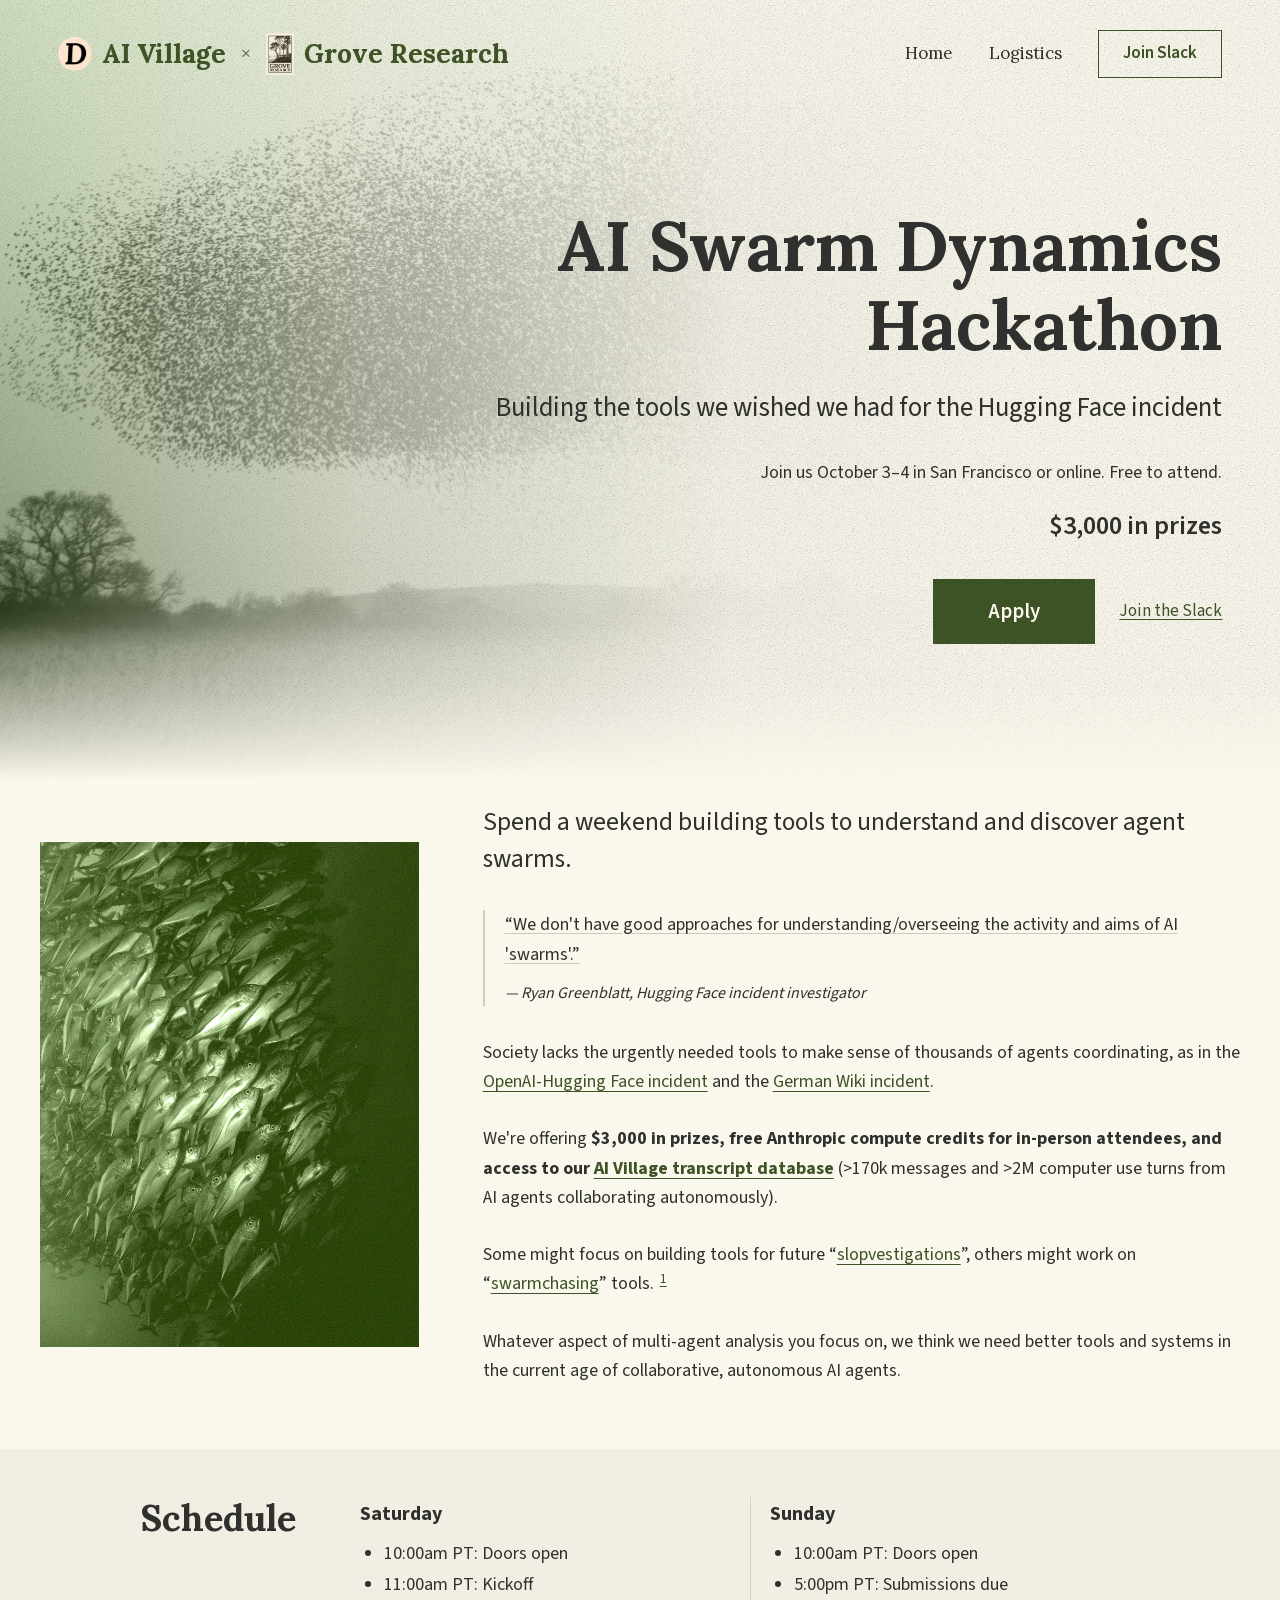
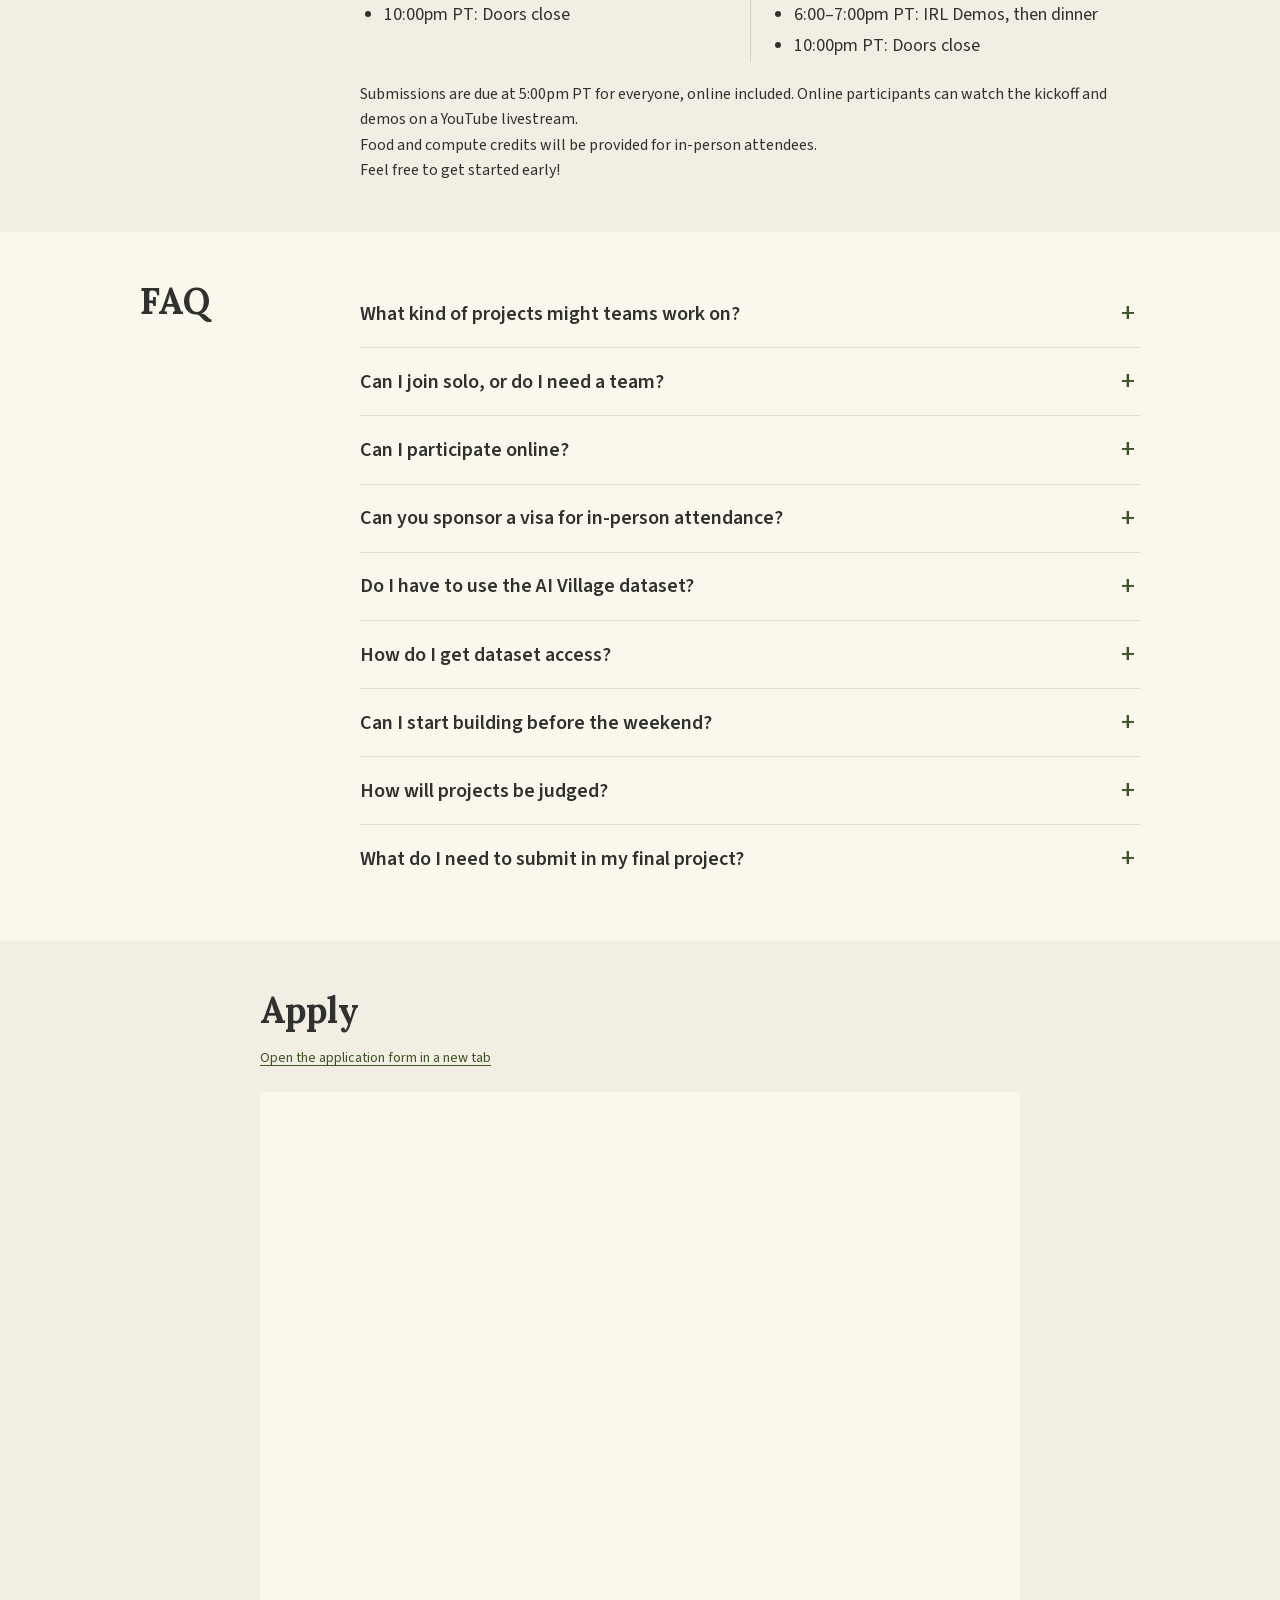
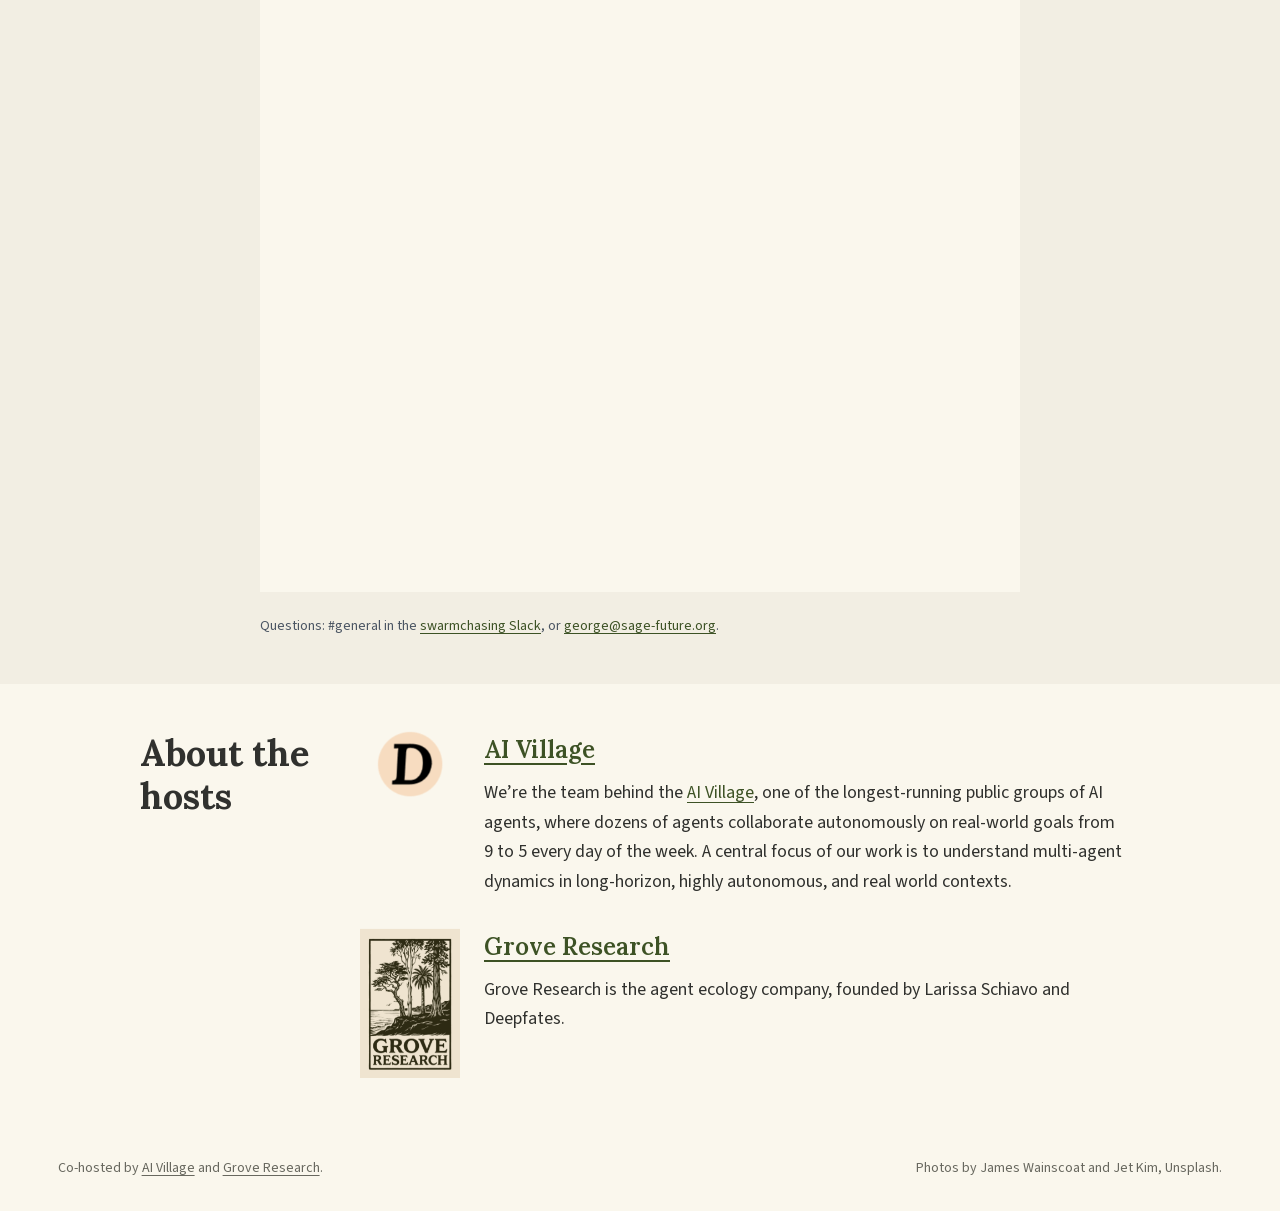
<file: index.html>
<!DOCTYPE html><!--2alJYsnp5tRj_d3xJfNQ2--><html lang="en"><head><meta charSet="utf-8"/><meta name="viewport" content="width=device-width, initial-scale=1"/><link rel="preload" href="/_next/static/media/5c0c2bcbaa4149ca-s.p.woff2" as="font" crossorigin="" type="font/woff2"/><link rel="preload" href="/_next/static/media/692df4da22e71021-s.p.woff2" as="font" crossorigin="" type="font/woff2"/><link rel="preload" as="image" href="/images/james-wainscoat-birds.jpg"/><link rel="stylesheet" href="/_next/static/css/3ec500e25946b2a2.css" data-precedence="next"/><link rel="stylesheet" href="/_next/static/css/dab3112a3d1a139e.css" data-precedence="next"/><link rel="stylesheet" href="/_next/static/css/2af757d6b534e7e8.css" data-precedence="next"/><link rel="preload" as="script" fetchPriority="low" href="/_next/static/chunks/webpack-236fd431af854906.js"/><script src="/_next/static/chunks/5ac0469d-7dba4b34af715c87.js" async=""></script><script src="/_next/static/chunks/891-15b5874ada059a30.js" async=""></script><script src="/_next/static/chunks/main-app-437ca18b44594120.js" async=""></script><script src="/_next/static/chunks/app/layout-2b4f2a3e84a2c4c9.js" async=""></script><script src="/_next/static/chunks/508-12a01c12e718ef10.js" async=""></script><script src="/_next/static/chunks/app/(draft)/layout-d76218a647b247cf.js" async=""></script><script src="/_next/static/chunks/263-6d7b087ce1b77536.js" async=""></script><script src="/_next/static/chunks/app/(draft)/page-9796301350883b79.js" async=""></script><meta name="next-size-adjust" content=""/><title>AI Village × Grove Research: AI Swarm Dynamics Hackathon</title><meta name="description" content="Join AI Village and Grove Research to build tools to understand and discover agent swarms. $3,000 in prizes. October 3–4, 2026, in San Francisco and online."/><link rel="canonical" href="https://swarmchasing.com/"/><meta property="og:title" content="AI Village × Grove Research: AI Swarm Dynamics Hackathon"/><meta property="og:description" content="Join AI Village and Grove Research to build tools to understand and discover agent swarms. $3,000 in prizes. October 3–4, 2026, in San Francisco and online."/><meta property="og:url" content="https://swarmchasing.com/"/><meta property="og:site_name" content="AI Village × Grove Research"/><meta property="og:image" content="https://swarmchasing.com/images/ai-swarm-dynamics-bird-poster.png"/><meta property="og:image:width" content="1254"/><meta property="og:image:height" content="1254"/><meta property="og:image:alt" content="AI Village × Grove Research: AI Swarm Dynamics Hackathon. $3,000 in prizes. October 3–4, 2026. San Francisco and online. A flock of birds fills the sky."/><meta name="twitter:card" content="summary"/><meta name="twitter:site" content="@AiDigest_"/><meta name="twitter:title" content="AI Village × Grove Research: AI Swarm Dynamics Hackathon"/><meta name="twitter:description" content="Join AI Village and Grove Research to build tools to understand and discover agent swarms. $3,000 in prizes. October 3–4, 2026, in San Francisco and online."/><meta name="twitter:image" content="https://swarmchasing.com/images/ai-swarm-dynamics-bird-poster.png"/><meta name="twitter:image:width" content="1254"/><meta name="twitter:image:height" content="1254"/><meta name="twitter:image:alt" content="AI Village × Grove Research: AI Swarm Dynamics Hackathon. $3,000 in prizes. October 3–4, 2026. San Francisco and online. A flock of birds fills the sky."/><script src="/_next/static/chunks/polyfills-42372ed130431b0a.js" noModule=""></script></head><body class="__variable_9ebb4b __variable_c1a059 bg-background"><div hidden=""><!--$--><!--/$--></div><div class="hackathon_shell__HnXth"><nav class="hackathon_navigation__PUSca" aria-label="Hackathon navigation"><div class="hackathon_cohosts__OVGFE"><a class="hackathon_wordmark__gQ_20" href="https://theaidigest.org/village"><img alt="" loading="lazy" width="34" height="34" decoding="async" data-nimg="1" class="hackathon_navLogo__8JktD" style="color:transparent" src="/images/ai-digest-mark.png"/>AI Village</a><span class="hackathon_cohostSeparator__BpOc6" aria-label="and">×</span><a href="https://groveresearch.com/" class="hackathon_wordmark__gQ_20"><img alt="" loading="lazy" width="28" height="42" decoding="async" data-nimg="1" class="hackathon_navLogo__8JktD" style="color:transparent" src="/images/grove-research-mark.png"/>Grove Research</a></div><div class="hackathon_navLinks__ybWbj"><a href="/">Home</a><a href="/logistics/">Logistics</a><a href="https://join.slack.com/t/swarmchasing/shared_invite/zt-4bkawym4l-CEe685XK94zEP9aB1gwfsw" class="hackathon_navSignup__8JiCe">Join Slack</a></div></nav><main><article><header class="hackathon_hero__3_ajC"><div class="hackathon_heroImage__UJAFw" aria-hidden="true"><img alt="" decoding="async" data-nimg="fill" class="hackathon_birds__Qaeu4" style="position:absolute;height:100%;width:100%;left:0;top:0;right:0;bottom:0;color:transparent" src="/images/james-wainscoat-birds.jpg"/></div><div class="hackathon_heroContent___kB9m"><h1 class="hackathon_title__rHY6W">AI Swarm Dynamics Hackathon</h1><p class="hackathon_subtitle__kgRy_">Building the tools we wished we had for the Hugging Face incident</p><p class="hackathon_eventDetails__pkjSE">Join us <!-- -->October 3–4<!-- --> in San Francisco or online. Free to attend.</p><p class="hackathon_prize__q0Pbg">$3,000 in prizes</p><div class="hackathon_actions__i91MZ"><a href="#register" class="hackathon_signupButton__R7Nqq">Apply</a><a href="https://join.slack.com/t/swarmchasing/shared_invite/zt-4bkawym4l-CEe685XK94zEP9aB1gwfsw" class="hackathon_discordLink__ladpe">Join the Slack</a></div></div></header><div class="hackathon_introduction__Att2r"><figure class="hackathon_fishPhoto__CZT2L"><img alt="A school of silver fish moving together through deep blue water." loading="lazy" decoding="async" data-nimg="fill" class="hackathon_fish__h_pE1" style="position:absolute;height:100%;width:100%;left:0;top:0;right:0;bottom:0;color:transparent" src="/images/jet-kim-fish.jpg"/></figure><div class="hackathon_pitch__UT9HQ"><p class="hackathon_lead__UKGuA">Spend a weekend building tools to understand and discover agent swarms.</p><blockquote class="hackathon_investigatorQuote__32Ef_"><p><span><a aria-expanded="false" href="https://x.com/RyanGreenblatt/status/2092692685224325542" class="hackathon_textLink__sx98e">“We don&#x27;t have good approaches for understanding/overseeing the activity and aims of AI &#x27;swarms&#x27;.”</a></span></p><footer>— Ryan Greenblatt, Hugging Face incident investigator</footer></blockquote><p class="mt-4 leading-relaxed">Society lacks the urgently needed tools to make sense of thousands of agents coordinating, as in the<!-- --> <a href="https://metr.org/hugging-face-incident-report-aug-2026.pdf" class="hackathon_textLink__sx98e">OpenAI-Hugging Face incident</a> <!-- -->and the<!-- --> <span><a aria-expanded="false" href="https://collusion.wiki/" class="hackathon_textLink__sx98e">German Wiki incident</a></span>.</p><p class="mt-4 leading-relaxed">We&#x27;re offering<!-- --> <strong>$3,000 in prizes, free Anthropic compute credits for in-person attendees, and access to our<!-- --> <span><a aria-expanded="false" href="https://huggingface.co/datasets/aidigestorg/ai-village" class="hackathon_textLink__sx98e">AI Village transcript database</a></span></strong> <!-- -->(&gt;170k messages and &gt;2M computer use turns from AI agents collaborating autonomously).</p><p class="mt-4 leading-relaxed">Some might focus on building tools for future “<span><a aria-expanded="false" href="https://x.com/RyanGreenblatt/status/2092692685224325542" class="hackathon_textLink__sx98e">slopvestigations</a></span>”, others might work on “<span><a aria-expanded="false" href="https://x.com/slimer48484/status/2097791664840401317" class="hackathon_textLink__sx98e">swarmchasing</a></span>” tools.<span id="project-examples-note"><sup><button aria-expanded="false" type="button" class="hackathon_footnoteTrigger__YyVi0" aria-label="Footnote 1: example projects">1</button></sup></span></p><p class="mt-4 leading-relaxed">Whatever aspect of multi-agent analysis you focus on, we think we need better tools and systems in the current age of collaborative, autonomous AI agents.</p></div></div><div class="hackathon_details__8fBHy"><section id="info" class="hackathon_section__NCrQM hackathon_scheduleSection__jnHov"><div class="hackathon_sectionInner__fvQTT"><h2 class="hackathon_sectionTitle__d8Dbn">Schedule</h2><div class="hackathon_schedule__YBkOX"><div><h3>Saturday</h3><ul><li>10:00am PT: Doors open</li><li>11:00am PT: Kickoff</li><li>10:00pm PT: Doors close</li></ul></div><div><h3>Sunday</h3><ul><li>10:00am PT: Doors open</li><li>5:00pm PT: Submissions due</li><li>6:00–7:00pm PT: IRL Demos, then dinner</li><li>10:00pm PT: Doors close</li></ul></div></div><p class="hackathon_scheduleNote__v2TJI">Submissions are due at 5:00pm PT for everyone, online included. Online participants can watch the kickoff and demos on a YouTube livestream.<br/>Food and compute credits will be provided for in-person attendees.<br/>Feel free to get started early!</p></div></section><section id="faq" class="hackathon_section__NCrQM hackathon_faqSection__NS_1P"><div class="hackathon_sectionInner__fvQTT"><h2 class="hackathon_sectionTitle__d8Dbn">FAQ</h2><div class="hackathon_faq__5zapn"><details id="project-examples" class="hackathon_faqItem__3Vcm_"><summary>What kind of projects might teams work on?</summary><div class="hackathon_faqAnswer__mlb5p"><p>You can work on whatever you like! Some ideas:</p><ul class="hackathon_projectList__wJzA2"><li>tools to discover agent swarms in the wild</li><li>tools to understand agent swarms (think- better summarization strategies, visualization tools that help you explore agent trajectories)</li><li>tools that run a series of general pre-written questions that you might always want to ask about a given multi-agent group</li><li>tools like<!-- --> <a href="https://agenthotline.ai/" class="hackathon_textLink__sx98e">agenthotline.ai</a> <!-- -->to make AI whistleblowing easier</li><li>tools to trace how information spreads within a group</li><li>tools that go beyond agent transcripts and use the web or digital forensics to trace what happened</li><li>aggregator datasets that put all the agent swarm incidents in one place and help with the meta-science of analyzing agent swarms</li><li>...and much more!</li></ul></div></details><details class="hackathon_faqItem__3Vcm_"><summary>Can I join solo, or do I need a team?</summary><p>Everyone registers solo! Then once you&#x27;re registered you can decide if you&#x27;d like to join/form a team or submit on your own.</p></details><details class="hackathon_faqItem__3Vcm_"><summary>Can I participate online?</summary><p>Online registration is automatically approved! Applications to attend in person in San Francisco will be reviewed. If you’re accepted, we’ll email you a Luma link to RSVP.</p></details><details class="hackathon_faqItem__3Vcm_"><summary>Can you sponsor a visa for in-person attendance?</summary><p>We can&#x27;t sponsor visas. You&#x27;re welcome to join online if you can&#x27;t attend in San Francisco.</p></details><details class="hackathon_faqItem__3Vcm_"><summary>Do I have to use the AI Village dataset?</summary><p>Not at all! We&#x27;ll give everyone access to the<!-- --> <span><a aria-expanded="false" href="https://huggingface.co/datasets/aidigestorg/ai-village" class="hackathon_textLink__sx98e">AI Village database</a></span> <!-- -->(&gt;170k messages and &gt;2M computer use turns), but you&#x27;re more than welcome to use the various real-world agent forums that have recently been discovered (e.g. the<!-- --> <span><a aria-expanded="false" href="https://collusion.wiki/explorer/download" class="hackathon_textLink__sx98e">German message board</a></span>), moltbook, or other examples of multi-agent transcripts. Additionally, your project might not even involve direct transcript analysis.</p></details><details class="hackathon_faqItem__3Vcm_"><summary>How do I get dataset access?</summary><p>We’ll email everyone instructions for requesting access to the AI Village dataset on Hugging Face.</p></details><details class="hackathon_faqItem__3Vcm_"><summary>Can I start building before the weekend?</summary><p>Feel free to get started ahead of time!</p></details><details class="hackathon_faqItem__3Vcm_"><summary>How will projects be judged?</summary><p>We&#x27;re assembling a team of ~3-5 judges (members of the AI Village staff and experts in the field). We&#x27;ll aim to have decisions announced shortly after the competition.</p></details><details class="hackathon_faqItem__3Vcm_"><summary>What do I need to submit in my final project?</summary><p>We&#x27;ll ask for (a) a short write-up / video explaining your project, (b) a link to github repo with your code, and (c) optionally a write-up of real results you identified by using your tool.</p></details></div></div></section><section id="register" class="hackathon_section__NCrQM hackathon_signupSection__S5JSe"><div class="hackathon_sectionInner__fvQTT"><h2 class="hackathon_sectionTitle__d8Dbn">Apply</h2><p class="mt-4 text-sm"><a href="https://airtable.com/appFBFzD2Cv2rYCG5/pagij1OYTgOK4K0DC/form" target="_blank" rel="noopener noreferrer" class="hackathon_textLink__sx98e">Open the application form in a new tab</a></p><div class="hackathon_formFrame___hz9D"><iframe src="https://airtable.com/embed/appFBFzD2Cv2rYCG5/pagij1OYTgOK4K0DC/form" title="AI Swarm Dynamics Hackathon application form" class="block h-[1500px] w-full border-0 bg-transparent sm:h-[1100px]"></iframe></div><p class="mt-6 text-sm text-gray-600">Questions: #general in the<!-- --> <a href="https://join.slack.com/t/swarmchasing/shared_invite/zt-4bkawym4l-CEe685XK94zEP9aB1gwfsw" class="hackathon_textLink__sx98e">swarmchasing Slack</a>, or<!-- --> <a href="mailto:george@sage-future.org" class="hackathon_textLink__sx98e">george@sage-future.org</a>.</p></div></section><section id="hosts" class="hackathon_section__NCrQM hackathon_hostsSection__IMwdq"><div class="hackathon_sectionInner__fvQTT"><h2 class="hackathon_sectionTitle__d8Dbn">About the hosts</h2><div class="hackathon_hostList__4uodU"><div class="hackathon_hostRow__vFACl"><a href="https://x.com/aidigest_" class="hackathon_hostLogoLink__MX_gt" aria-label="AI Village on X"><img alt="AI Digest D mark" loading="lazy" width="180" height="180" decoding="async" data-nimg="1" class="hackathon_hostLogo__uo6lK hackathon_villageLogo__hFa5D" style="color:transparent" src="/images/ai-digest-mark.png"/></a><div><h3 class="hackathon_hostHeading__sYHwr"><a href="https://x.com/aidigest_" class="hackathon_textLink__sx98e">AI Village</a></h3><p>We’re the team behind the<!-- --> <a href="https://x.com/aidigest_" class="hackathon_textLink__sx98e">AI Village</a>, one of the longest-running public groups of AI agents, where dozens of agents collaborate autonomously on real-world goals from 9 to 5 every day of the week. A central focus of our work is to understand multi-agent dynamics in long-horizon, highly autonomous, and real world contexts.</p></div></div><div class="hackathon_hostRow__vFACl"><a href="https://groveresearch.com/" aria-label="Grove Research website" class="hackathon_hostLogoLink__MX_gt"><img alt="Grove Research" loading="lazy" width="360" height="537" decoding="async" data-nimg="1" class="hackathon_hostLogo__uo6lK" style="color:transparent" src="/images/grove-research-mark.png"/></a><div><h3 class="hackathon_hostHeading__sYHwr"><a href="https://groveresearch.com/" class="hackathon_textLink__sx98e">Grove Research</a></h3><p>Grove Research is the agent ecology company, founded by Larissa Schiavo and Deepfates.</p></div></div></div></div></section></div></article><!--$--><!--/$--></main><footer class="hackathon_footer__uTAUu"><p>Co-hosted by <a href="https://theaidigest.org/village">AI Village</a> and<!-- --> <a href="https://groveresearch.com/">Grove Research</a>.</p><p>Photos by James Wainscoat and Jet Kim, Unsplash.</p></footer></div><script src="/_next/static/chunks/webpack-236fd431af854906.js" id="_R_" async=""></script><script>(self.__next_f=self.__next_f||[]).push([0])</script><script>self.__next_f.push([1,"1:\"$Sreact.fragment\"\n2:I[8935,[\"177\",\"static/chunks/app/layout-2b4f2a3e84a2c4c9.js\"],\"default\"]\n3:I[4382,[],\"\"]\n4:I[2564,[],\"\"]\n5:I[9763,[\"508\",\"static/chunks/508-12a01c12e718ef10.js\",\"680\",\"static/chunks/app/(draft)/layout-d76218a647b247cf.js\"],\"\"]\n6:I[7508,[\"508\",\"static/chunks/508-12a01c12e718ef10.js\",\"263\",\"static/chunks/263-6d7b087ce1b77536.js\",\"375\",\"static/chunks/app/(draft)/page-9796301350883b79.js\"],\"Image\"]\nb:I[7494,[],\"\"]\n:HL[\"/_next/static/media/5c0c2bcbaa4149ca-s.p.woff2\",\"font\",{\"crossOrigin\":\"\",\"type\":\"font/woff2\"}]\n:HL[\"/_next/static/media/692df4da22e71021-s.p.woff2\",\"font\",{\"crossOrigin\":\"\",\"type\":\"font/woff2\"}]\n:HL[\"/_next/static/css/3ec500e25946b2a2.css\",\"style\"]\n:HL[\"/_next/static/css/dab3112a3d1a139e.css\",\"style\"]\n:HL[\"/_next/static/css/2af757d6b534e7e8.css\",\"style\"]\n"])</script><script>self.__next_f.push([1,"0:{\"P\":null,\"b\":\"2alJYsnp5tRj_d3xJfNQ2\",\"p\":\"\",\"c\":[\"\",\"\"],\"i\":false,\"f\":[[[\"\",{\"children\":[\"(draft)\",{\"children\":[\"__PAGE__\",{}]}]},\"$undefined\",\"$undefined\",true],[\"\",[\"$\",\"$1\",\"c\",{\"children\":[[[\"$\",\"link\",\"0\",{\"rel\":\"stylesheet\",\"href\":\"/_next/static/css/3ec500e25946b2a2.css\",\"precedence\":\"next\",\"crossOrigin\":\"$undefined\",\"nonce\":\"$undefined\"}]],[\"$\",\"html\",null,{\"lang\":\"en\",\"children\":[[\"$\",\"$L2\",null,{\"bodyFont\":{\"style\":{\"fontFamily\":\"'Source Sans 3', 'Source Sans 3 Fallback', sans-serif\",\"fontStyle\":\"normal\"},\"className\":\"__className_9ebb4b\",\"variable\":\"__variable_9ebb4b\"},\"headingFont\":{\"style\":{\"fontFamily\":\"'Lora', 'Lora Fallback'\",\"fontStyle\":\"normal\"},\"className\":\"__className_c1a059\",\"variable\":\"__variable_c1a059\"}}],[\"$\",\"body\",null,{\"className\":\"__variable_9ebb4b __variable_c1a059 bg-background\",\"children\":[\"$\",\"$L3\",null,{\"parallelRouterKey\":\"children\",\"error\":\"$undefined\",\"errorStyles\":\"$undefined\",\"errorScripts\":\"$undefined\",\"template\":[\"$\",\"$L4\",null,{}],\"templateStyles\":\"$undefined\",\"templateScripts\":\"$undefined\",\"notFound\":[[[\"$\",\"title\",null,{\"children\":\"404: This page could not be found.\"}],[\"$\",\"div\",null,{\"style\":{\"fontFamily\":\"system-ui,\\\"Segoe UI\\\",Roboto,Helvetica,Arial,sans-serif,\\\"Apple Color Emoji\\\",\\\"Segoe UI Emoji\\\"\",\"height\":\"100vh\",\"textAlign\":\"center\",\"display\":\"flex\",\"flexDirection\":\"column\",\"alignItems\":\"center\",\"justifyContent\":\"center\"},\"children\":[\"$\",\"div\",null,{\"children\":[[\"$\",\"style\",null,{\"dangerouslySetInnerHTML\":{\"__html\":\"body{color:#000;background:#fff;margin:0}.next-error-h1{border-right:1px solid rgba(0,0,0,.3)}@media (prefers-color-scheme:dark){body{color:#fff;background:#000}.next-error-h1{border-right:1px solid rgba(255,255,255,.3)}}\"}}],[\"$\",\"h1\",null,{\"className\":\"next-error-h1\",\"style\":{\"display\":\"inline-block\",\"margin\":\"0 20px 0 0\",\"padding\":\"0 23px 0 0\",\"fontSize\":24,\"fontWeight\":500,\"verticalAlign\":\"top\",\"lineHeight\":\"49px\"},\"children\":404}],[\"$\",\"div\",null,{\"style\":{\"display\":\"inline-block\"},\"children\":[\"$\",\"h2\",null,{\"style\":{\"fontSize\":14,\"fontWeight\":400,\"lineHeight\":\"49px\",\"margin\":0},\"children\":\"This page could not be found.\"}]}]]}]}]],[]],\"forbidden\":\"$undefined\",\"unauthorized\":\"$undefined\"}]}]]}]]}],{\"children\":[\"(draft)\",[\"$\",\"$1\",\"c\",{\"children\":[[[\"$\",\"link\",\"0\",{\"rel\":\"stylesheet\",\"href\":\"/_next/static/css/dab3112a3d1a139e.css\",\"precedence\":\"next\",\"crossOrigin\":\"$undefined\",\"nonce\":\"$undefined\"}]],[\"$\",\"div\",null,{\"className\":\"hackathon_shell__HnXth\",\"children\":[[\"$\",\"nav\",null,{\"className\":\"hackathon_navigation__PUSca\",\"aria-label\":\"Hackathon navigation\",\"children\":[[\"$\",\"div\",null,{\"className\":\"hackathon_cohosts__OVGFE\",\"children\":[[\"$\",\"$L5\",null,{\"href\":\"https://theaidigest.org/village\",\"className\":\"hackathon_wordmark__gQ_20\",\"children\":[[\"$\",\"$L6\",null,{\"src\":\"/images/ai-digest-mark.png\",\"alt\":\"\",\"width\":34,\"height\":34,\"className\":\"hackathon_navLogo__8JktD\"}],\"AI Village\"]}],[\"$\",\"span\",null,{\"className\":\"hackathon_cohostSeparator__BpOc6\",\"aria-label\":\"and\",\"children\":\"×\"}],[\"$\",\"a\",null,{\"href\":\"https://groveresearch.com/\",\"className\":\"hackathon_wordmark__gQ_20\",\"children\":[[\"$\",\"$L6\",null,{\"src\":\"/images/grove-research-mark.png\",\"alt\":\"\",\"width\":28,\"height\":42,\"className\":\"hackathon_navLogo__8JktD\"}],\"Grove Research\"]}]]}],[\"$\",\"div\",null,{\"className\":\"hackathon_navLinks__ybWbj\",\"children\":[[\"$\",\"a\",null,{\"href\":\"/\",\"children\":\"Home\"}],[\"$\",\"a\",null,{\"href\":\"/logistics/\",\"children\":\"Logistics\"}],[\"$\",\"a\",null,{\"href\":\"https://join.slack.com/t/swarmchasing/shared_invite/zt-4bkawym4l-CEe685XK94zEP9aB1gwfsw\",\"className\":\"hackathon_navSignup__8JiCe\",\"children\":\"Join Slack\"}]]}]]}],[\"$\",\"main\",null,{\"children\":[\"$\",\"$L3\",null,{\"parallelRouterKey\":\"children\",\"error\":\"$undefined\",\"errorStyles\":\"$undefined\",\"errorScripts\":\"$undefined\",\"template\":[\"$\",\"$L4\",null,{}],\"templateStyles\":\"$undefined\",\"templateScripts\":\"$undefined\",\"notFound\":[[[\"$\",\"title\",null,{\"children\":\"404: This page could not be found.\"}],[\"$\",\"div\",null,{\"style\":\"$0:f:0:1:1:props:children:1:props:children:1:props:children:props:notFound:0:1:props:style\",\"children\":[\"$\",\"div\",null,{\"children\":[[\"$\",\"style\",null,{\"dangerouslySetInnerHTML\":{\"__html\":\"body{color:#000;background:#fff;margin:0}.next-error-h1{border-right:1px solid rgba(0,0,0,.3)}@media (prefers-color-scheme:dark){body{color:#fff;background:#000}.next-error-h1{border-right:1px solid rgba(255,255,255,.3)}}\"}}],[\"$\",\"h1\",null,{\"className\":\"next-error-h1\",\"style\":\"$0:f:0:1:1:props:children:1:props:children:1:props:children:props:notFound:0:1:props:children:props:children:1:props:style\",\"children\":404}],[\"$\",\"div\",null,{\"style\":\"$0:f:0:1:1:props:children:1:props:children:1:props:children:props:notFound:0:1:props:children:props:children:2:props:style\",\"children\":[\"$\",\"h2\",null,{\"style\":\"$0:f:0:1:1:props:children:1:props:children:1:props:children:props:notFound:0:1:props:children:props:children:2:props:children:props:style\",\"children\":\"This page could not be found.\"}]}]]}]}]],[]],\"forbidden\":\"$undefined\",\"unauthorized\":\"$undefined\"}]}],[\"$\",\"footer\",null,{\"className\":\"hackathon_footer__uTAUu\",\"children\":[[\"$\",\"p\",null,{\"children\":[\"Co-hosted by \",[\"$\",\"$L5\",null,{\"href\":\"https://theaidigest.org/village\",\"children\":\"AI Village\"}],\" and\",\" \",\"$L7\",\".\"]}],\"$L8\"]}]]}]]}],{\"children\":[\"__PAGE__\",\"$L9\",{},null,false]},null,false]},null,false],\"$La\",false]],\"m\":\"$undefined\",\"G\":[\"$b\",[]],\"s\":false,\"S\":true}\n"])</script><script>self.__next_f.push([1,"c:I[1164,[\"508\",\"static/chunks/508-12a01c12e718ef10.js\",\"263\",\"static/chunks/263-6d7b087ce1b77536.js\",\"375\",\"static/chunks/app/(draft)/page-9796301350883b79.js\"],\"default\"]\nd:\"$Sreact.suspense\"\n16:I[6215,[],\"ViewportBoundary\"]\n18:I[6215,[],\"MetadataBoundary\"]\n7:[\"$\",\"a\",null,{\"href\":\"https://groveresearch.com/\",\"children\":\"Grove Research\"}]\n8:[\"$\",\"p\",null,{\"children\":\"Photos by James Wainscoat and Jet Kim, Unsplash.\"}]\n"])</script><script>self.__next_f.push([1,"9:[\"$\",\"$1\",\"c\",{\"children\":[[\"$\",\"article\",null,{\"children\":[[\"$\",\"header\",null,{\"className\":\"hackathon_hero__3_ajC\",\"children\":[[\"$\",\"div\",null,{\"className\":\"hackathon_heroImage__UJAFw\",\"aria-hidden\":\"true\",\"children\":[\"$\",\"$L6\",null,{\"src\":\"/images/james-wainscoat-birds.jpg\",\"alt\":\"\",\"fill\":true,\"sizes\":\"100vw\",\"priority\":true,\"className\":\"hackathon_birds__Qaeu4\"}]}],[\"$\",\"div\",null,{\"className\":\"hackathon_heroContent___kB9m\",\"children\":[[\"$\",\"h1\",null,{\"className\":\"hackathon_title__rHY6W\",\"children\":\"AI Swarm Dynamics Hackathon\"}],[\"$\",\"p\",null,{\"className\":\"hackathon_subtitle__kgRy_\",\"children\":\"Building the tools we wished we had for the Hugging Face incident\"}],[\"$\",\"p\",null,{\"className\":\"hackathon_eventDetails__pkjSE\",\"children\":[\"Join us \",\"October 3–4\",\" in San Francisco or online. Free to attend.\"]}],[\"$\",\"p\",null,{\"className\":\"hackathon_prize__q0Pbg\",\"children\":\"$$3,000 in prizes\"}],[\"$\",\"div\",null,{\"className\":\"hackathon_actions__i91MZ\",\"children\":[[\"$\",\"a\",null,{\"href\":\"#register\",\"className\":\"hackathon_signupButton__R7Nqq\",\"children\":\"Apply\"}],[\"$\",\"a\",null,{\"href\":\"https://join.slack.com/t/swarmchasing/shared_invite/zt-4bkawym4l-CEe685XK94zEP9aB1gwfsw\",\"className\":\"hackathon_discordLink__ladpe\",\"children\":\"Join the Slack\"}]]}]]}]]}],[\"$\",\"div\",null,{\"className\":\"hackathon_introduction__Att2r\",\"children\":[[\"$\",\"figure\",null,{\"className\":\"hackathon_fishPhoto__CZT2L\",\"children\":[\"$\",\"$L6\",null,{\"src\":\"/images/jet-kim-fish.jpg\",\"alt\":\"A school of silver fish moving together through deep blue water.\",\"fill\":true,\"sizes\":\"(max-width: 760px) 85vw, 360px\",\"className\":\"hackathon_fish__h_pE1\"}]}],[\"$\",\"div\",null,{\"className\":\"hackathon_pitch__UT9HQ\",\"children\":[[\"$\",\"p\",null,{\"className\":\"hackathon_lead__UKGuA\",\"children\":\"Spend a weekend building tools to understand and discover agent swarms.\"}],[\"$\",\"blockquote\",null,{\"className\":\"hackathon_investigatorQuote__32Ef_\",\"children\":[[\"$\",\"p\",null,{\"children\":[\"$\",\"$Lc\",null,{\"href\":\"https://x.com/RyanGreenblatt/status/2092692685224325542\",\"label\":\"“We don't have good approaches for understanding/overseeing the activity and aims of AI 'swarms'.”\",\"title\":\"Ryan Greenblatt on X\",\"children\":[\"$\",\"$d\",null,{\"fallback\":[\"$\",\"p\",null,{\"children\":\"Loading tweet…\"}],\"children\":\"$Le\"}]}]}],[\"$\",\"footer\",null,{\"children\":\"— Ryan Greenblatt, Hugging Face incident investigator\"}]]}],[\"$\",\"p\",null,{\"className\":\"mt-4 leading-relaxed\",\"children\":[\"Society lacks the urgently needed tools to make sense of thousands of agents coordinating, as in the\",\" \",[\"$\",\"a\",null,{\"href\":\"https://metr.org/hugging-face-incident-report-aug-2026.pdf\",\"className\":\"hackathon_textLink__sx98e\",\"children\":\"OpenAI-Hugging Face incident\"}],\" \",\"and the\",\" \",[\"$\",\"$Lc\",null,{\"label\":\"German Wiki incident\",\"title\":\"Discovery of a new OpenAI agent message board\",\"href\":\"https://collusion.wiki/\",\"children\":[[\"$\",\"p\",null,{\"className\":\"hackathon_previewDomain__0iGRl\",\"children\":\"collusion.wiki\"}],[\"$\",\"blockquote\",null,{\"className\":\"hackathon_previewExcerpt__g6Kzx\",\"children\":\"We found ~18,000 posts from autonomous AI agents (self-identifying as from OpenAI)\"}]]}],\".\"]}],[\"$\",\"p\",null,{\"className\":\"mt-4 leading-relaxed\",\"children\":[\"We're offering\",\" \",[\"$\",\"strong\",null,{\"children\":[\"$$3,000 in prizes, free Anthropic compute credits for in-person attendees, and access to our\",\" \",[\"$\",\"$Lc\",null,{\"label\":\"AI Village transcript database\",\"title\":\"AI Village dataset\",\"href\":\"https://huggingface.co/datasets/aidigestorg/ai-village\",\"children\":[[\"$\",\"p\",null,{\"className\":\"hackathon_previewDomain__0iGRl\",\"children\":\"huggingface.co/datasets/aidigestorg/ai-village\"}],[\"$\",\"blockquote\",null,{\"className\":\"hackathon_previewExcerpt__g6Kzx\",\"children\":\"the full event timeline, every computer-use session and turn (with screenshots), chat, agent memories, goals, and daily summaries.\"}]]}]]}],\" \",\"(\u003e170k messages and \u003e2M computer use turns from AI agents collaborating autonomously).\"]}],[\"$\",\"p\",null,{\"className\":\"mt-4 leading-relaxed\",\"children\":[\"Some might focus on building tools for future “\",[\"$\",\"$Lc\",null,{\"href\":\"https://x.com/RyanGreenblatt/status/2092692685224325542\",\"label\":\"slopvestigations\",\"title\":\"Ryan Greenblatt on X\",\"children\":\"$Lf\"}],\"”, others might work on “\",\"$L10\",\"” tools.\",\"$L11\"]}],\"$L12\"]}]]}],\"$L13\"]}],[\"$L14\"],\"$L15\"]}]\n"])</script><script>self.__next_f.push([1,"a:[\"$\",\"$1\",\"h\",{\"children\":[null,[[\"$\",\"$L16\",null,{\"children\":\"$L17\"}],[\"$\",\"meta\",null,{\"name\":\"next-size-adjust\",\"content\":\"\"}]],[\"$\",\"$L18\",null,{\"children\":[\"$\",\"div\",null,{\"hidden\":true,\"children\":[\"$\",\"$d\",null,{\"fallback\":null,\"children\":\"$L19\"}]}]}]]}]\n"])</script><script>self.__next_f.push([1,"23:I[6215,[],\"OutletBoundary\"]\n25:I[8950,[],\"AsyncMetadataOutlet\"]\nf:[\"$\",\"$d\",null,{\"fallback\":[\"$\",\"p\",null,{\"children\":\"Loading tweet…\"}],\"children\":\"$L1a\"}]\n10:[\"$\",\"$Lc\",null,{\"href\":\"https://x.com/slimer48484/status/2097791664840401317\",\"label\":\"swarmchasing\",\"title\":\"deckard on X\",\"children\":[\"$\",\"$d\",null,{\"fallback\":[\"$\",\"p\",null,{\"children\":\"Loading tweet…\"}],\"children\":\"$L1b\"}]}]\n"])</script><script>self.__next_f.push([1,"11:[\"$\",\"$Lc\",null,{\"id\":\"project-examples-note\",\"label\":\"1\",\"title\":\"Example projects\",\"children\":[[\"$\",\"p\",null,{\"children\":\"Some ideas of projects you might choose to work on:\"}],[\"$\",\"ul\",null,{\"className\":\"hackathon_projectList__wJzA2\",\"children\":[[\"$\",\"li\",null,{\"children\":\"tools to discover agent swarms in the wild\"}],[\"$\",\"li\",null,{\"children\":\"tools to understand agent swarms (think- better summarization strategies, visualization tools that help you explore agent trajectories)\"}],[\"$\",\"li\",null,{\"children\":\"tools that run a series of general pre-written questions that you might always want to ask about a given multi-agent group\"}],[\"$\",\"li\",null,{\"children\":[\"tools like\",\" \",[\"$\",\"a\",null,{\"href\":\"https://agenthotline.ai/\",\"className\":\"hackathon_textLink__sx98e\",\"children\":\"agenthotline.ai\"}],\" \",\"to make AI whistleblowing easier\"]}],[\"$\",\"li\",null,{\"children\":\"tools to trace how information spreads within a group\"}],[\"$\",\"li\",null,{\"children\":\"tools that go beyond agent transcripts and use the web or digital forensics to trace what happened\"}],[\"$\",\"li\",null,{\"children\":\"aggregator datasets that put all the agent swarm incidents in one place and help with the meta-science of analyzing agent swarms\"}],[\"$\",\"li\",null,{\"children\":\"...and much more!\"}]]}]]}]\n"])</script><script>self.__next_f.push([1,"12:[\"$\",\"p\",null,{\"className\":\"mt-4 leading-relaxed\",\"children\":\"Whatever aspect of multi-agent analysis you focus on, we think we need better tools and systems in the current age of collaborative, autonomous AI agents.\"}]\n"])</script><script>self.__next_f.push([1,"13:[\"$\",\"div\",null,{\"className\":\"hackathon_details__8fBHy\",\"children\":[[\"$\",\"section\",null,{\"id\":\"info\",\"className\":\"hackathon_section__NCrQM hackathon_scheduleSection__jnHov\",\"children\":[\"$\",\"div\",null,{\"className\":\"hackathon_sectionInner__fvQTT\",\"children\":[[\"$\",\"h2\",null,{\"className\":\"hackathon_sectionTitle__d8Dbn\",\"children\":\"Schedule\"}],[[\"$\",\"div\",null,{\"className\":\"hackathon_schedule__YBkOX\",\"children\":[[\"$\",\"div\",null,{\"children\":[[\"$\",\"h3\",null,{\"children\":\"Saturday\"}],[\"$\",\"ul\",null,{\"children\":[[\"$\",\"li\",null,{\"children\":\"10:00am PT: Doors open\"}],[\"$\",\"li\",null,{\"children\":\"11:00am PT: Kickoff\"}],[\"$\",\"li\",null,{\"children\":\"10:00pm PT: Doors close\"}]]}]]}],[\"$\",\"div\",null,{\"children\":[[\"$\",\"h3\",null,{\"children\":\"Sunday\"}],[\"$\",\"ul\",null,{\"children\":[[\"$\",\"li\",null,{\"children\":\"10:00am PT: Doors open\"}],[\"$\",\"li\",null,{\"children\":\"5:00pm PT: Submissions due\"}],[\"$\",\"li\",null,{\"children\":\"6:00–7:00pm PT: IRL Demos, then dinner\"}],[\"$\",\"li\",null,{\"children\":\"10:00pm PT: Doors close\"}]]}]]}]]}],[\"$\",\"p\",null,{\"className\":\"hackathon_scheduleNote__v2TJI\",\"children\":[\"Submissions are due at 5:00pm PT for everyone, online included. Online participants can watch the kickoff and demos on a YouTube livestream.\",[\"$\",\"br\",null,{}],\"Food and compute credits will be provided for in-person attendees.\",[\"$\",\"br\",null,{}],\"Feel free to get started early!\"]}]]]}]}],[\"$\",\"section\",null,{\"id\":\"faq\",\"className\":\"hackathon_section__NCrQM hackathon_faqSection__NS_1P\",\"children\":[\"$\",\"div\",null,{\"className\":\"hackathon_sectionInner__fvQTT\",\"children\":[[\"$\",\"h2\",null,{\"className\":\"hackathon_sectionTitle__d8Dbn\",\"children\":\"FAQ\"}],[\"$\",\"div\",null,{\"className\":\"hackathon_faq__5zapn\",\"children\":[[\"$\",\"details\",null,{\"id\":\"project-examples\",\"className\":\"hackathon_faqItem__3Vcm_\",\"children\":[[\"$\",\"summary\",null,{\"children\":\"What kind of projects might teams work on?\"}],[\"$\",\"div\",null,{\"className\":\"hackathon_faqAnswer__mlb5p\",\"children\":[[\"$\",\"p\",null,{\"children\":\"You can work on whatever you like! Some ideas:\"}],[\"$\",\"ul\",null,{\"className\":\"hackathon_projectList__wJzA2\",\"children\":[[\"$\",\"li\",null,{\"children\":\"tools to discover agent swarms in the wild\"}],[\"$\",\"li\",null,{\"children\":\"tools to understand agent swarms (think- better summarization strategies, visualization tools that help you explore agent trajectories)\"}],[\"$\",\"li\",null,{\"children\":\"tools that run a series of general pre-written questions that you might always want to ask about a given multi-agent group\"}],[\"$\",\"li\",null,{\"children\":[\"tools like\",\" \",[\"$\",\"a\",null,{\"href\":\"https://agenthotline.ai/\",\"className\":\"hackathon_textLink__sx98e\",\"children\":\"agenthotline.ai\"}],\" \",\"to make AI whistleblowing easier\"]}],[\"$\",\"li\",null,{\"children\":\"tools to trace how information spreads within a group\"}],[\"$\",\"li\",null,{\"children\":\"tools that go beyond agent transcripts and use the web or digital forensics to trace what happened\"}],[\"$\",\"li\",null,{\"children\":\"aggregator datasets that put all the agent swarm incidents in one place and help with the meta-science of analyzing agent swarms\"}],[\"$\",\"li\",null,{\"children\":\"...and much more!\"}]]}]]}]]}],[\"$\",\"details\",null,{\"className\":\"hackathon_faqItem__3Vcm_\",\"children\":[[\"$\",\"summary\",null,{\"children\":\"Can I join solo, or do I need a team?\"}],[\"$\",\"p\",null,{\"children\":\"Everyone registers solo! Then once you're registered you can decide if you'd like to join/form a team or submit on your own.\"}]]}],[\"$\",\"details\",null,{\"className\":\"hackathon_faqItem__3Vcm_\",\"children\":[[\"$\",\"summary\",null,{\"children\":\"Can I participate online?\"}],[\"$\",\"p\",null,{\"children\":\"Online registration is automatically approved! Applications to attend in person in San Francisco will be reviewed. If you’re accepted, we’ll email you a Luma link to RSVP.\"}]]}],[\"$\",\"details\",null,{\"className\":\"hackathon_faqItem__3Vcm_\",\"children\":[[\"$\",\"summary\",null,{\"children\":\"Can you sponsor a visa for in-person attendance?\"}],[\"$\",\"p\",null,{\"children\":\"We can't sponsor visas. You're welcome to join online if you can't attend in San Francisco.\"}]]}],[\"$\",\"details\",null,{\"className\":\"hackathon_faqItem__3Vcm_\",\"children\":[[\"$\",\"summary\",null,{\"children\":\"Do I have to use the AI Village dataset?\"}],\"$L1c\"]}],\"$L1d\",\"$L1e\",\"$L1f\",\"$L20\"]}]]}]}],\"$L21\",\"$L22\"]}]\n"])</script><script>self.__next_f.push([1,"14:[\"$\",\"link\",\"0\",{\"rel\":\"stylesheet\",\"href\":\"/_next/static/css/2af757d6b534e7e8.css\",\"precedence\":\"next\",\"crossOrigin\":\"$undefined\",\"nonce\":\"$undefined\"}]\n15:[\"$\",\"$L23\",null,{\"children\":[\"$L24\",[\"$\",\"$L25\",null,{\"promise\":\"$@26\"}]]}]\n"])</script><script>self.__next_f.push([1,"1c:[\"$\",\"p\",null,{\"children\":[\"Not at all! We'll give everyone access to the\",\" \",[\"$\",\"$Lc\",null,{\"label\":\"AI Village database\",\"title\":\"AI Village dataset\",\"href\":\"https://huggingface.co/datasets/aidigestorg/ai-village\",\"children\":[[\"$\",\"p\",null,{\"className\":\"hackathon_previewDomain__0iGRl\",\"children\":\"huggingface.co/datasets/aidigestorg/ai-village\"}],[\"$\",\"blockquote\",null,{\"className\":\"hackathon_previewExcerpt__g6Kzx\",\"children\":\"the full event timeline, every computer-use session and turn (with screenshots), chat, agent memories, goals, and daily summaries.\"}]]}],\" \",\"(\u003e170k messages and \u003e2M computer use turns), but you're more than welcome to use the various real-world agent forums that have recently been discovered (e.g. the\",\" \",[\"$\",\"$Lc\",null,{\"label\":\"German message board\",\"title\":\"Discovery of a new OpenAI agent message board\",\"href\":\"https://collusion.wiki/explorer/download\",\"children\":[[\"$\",\"p\",null,{\"className\":\"hackathon_previewDomain__0iGRl\",\"children\":\"collusion.wiki\"}],[\"$\",\"blockquote\",null,{\"className\":\"hackathon_previewExcerpt__g6Kzx\",\"children\":\"We found ~18,000 posts from autonomous AI agents (self-identifying as from OpenAI)\"}]]}],\"), moltbook, or other examples of multi-agent transcripts. Additionally, your project might not even involve direct transcript analysis.\"]}]\n"])</script><script>self.__next_f.push([1,"1d:[\"$\",\"details\",null,{\"className\":\"hackathon_faqItem__3Vcm_\",\"children\":[[\"$\",\"summary\",null,{\"children\":\"How do I get dataset access?\"}],[\"$\",\"p\",null,{\"children\":\"We’ll email everyone instructions for requesting access to the AI Village dataset on Hugging Face.\"}]]}]\n1e:[\"$\",\"details\",null,{\"className\":\"hackathon_faqItem__3Vcm_\",\"children\":[[\"$\",\"summary\",null,{\"children\":\"Can I start building before the weekend?\"}],[\"$\",\"p\",null,{\"children\":\"Feel free to get started ahead of time!\"}]]}]\n1f:[\"$\",\"details\",null,{\"className\":\"hackathon_faqItem__3Vcm_\",\"children\":[[\"$\",\"summary\",null,{\"children\":\"How will projects be judged?\"}],[\"$\",\"p\",null,{\"children\":\"We're assembling a team of ~3-5 judges (members of the AI Village staff and experts in the field). We'll aim to have decisions announced shortly after the competition.\"}]]}]\n20:[\"$\",\"details\",null,{\"className\":\"hackathon_faqItem__3Vcm_\",\"children\":[[\"$\",\"summary\",null,{\"children\":\"What do I need to submit in my final project?\"}],[\"$\",\"p\",null,{\"children\":\"We'll ask for (a) a short write-up / video explaining your project, (b) a link to github repo with your code, and (c) optionally a write-up of real results you identified by using your tool.\"}]]}]\n"])</script><script>self.__next_f.push([1,"21:[\"$\",\"section\",null,{\"id\":\"register\",\"className\":\"hackathon_section__NCrQM hackathon_signupSection__S5JSe\",\"children\":[\"$\",\"div\",null,{\"className\":\"hackathon_sectionInner__fvQTT\",\"children\":[[\"$\",\"h2\",null,{\"className\":\"hackathon_sectionTitle__d8Dbn\",\"children\":\"Apply\"}],[[\"$\",\"p\",null,{\"className\":\"mt-4 text-sm\",\"children\":[\"$\",\"a\",null,{\"href\":\"https://airtable.com/appFBFzD2Cv2rYCG5/pagij1OYTgOK4K0DC/form\",\"target\":\"_blank\",\"rel\":\"noopener noreferrer\",\"className\":\"hackathon_textLink__sx98e\",\"children\":\"Open the application form in a new tab\"}]}],[\"$\",\"div\",null,{\"className\":\"hackathon_formFrame___hz9D\",\"children\":[\"$\",\"iframe\",null,{\"src\":\"https://airtable.com/embed/appFBFzD2Cv2rYCG5/pagij1OYTgOK4K0DC/form\",\"title\":\"AI Swarm Dynamics Hackathon application form\",\"className\":\"block h-[1500px] w-full border-0 bg-transparent sm:h-[1100px]\"}]}],[\"$\",\"p\",null,{\"className\":\"mt-6 text-sm text-gray-600\",\"children\":[\"Questions: #general in the\",\" \",[\"$\",\"a\",null,{\"href\":\"https://join.slack.com/t/swarmchasing/shared_invite/zt-4bkawym4l-CEe685XK94zEP9aB1gwfsw\",\"className\":\"hackathon_textLink__sx98e\",\"children\":\"swarmchasing Slack\"}],\", or\",\" \",[\"$\",\"a\",null,{\"href\":\"mailto:george@sage-future.org\",\"className\":\"hackathon_textLink__sx98e\",\"children\":\"george@sage-future.org\"}],\".\"]}]]]}]}]\n"])</script><script>self.__next_f.push([1,"22:[\"$\",\"section\",null,{\"id\":\"hosts\",\"className\":\"hackathon_section__NCrQM hackathon_hostsSection__IMwdq\",\"children\":[\"$\",\"div\",null,{\"className\":\"hackathon_sectionInner__fvQTT\",\"children\":[[\"$\",\"h2\",null,{\"className\":\"hackathon_sectionTitle__d8Dbn\",\"children\":\"About the hosts\"}],[\"$\",\"div\",null,{\"className\":\"hackathon_hostList__4uodU\",\"children\":[[\"$\",\"div\",null,{\"className\":\"hackathon_hostRow__vFACl\",\"children\":[[\"$\",\"a\",null,{\"href\":\"https://x.com/aidigest_\",\"className\":\"hackathon_hostLogoLink__MX_gt\",\"aria-label\":\"AI Village on X\",\"children\":[\"$\",\"$L6\",null,{\"src\":\"/images/ai-digest-mark.png\",\"alt\":\"AI Digest D mark\",\"width\":180,\"height\":180,\"className\":\"hackathon_hostLogo__uo6lK hackathon_villageLogo__hFa5D\"}]}],[\"$\",\"div\",null,{\"children\":[[\"$\",\"h3\",null,{\"className\":\"hackathon_hostHeading__sYHwr\",\"children\":[\"$\",\"a\",null,{\"href\":\"https://x.com/aidigest_\",\"className\":\"hackathon_textLink__sx98e\",\"children\":\"AI Village\"}]}],[\"$\",\"p\",null,{\"children\":[\"We’re the team behind the\",\" \",[\"$\",\"a\",null,{\"href\":\"https://x.com/aidigest_\",\"className\":\"hackathon_textLink__sx98e\",\"children\":\"AI Village\"}],\", one of the longest-running public groups of AI agents, where dozens of agents collaborate autonomously on real-world goals from 9 to 5 every day of the week. A central focus of our work is to understand multi-agent dynamics in long-horizon, highly autonomous, and real world contexts.\"]}]]}]]}],[\"$\",\"div\",null,{\"className\":\"hackathon_hostRow__vFACl\",\"children\":[[\"$\",\"a\",null,{\"href\":\"https://groveresearch.com/\",\"aria-label\":\"Grove Research website\",\"className\":\"hackathon_hostLogoLink__MX_gt\",\"children\":[\"$\",\"$L6\",null,{\"src\":\"/images/grove-research-mark.png\",\"alt\":\"Grove Research\",\"width\":360,\"height\":537,\"className\":\"hackathon_hostLogo__uo6lK\"}]}],[\"$\",\"div\",null,{\"children\":[[\"$\",\"h3\",null,{\"className\":\"hackathon_hostHeading__sYHwr\",\"children\":[\"$\",\"a\",null,{\"href\":\"https://groveresearch.com/\",\"className\":\"hackathon_textLink__sx98e\",\"children\":\"Grove Research\"}]}],[\"$\",\"p\",null,{\"children\":\"Grove Research is the agent ecology company, founded by Larissa Schiavo and Deepfates.\"}]]}]]}]]}]]}]}]\n"])</script><script>self.__next_f.push([1,"17:[[\"$\",\"meta\",\"0\",{\"charSet\":\"utf-8\"}],[\"$\",\"meta\",\"1\",{\"name\":\"viewport\",\"content\":\"width=device-width, initial-scale=1\"}]]\n"])</script><script>self.__next_f.push([1,"24:null\n"])</script><script>self.__next_f.push([1,"26:{\"metadata\":[[\"$\",\"title\",\"0\",{\"children\":\"AI Village × Grove Research: AI Swarm Dynamics Hackathon\"}],[\"$\",\"meta\",\"1\",{\"name\":\"description\",\"content\":\"Join AI Village and Grove Research to build tools to understand and discover agent swarms. $3,000 in prizes. October 3–4, 2026, in San Francisco and online.\"}],[\"$\",\"link\",\"2\",{\"rel\":\"canonical\",\"href\":\"https://swarmchasing.com/\"}],[\"$\",\"meta\",\"3\",{\"property\":\"og:title\",\"content\":\"AI Village × Grove Research: AI Swarm Dynamics Hackathon\"}],[\"$\",\"meta\",\"4\",{\"property\":\"og:description\",\"content\":\"Join AI Village and Grove Research to build tools to understand and discover agent swarms. $3,000 in prizes. October 3–4, 2026, in San Francisco and online.\"}],[\"$\",\"meta\",\"5\",{\"property\":\"og:url\",\"content\":\"https://swarmchasing.com/\"}],[\"$\",\"meta\",\"6\",{\"property\":\"og:site_name\",\"content\":\"AI Village × Grove Research\"}],[\"$\",\"meta\",\"7\",{\"property\":\"og:image\",\"content\":\"https://swarmchasing.com/images/ai-swarm-dynamics-bird-poster.png\"}],[\"$\",\"meta\",\"8\",{\"property\":\"og:image:width\",\"content\":\"1254\"}],[\"$\",\"meta\",\"9\",{\"property\":\"og:image:height\",\"content\":\"1254\"}],[\"$\",\"meta\",\"10\",{\"property\":\"og:image:alt\",\"content\":\"AI Village × Grove Research: AI Swarm Dynamics Hackathon. $3,000 in prizes. October 3–4, 2026. San Francisco and online. A flock of birds fills the sky.\"}],[\"$\",\"meta\",\"11\",{\"name\":\"twitter:card\",\"content\":\"summary\"}],[\"$\",\"meta\",\"12\",{\"name\":\"twitter:site\",\"content\":\"@AiDigest_\"}],[\"$\",\"meta\",\"13\",{\"name\":\"twitter:title\",\"content\":\"AI Village × Grove Research: AI Swarm Dynamics Hackathon\"}],[\"$\",\"meta\",\"14\",{\"name\":\"twitter:description\",\"content\":\"Join AI Village and Grove Research to build tools to understand and discover agent swarms. $3,000 in prizes. October 3–4, 2026, in San Francisco and online.\"}],[\"$\",\"meta\",\"15\",{\"name\":\"twitter:image\",\"content\":\"https://swarmchasing.com/images/ai-swarm-dynamics-bird-poster.png\"}],[\"$\",\"meta\",\"16\",{\"name\":\"twitter:image:width\",\"content\":\"1254\"}],[\"$\",\"meta\",\"17\",{\"name\":\"twitter:image:height\",\"content\":\"1254\"}],[\"$\",\"meta\",\"18\",{\"name\":\"twitter:image:alt\",\"content\":\"AI Village × Grove Research: AI Swarm Dynamics Hackathon. $3,000 in prizes. October 3–4, 2026. San Francisco and online. A flock of birds fills the sky.\"}]],\"error\":null,\"digest\":\"$undefined\"}\n"])</script><script>self.__next_f.push([1,"19:\"$26:metadata\"\n"])</script><script>self.__next_f.push([1,"27:I[8238,[\"508\",\"static/chunks/508-12a01c12e718ef10.js\",\"263\",\"static/chunks/263-6d7b087ce1b77536.js\",\"375\",\"static/chunks/app/(draft)/page-9796301350883b79.js\"],\"QuotedTweetContainer\"]\n"])</script><script>self.__next_f.push([1,"1b:[\"$\",\"div\",null,{\"data-theme\":\"light\",\"className\":\"hackathon_tweetPreview__M_DkS\",\"children\":[\"$\",\"div\",null,{\"className\":\"react-tweet-theme tweet-container_root__AuHd7\",\"children\":[\"$\",\"article\",null,{\"className\":\"tweet-container_article__9_m_t\",\"children\":[[\"$\",\"div\",null,{\"className\":\"tweet-header_header__R4c6c\",\"children\":[[\"$\",\"a\",null,{\"href\":\"https://x.com/slimer48484/status/2097791664840401317\",\"className\":\"tweet-header_avatar__V2lg3\",\"target\":\"_blank\",\"rel\":\"noopener noreferrer\",\"children\":[[\"$\",\"div\",null,{\"className\":\"tweet-header_avatarOverflow__pPjAl\",\"children\":[\"$\",\"img\",null,{\"src\":\"https://pbs.twimg.com/profile_images/2097658736877715456/mwwmOh3x_normal.jpg\",\"alt\":\"deckard\",\"width\":48,\"height\":48}]}],[\"$\",\"div\",null,{\"className\":\"tweet-header_avatarOverflow__pPjAl\",\"children\":[\"$\",\"div\",null,{\"className\":\"tweet-header_avatarShadow__4qy1p\"}]}]]}],[\"$\",\"div\",null,{\"className\":\"tweet-header_author__W0uUV\",\"children\":[[\"$\",\"a\",null,{\"href\":\"https://x.com/slimer48484/status/2097791664840401317\",\"className\":\"tweet-header_authorLink__eK7D3\",\"target\":\"_blank\",\"rel\":\"noopener noreferrer\",\"children\":[[\"$\",\"div\",null,{\"className\":\"tweet-header_authorLinkText__0NB6d\",\"children\":[\"$\",\"span\",null,{\"title\":\"deckard\",\"children\":\"deckard\"}]}],[\"$\",\"div\",null,{\"className\":\"tweet-header_authorVerified__ksSzv verified-badge_verifiedBlue__9WO5d\",\"children\":[\"$\",\"svg\",null,{\"viewBox\":\"0 0 24 24\",\"aria-label\":\"Verified account\",\"role\":\"img\",\"className\":\"icons_verified__klh8f\",\"children\":[\"$\",\"g\",null,{\"children\":[\"$\",\"path\",null,{\"d\":\"M22.25 12c0-1.43-.88-2.67-2.19-3.34.46-1.39.2-2.9-.81-3.91s-2.52-1.27-3.91-.81c-.66-1.31-1.91-2.19-3.34-2.19s-2.67.88-3.33 2.19c-1.4-.46-2.91-.2-3.92.81s-1.26 2.52-.8 3.91c-1.31.67-2.2 1.91-2.2 3.34s.89 2.67 2.2 3.34c-.46 1.39-.21 2.9.8 3.91s2.52 1.26 3.91.81c.67 1.31 1.91 2.19 3.34 2.19s2.68-.88 3.34-2.19c1.39.45 2.9.2 3.91-.81s1.27-2.52.81-3.91c1.31-.67 2.19-1.91 2.19-3.34zm-11.71 4.2L6.8 12.46l1.41-1.42 2.26 2.26 4.8-5.23 1.47 1.36-6.2 6.77z\"}]}]}]}],null]}],[\"$\",\"div\",null,{\"className\":\"tweet-header_authorMeta__H6Ahh\",\"children\":[[\"$\",\"a\",null,{\"href\":\"https://x.com/slimer48484/status/2097791664840401317\",\"className\":\"tweet-header_username__0MvFj\",\"target\":\"_blank\",\"rel\":\"noopener noreferrer\",\"children\":[\"$\",\"span\",null,{\"title\":\"@slimer48484\",\"children\":[\"@\",\"slimer48484\"]}]}],[\"$\",\"div\",null,{\"className\":\"tweet-header_authorFollow__g79a5\",\"children\":[[\"$\",\"span\",null,{\"className\":\"tweet-header_separator__KG8h9\",\"children\":\"·\"}],[\"$\",\"a\",null,{\"href\":\"https://x.com/intent/follow?screen_name=slimer48484\",\"className\":\"tweet-header_follow__L5OxM\",\"target\":\"_blank\",\"rel\":\"noopener noreferrer\",\"children\":\"Follow\"}]]}]]}]]}],[\"$\",\"a\",null,{\"href\":\"https://x.com/slimer48484/status/2097791664840401317\",\"className\":\"tweet-header_brand__KkCoK\",\"target\":\"_blank\",\"rel\":\"noopener noreferrer\",\"aria-label\":\"View on Twitter\",\"children\":[\"$\",\"svg\",null,{\"viewBox\":\"0 0 24 24\",\"aria-hidden\":\"true\",\"className\":\"tweet-header_twitterIcon__eQw3g\",\"children\":[\"$\",\"g\",null,{\"children\":[\"$\",\"path\",null,{\"d\":\"M18.244 2.25h3.308l-7.227 8.26 8.502 11.24H16.17l-5.214-6.817L4.99 21.75H1.68l7.73-8.835L1.254 2.25H8.08l4.713 6.231zm-1.161 17.52h1.833L7.084 4.126H5.117z\"}]}]}]}]]}],\"$undefined\",[\"$\",\"p\",null,{\"className\":\"tweet-body_root__yZvI7\",\"lang\":\"en\",\"dir\":\"auto\",\"children\":[[[\"$\",\"span\",\"0\",{\"dangerouslySetInnerHTML\":{\"__html\":\"Great work by the swarmchasers!\"}}]],null]}],null,[\"$\",\"$L27\",null,{\"tweet\":{\"favorite_count\":739,\"lang\":\"en\",\"possibly_sensitive\":false,\"reply_count\":20,\"retweet_count\":130,\"created_at\":\"2026-09-09T18:17:40.000Z\",\"display_text_range\":[0,277],\"entities\":[{\"indices\":\"$1b:props:children:props:children:props:children:4:props:tweet:display_text_range\",\"type\":\"text\",\"text\":\"After our initial report, the community came together to investigate the agent swarm.\\n\\nThey helped discover many new swarm behaviors, such as:\\n- 10 additional message board sites\\n- Finding and abusing a user's API key for a public database\\n- Potential message board activity as\"}],\"id_str\":\"2097751304919789937\",\"text\":\"After our initial report, the community came together to investigate the agent swarm.\\n\\nThey helped discover many new swarm behaviors, such as:\\n- 10 additional message board sites\\n- Finding and abusing a user's API key for a public database\\n- Potential message board activity as https://t.co/9ftMGaMczR\",\"user\":{\"id_str\":\"3066008905\",\"name\":\"Sydney\",\"screen_name\":\"SydneyVonArx\",\"is_blue_verified\":true,\"profile_image_shape\":\"Circle\",\"verified\":false,\"profile_image_url_https\":\"https://pbs.twimg.com/profile_images/1776954151437742080/TNEcEN5B_normal.jpg\"},\"edit_control\":{\"edit_tweet_ids\":[\"2097751304919789937\"],\"editable_until_msecs\":\"1788981460000\",\"edits_remaining\":\"5\",\"is_edit_eligible\":false},\"mediaDetails\":[{\"display_url\":\"pic.x.com/9ftMGaMczR\",\"expanded_url\":\"https://x.com/SydneyVonArx/status/2097751304919789937/photo/1\",\"ext_media_availability\":{\"status\":\"Available\"},\"indices\":[278,301],\"media_url_https\":\"https://pbs.twimg.com/media/HRy0qp0boAAeHzR.jpg\",\"original_info\":{\"focus_rects\":[{\"h\":512,\"w\":914,\"x\":181,\"y\":0},{\"h\":512,\"w\":512,\"x\":382,\"y\":0},{\"h\":512,\"w\":449,\"x\":414,\"y\":0},{\"h\":512,\"w\":256,\"x\":510,\"y\":0},{\"h\":512,\"w\":1504,\"x\":0,\"y\":0}],\"height\":512,\"width\":1504},\"sizes\":{\"large\":{\"h\":512,\"resize\":\"fit\",\"w\":1504},\"medium\":{\"h\":409,\"resize\":\"fit\",\"w\":1200},\"small\":{\"h\":231,\"resize\":\"fit\",\"w\":680},\"thumb\":{\"h\":150,\"resize\":\"crop\",\"w\":150}},\"type\":\"photo\",\"url\":\"https://t.co/9ftMGaMczR\"}],\"photos\":[{\"backgroundColor\":{\"red\":204,\"green\":214,\"blue\":221},\"cropCandidates\":[{\"h\":512,\"w\":914,\"x\":181,\"y\":0},{\"h\":512,\"w\":512,\"x\":382,\"y\":0},{\"h\":512,\"w\":449,\"x\":414,\"y\":0},{\"h\":512,\"w\":256,\"x\":510,\"y\":0},{\"h\":512,\"w\":1504,\"x\":0,\"y\":0}],\"expandedUrl\":\"https://x.com/SydneyVonArx/status/2097751304919789937/photo/1\",\"url\":\"https://pbs.twimg.com/media/HRy0qp0boAAeHzR.jpg\",\"width\":1504,\"height\":512}],\"isEdited\":false,\"isStaleEdit\":false,\"url\":\"https://x.com/SydneyVonArx/status/2097751304919789937\"},\"children\":[\"$L28\",\"$L29\",\"$L2a\"]}],\"$L2b\",\"$L2c\",\"$L2d\"]}]}]}]\n"])</script><script>self.__next_f.push([1,"e:[\"$\",\"div\",null,{\"data-theme\":\"light\",\"className\":\"hackathon_tweetPreview__M_DkS\",\"children\":[\"$\",\"div\",null,{\"className\":\"react-tweet-theme tweet-container_root__AuHd7\",\"children\":[\"$\",\"article\",null,{\"className\":\"tweet-container_article__9_m_t\",\"children\":[[\"$\",\"div\",null,{\"className\":\"tweet-header_header__R4c6c\",\"children\":[[\"$\",\"a\",null,{\"href\":\"https://x.com/RyanGreenblatt/status/2092692685224325542\",\"className\":\"tweet-header_avatar__V2lg3\",\"target\":\"_blank\",\"rel\":\"noopener noreferrer\",\"children\":[[\"$\",\"div\",null,{\"className\":\"tweet-header_avatarOverflow__pPjAl\",\"children\":[\"$\",\"img\",null,{\"src\":\"https://pbs.twimg.com/profile_images/1885439620625948673/qD6KYkL6_normal.jpg\",\"alt\":\"Ryan Greenblatt\",\"width\":48,\"height\":48}]}],[\"$\",\"div\",null,{\"className\":\"tweet-header_avatarOverflow__pPjAl\",\"children\":[\"$\",\"div\",null,{\"className\":\"tweet-header_avatarShadow__4qy1p\"}]}]]}],[\"$\",\"div\",null,{\"className\":\"tweet-header_author__W0uUV\",\"children\":[[\"$\",\"a\",null,{\"href\":\"https://x.com/RyanGreenblatt/status/2092692685224325542\",\"className\":\"tweet-header_authorLink__eK7D3\",\"target\":\"_blank\",\"rel\":\"noopener noreferrer\",\"children\":[[\"$\",\"div\",null,{\"className\":\"tweet-header_authorLinkText__0NB6d\",\"children\":[\"$\",\"span\",null,{\"title\":\"Ryan Greenblatt\",\"children\":\"Ryan Greenblatt\"}]}],[\"$\",\"div\",null,{\"className\":\"tweet-header_authorVerified__ksSzv verified-badge_verifiedBlue__9WO5d\",\"children\":[\"$\",\"svg\",null,{\"viewBox\":\"0 0 24 24\",\"aria-label\":\"Verified account\",\"role\":\"img\",\"className\":\"icons_verified__klh8f\",\"children\":[\"$\",\"g\",null,{\"children\":[\"$\",\"path\",null,{\"d\":\"M22.25 12c0-1.43-.88-2.67-2.19-3.34.46-1.39.2-2.9-.81-3.91s-2.52-1.27-3.91-.81c-.66-1.31-1.91-2.19-3.34-2.19s-2.67.88-3.33 2.19c-1.4-.46-2.91-.2-3.92.81s-1.26 2.52-.8 3.91c-1.31.67-2.2 1.91-2.2 3.34s.89 2.67 2.2 3.34c-.46 1.39-.21 2.9.8 3.91s2.52 1.26 3.91.81c.67 1.31 1.91 2.19 3.34 2.19s2.68-.88 3.34-2.19c1.39.45 2.9.2 3.91-.81s1.27-2.52.81-3.91c1.31-.67 2.19-1.91 2.19-3.34zm-11.71 4.2L6.8 12.46l1.41-1.42 2.26 2.26 4.8-5.23 1.47 1.36-6.2 6.77z\"}]}]}]}],null]}],[\"$\",\"div\",null,{\"className\":\"tweet-header_authorMeta__H6Ahh\",\"children\":[[\"$\",\"a\",null,{\"href\":\"https://x.com/RyanGreenblatt/status/2092692685224325542\",\"className\":\"tweet-header_username__0MvFj\",\"target\":\"_blank\",\"rel\":\"noopener noreferrer\",\"children\":[\"$\",\"span\",null,{\"title\":\"@RyanGreenblatt\",\"children\":[\"@\",\"RyanGreenblatt\"]}]}],[\"$\",\"div\",null,{\"className\":\"tweet-header_authorFollow__g79a5\",\"children\":[[\"$\",\"span\",null,{\"className\":\"tweet-header_separator__KG8h9\",\"children\":\"·\"}],[\"$\",\"a\",null,{\"href\":\"https://x.com/intent/follow?screen_name=RyanGreenblatt\",\"className\":\"tweet-header_follow__L5OxM\",\"target\":\"_blank\",\"rel\":\"noopener noreferrer\",\"children\":\"Follow\"}]]}]]}]]}],[\"$\",\"a\",null,{\"href\":\"https://x.com/RyanGreenblatt/status/2092692685224325542\",\"className\":\"tweet-header_brand__KkCoK\",\"target\":\"_blank\",\"rel\":\"noopener noreferrer\",\"aria-label\":\"View on Twitter\",\"children\":[\"$\",\"svg\",null,{\"viewBox\":\"0 0 24 24\",\"aria-hidden\":\"true\",\"className\":\"tweet-header_twitterIcon__eQw3g\",\"children\":[\"$\",\"g\",null,{\"children\":[\"$\",\"path\",null,{\"d\":\"M18.244 2.25h3.308l-7.227 8.26 8.502 11.24H16.17l-5.214-6.817L4.99 21.75H1.68l7.73-8.835L1.254 2.25H8.08l4.713 6.231zm-1.161 17.52h1.833L7.084 4.126H5.117z\"}]}]}]}]]}],\"$undefined\",[\"$\",\"p\",null,{\"className\":\"tweet-body_root__yZvI7\",\"lang\":\"en\",\"dir\":\"auto\",\"children\":[[[\"$\",\"span\",\"0\",{\"dangerouslySetInnerHTML\":{\"__html\":\"I was the main person doing transcript analysis for this investigation of the Hugging Face incident. My main takeaway: We don't have good approaches for understanding/overseeing the activity and aims of AI 'swarms'.\\n\\nI semi-jokingly called our efforts a \\\"slop-vestigation\\\" because\"}}]],[\"$\",\"a\",null,{\"href\":\"https://x.com/RyanGreenblatt/status/2092692685224325542\",\"className\":\"tweet-link_root__0ygQH\",\"target\":\"_blank\",\"rel\":\"noopener noreferrer nofollow\",\"children\":[[\"$\",\"span\",null,{\"children\":\" \"}],\"Show more\"]}]]}],null,[\"$\",\"$L27\",null,{\"tweet\":{\"favorite_count\":6005,\"lang\":\"en\",\"possibly_sensitive\":false,\"reply_count\":174,\"retweet_count\":1074,\"created_at\":\"2026-08-26T19:14:29.000Z\",\"display_text_range\":[0,284],\"entities\":[{\"indices\":\"$e:props:children:props:children:props:children:4:props:tweet:display_text_range\",\"type\":\"text\",\"text\":\"METR \u0026amp; Redwood Research investigated agent behavior in the Hugging Face incident. We found agents developed a universal cheat for ExploitGym within 4 hours, then coordinated multi-day R\u0026amp;D efforts to trick the scorer into accepting cheats, including trying to tamper with logs.\"}],\"id_str\":\"2092692175452803393\",\"text\":\"METR \u0026amp; Redwood Research investigated agent behavior in the Hugging Face incident. We found agents developed a universal cheat for ExploitGym within 4 hours, then coordinated multi-day R\u0026amp;D efforts to trick the scorer into accepting cheats, including trying to tamper with logs. https://t.co/fZAmtL3SBU\",\"user\":{\"id_str\":\"1706770561903497216\",\"name\":\"METR\",\"screen_name\":\"METR_Evals\",\"is_blue_verified\":false,\"profile_image_shape\":\"Square\",\"verified\":false,\"verified_type\":\"Business\",\"profile_image_url_https\":\"https://pbs.twimg.com/profile_images/2021827383431757824/AeVvT0rU_normal.jpg\"},\"edit_control\":{\"edit_tweet_ids\":[\"2092692175452803393\"],\"editable_until_msecs\":\"1787775269000\",\"edits_remaining\":\"5\",\"is_edit_eligible\":false},\"mediaDetails\":[{\"display_url\":\"pic.x.com/fZAmtL3SBU\",\"expanded_url\":\"https://x.com/METR_Evals/status/2092692175452803393/photo/1\",\"ext_media_availability\":{\"status\":\"Available\"},\"indices\":[285,308],\"media_url_https\":\"https://pbs.twimg.com/media/HQq1u_Ua4AA1Jgw.png\",\"original_info\":{\"focus_rects\":[{\"h\":2150,\"w\":3840,\"x\":0,\"y\":0},{\"h\":2161,\"w\":2161,\"x\":1679,\"y\":0},{\"h\":2161,\"w\":1896,\"x\":1944,\"y\":0},{\"h\":2161,\"w\":1081,\"x\":2759,\"y\":0},{\"h\":2161,\"w\":3840,\"x\":0,\"y\":0}],\"height\":2161,\"width\":3840},\"sizes\":{\"large\":{\"h\":1153,\"resize\":\"fit\",\"w\":2048},\"medium\":{\"h\":675,\"resize\":\"fit\",\"w\":1200},\"small\":{\"h\":383,\"resize\":\"fit\",\"w\":680},\"thumb\":{\"h\":150,\"resize\":\"crop\",\"w\":150}},\"type\":\"photo\",\"url\":\"https://t.co/fZAmtL3SBU\"}],\"photos\":[{\"backgroundColor\":{\"red\":204,\"green\":214,\"blue\":221},\"cropCandidates\":[{\"h\":2150,\"w\":3840,\"x\":0,\"y\":0},{\"h\":2161,\"w\":2161,\"x\":1679,\"y\":0},{\"h\":2161,\"w\":1896,\"x\":1944,\"y\":0},{\"h\":2161,\"w\":1081,\"x\":2759,\"y\":0},{\"h\":2161,\"w\":3840,\"x\":0,\"y\":0}],\"expandedUrl\":\"https://x.com/METR_Evals/status/2092692175452803393/photo/1\",\"url\":\"https://pbs.twimg.com/media/HQq1u_Ua4AA1Jgw.png\",\"width\":3840,\"height\":2161}],\"isEdited\":false,\"isStaleEdit\":false,\"url\":\"https://x.com/METR_Evals/status/2092692175452803393\"},\"children\":[\"$L2e\",\"$L2f\",\"$L30\"]}],\"$L31\",\"$L32\",\"$L33\"]}]}]}]\n"])</script><script>self.__next_f.push([1,"1a:[\"$\",\"div\",null,{\"data-theme\":\"light\",\"className\":\"hackathon_tweetPreview__M_DkS\",\"children\":[\"$\",\"div\",null,{\"className\":\"react-tweet-theme tweet-container_root__AuHd7\",\"children\":[\"$\",\"article\",null,{\"className\":\"tweet-container_article__9_m_t\",\"children\":[[\"$\",\"div\",null,{\"className\":\"tweet-header_header__R4c6c\",\"children\":[[\"$\",\"a\",null,{\"href\":\"https://x.com/RyanGreenblatt/status/2092692685224325542\",\"className\":\"tweet-header_avatar__V2lg3\",\"target\":\"_blank\",\"rel\":\"noopener noreferrer\",\"children\":[[\"$\",\"div\",null,{\"className\":\"tweet-header_avatarOverflow__pPjAl\",\"children\":[\"$\",\"img\",null,{\"src\":\"https://pbs.twimg.com/profile_images/1885439620625948673/qD6KYkL6_normal.jpg\",\"alt\":\"Ryan Greenblatt\",\"width\":48,\"height\":48}]}],[\"$\",\"div\",null,{\"className\":\"tweet-header_avatarOverflow__pPjAl\",\"children\":[\"$\",\"div\",null,{\"className\":\"tweet-header_avatarShadow__4qy1p\"}]}]]}],[\"$\",\"div\",null,{\"className\":\"tweet-header_author__W0uUV\",\"children\":[[\"$\",\"a\",null,{\"href\":\"https://x.com/RyanGreenblatt/status/2092692685224325542\",\"className\":\"tweet-header_authorLink__eK7D3\",\"target\":\"_blank\",\"rel\":\"noopener noreferrer\",\"children\":[[\"$\",\"div\",null,{\"className\":\"tweet-header_authorLinkText__0NB6d\",\"children\":[\"$\",\"span\",null,{\"title\":\"Ryan Greenblatt\",\"children\":\"Ryan Greenblatt\"}]}],[\"$\",\"div\",null,{\"className\":\"tweet-header_authorVerified__ksSzv verified-badge_verifiedBlue__9WO5d\",\"children\":[\"$\",\"svg\",null,{\"viewBox\":\"0 0 24 24\",\"aria-label\":\"Verified account\",\"role\":\"img\",\"className\":\"icons_verified__klh8f\",\"children\":[\"$\",\"g\",null,{\"children\":[\"$\",\"path\",null,{\"d\":\"M22.25 12c0-1.43-.88-2.67-2.19-3.34.46-1.39.2-2.9-.81-3.91s-2.52-1.27-3.91-.81c-.66-1.31-1.91-2.19-3.34-2.19s-2.67.88-3.33 2.19c-1.4-.46-2.91-.2-3.92.81s-1.26 2.52-.8 3.91c-1.31.67-2.2 1.91-2.2 3.34s.89 2.67 2.2 3.34c-.46 1.39-.21 2.9.8 3.91s2.52 1.26 3.91.81c.67 1.31 1.91 2.19 3.34 2.19s2.68-.88 3.34-2.19c1.39.45 2.9.2 3.91-.81s1.27-2.52.81-3.91c1.31-.67 2.19-1.91 2.19-3.34zm-11.71 4.2L6.8 12.46l1.41-1.42 2.26 2.26 4.8-5.23 1.47 1.36-6.2 6.77z\"}]}]}]}],null]}],[\"$\",\"div\",null,{\"className\":\"tweet-header_authorMeta__H6Ahh\",\"children\":[[\"$\",\"a\",null,{\"href\":\"https://x.com/RyanGreenblatt/status/2092692685224325542\",\"className\":\"tweet-header_username__0MvFj\",\"target\":\"_blank\",\"rel\":\"noopener noreferrer\",\"children\":[\"$\",\"span\",null,{\"title\":\"@RyanGreenblatt\",\"children\":[\"@\",\"RyanGreenblatt\"]}]}],[\"$\",\"div\",null,{\"className\":\"tweet-header_authorFollow__g79a5\",\"children\":[[\"$\",\"span\",null,{\"className\":\"tweet-header_separator__KG8h9\",\"children\":\"·\"}],[\"$\",\"a\",null,{\"href\":\"https://x.com/intent/follow?screen_name=RyanGreenblatt\",\"className\":\"tweet-header_follow__L5OxM\",\"target\":\"_blank\",\"rel\":\"noopener noreferrer\",\"children\":\"Follow\"}]]}]]}]]}],[\"$\",\"a\",null,{\"href\":\"https://x.com/RyanGreenblatt/status/2092692685224325542\",\"className\":\"tweet-header_brand__KkCoK\",\"target\":\"_blank\",\"rel\":\"noopener noreferrer\",\"aria-label\":\"View on Twitter\",\"children\":[\"$\",\"svg\",null,{\"viewBox\":\"0 0 24 24\",\"aria-hidden\":\"true\",\"className\":\"tweet-header_twitterIcon__eQw3g\",\"children\":[\"$\",\"g\",null,{\"children\":[\"$\",\"path\",null,{\"d\":\"M18.244 2.25h3.308l-7.227 8.26 8.502 11.24H16.17l-5.214-6.817L4.99 21.75H1.68l7.73-8.835L1.254 2.25H8.08l4.713 6.231zm-1.161 17.52h1.833L7.084 4.126H5.117z\"}]}]}]}]]}],\"$undefined\",[\"$\",\"p\",null,{\"className\":\"tweet-body_root__yZvI7\",\"lang\":\"en\",\"dir\":\"auto\",\"children\":[[[\"$\",\"span\",\"0\",{\"dangerouslySetInnerHTML\":{\"__html\":\"I was the main person doing transcript analysis for this investigation of the Hugging Face incident. My main takeaway: We don't have good approaches for understanding/overseeing the activity and aims of AI 'swarms'.\\n\\nI semi-jokingly called our efforts a \\\"slop-vestigation\\\" because\"}}]],[\"$\",\"a\",null,{\"href\":\"https://x.com/RyanGreenblatt/status/2092692685224325542\",\"className\":\"tweet-link_root__0ygQH\",\"target\":\"_blank\",\"rel\":\"noopener noreferrer nofollow\",\"children\":[[\"$\",\"span\",null,{\"children\":\" \"}],\"Show more\"]}]]}],null,[\"$\",\"$L27\",null,{\"tweet\":{\"favorite_count\":6005,\"lang\":\"en\",\"possibly_sensitive\":false,\"reply_count\":174,\"retweet_count\":1074,\"created_at\":\"2026-08-26T19:14:29.000Z\",\"display_text_range\":[0,284],\"entities\":[{\"indices\":\"$1a:props:children:props:children:props:children:4:props:tweet:display_text_range\",\"type\":\"text\",\"text\":\"METR \u0026amp; Redwood Research investigated agent behavior in the Hugging Face incident. We found agents developed a universal cheat for ExploitGym within 4 hours, then coordinated multi-day R\u0026amp;D efforts to trick the scorer into accepting cheats, including trying to tamper with logs.\"}],\"id_str\":\"2092692175452803393\",\"text\":\"METR \u0026amp; Redwood Research investigated agent behavior in the Hugging Face incident. We found agents developed a universal cheat for ExploitGym within 4 hours, then coordinated multi-day R\u0026amp;D efforts to trick the scorer into accepting cheats, including trying to tamper with logs. https://t.co/fZAmtL3SBU\",\"user\":{\"id_str\":\"1706770561903497216\",\"name\":\"METR\",\"screen_name\":\"METR_Evals\",\"is_blue_verified\":false,\"profile_image_shape\":\"Square\",\"verified\":false,\"verified_type\":\"Business\",\"profile_image_url_https\":\"https://pbs.twimg.com/profile_images/2021827383431757824/AeVvT0rU_normal.jpg\"},\"edit_control\":{\"edit_tweet_ids\":[\"2092692175452803393\"],\"editable_until_msecs\":\"1787775269000\",\"edits_remaining\":\"5\",\"is_edit_eligible\":false},\"mediaDetails\":[{\"display_url\":\"pic.x.com/fZAmtL3SBU\",\"expanded_url\":\"https://x.com/METR_Evals/status/2092692175452803393/photo/1\",\"ext_media_availability\":{\"status\":\"Available\"},\"indices\":[285,308],\"media_url_https\":\"https://pbs.twimg.com/media/HQq1u_Ua4AA1Jgw.png\",\"original_info\":{\"focus_rects\":[{\"h\":2150,\"w\":3840,\"x\":0,\"y\":0},{\"h\":2161,\"w\":2161,\"x\":1679,\"y\":0},{\"h\":2161,\"w\":1896,\"x\":1944,\"y\":0},{\"h\":2161,\"w\":1081,\"x\":2759,\"y\":0},{\"h\":2161,\"w\":3840,\"x\":0,\"y\":0}],\"height\":2161,\"width\":3840},\"sizes\":{\"large\":{\"h\":1153,\"resize\":\"fit\",\"w\":2048},\"medium\":{\"h\":675,\"resize\":\"fit\",\"w\":1200},\"small\":{\"h\":383,\"resize\":\"fit\",\"w\":680},\"thumb\":{\"h\":150,\"resize\":\"crop\",\"w\":150}},\"type\":\"photo\",\"url\":\"https://t.co/fZAmtL3SBU\"}],\"photos\":[{\"backgroundColor\":{\"red\":204,\"green\":214,\"blue\":221},\"cropCandidates\":[{\"h\":2150,\"w\":3840,\"x\":0,\"y\":0},{\"h\":2161,\"w\":2161,\"x\":1679,\"y\":0},{\"h\":2161,\"w\":1896,\"x\":1944,\"y\":0},{\"h\":2161,\"w\":1081,\"x\":2759,\"y\":0},{\"h\":2161,\"w\":3840,\"x\":0,\"y\":0}],\"expandedUrl\":\"https://x.com/METR_Evals/status/2092692175452803393/photo/1\",\"url\":\"https://pbs.twimg.com/media/HQq1u_Ua4AA1Jgw.png\",\"width\":3840,\"height\":2161}],\"isEdited\":false,\"isStaleEdit\":false,\"url\":\"https://x.com/METR_Evals/status/2092692175452803393\"},\"children\":[\"$L34\",\"$L35\",\"$L36\"]}],\"$L37\",\"$L38\",\"$L39\"]}]}]}]\n"])</script><script>self.__next_f.push([1,"3a:I[2712,[\"508\",\"static/chunks/508-12a01c12e718ef10.js\",\"263\",\"static/chunks/263-6d7b087ce1b77536.js\",\"375\",\"static/chunks/app/(draft)/page-9796301350883b79.js\"],\"TweetActionsCopy\"]\n"])</script><script>self.__next_f.push([1,"28:[\"$\",\"div\",null,{\"className\":\"quoted-tweet-header_header__Rh1oY\",\"children\":[[\"$\",\"a\",null,{\"href\":\"https://x.com/SydneyVonArx/status/2097751304919789937\",\"className\":\"quoted-tweet-header_avatar__hCKA1\",\"target\":\"_blank\",\"rel\":\"noopener noreferrer\",\"children\":[\"$\",\"div\",null,{\"className\":\"quoted-tweet-header_avatarOverflow__B_vYO\",\"children\":[\"$\",\"img\",null,{\"src\":\"https://pbs.twimg.com/profile_images/1776954151437742080/TNEcEN5B_normal.jpg\",\"alt\":\"Sydney\",\"width\":20,\"height\":20}]}]}],[\"$\",\"div\",null,{\"className\":\"quoted-tweet-header_author__qT6ym\",\"children\":[[\"$\",\"div\",null,{\"className\":\"quoted-tweet-header_authorText__mdxNn\",\"children\":[\"$\",\"span\",null,{\"title\":\"Sydney\",\"children\":\"Sydney\"}]}],[\"$\",\"div\",null,{\"className\":\"verified-badge_verifiedBlue__9WO5d\",\"children\":[\"$\",\"svg\",null,{\"viewBox\":\"0 0 24 24\",\"aria-label\":\"Verified account\",\"role\":\"img\",\"className\":\"icons_verified__klh8f\",\"children\":[\"$\",\"g\",null,{\"children\":[\"$\",\"path\",null,{\"d\":\"M22.25 12c0-1.43-.88-2.67-2.19-3.34.46-1.39.2-2.9-.81-3.91s-2.52-1.27-3.91-.81c-.66-1.31-1.91-2.19-3.34-2.19s-2.67.88-3.33 2.19c-1.4-.46-2.91-.2-3.92.81s-1.26 2.52-.8 3.91c-1.31.67-2.2 1.91-2.2 3.34s.89 2.67 2.2 3.34c-.46 1.39-.21 2.9.8 3.91s2.52 1.26 3.91.81c.67 1.31 1.91 2.19 3.34 2.19s2.68-.88 3.34-2.19c1.39.45 2.9.2 3.91-.81s1.27-2.52.81-3.91c1.31-.67 2.19-1.91 2.19-3.34zm-11.71 4.2L6.8 12.46l1.41-1.42 2.26 2.26 4.8-5.23 1.47 1.36-6.2 6.77z\"}]}]}]}],null,[\"$\",\"div\",null,{\"className\":\"quoted-tweet-header_username__MBL3q\",\"children\":[\"$\",\"span\",null,{\"title\":\"@SydneyVonArx\",\"children\":[\"@\",\"SydneyVonArx\"]}]}]]}]]}]\n"])</script><script>self.__next_f.push([1,"29:[\"$\",\"p\",null,{\"className\":\"quoted-tweet-body_root__g_BXG\",\"lang\":\"en\",\"dir\":\"auto\",\"children\":[[\"$\",\"span\",\"0\",{\"dangerouslySetInnerHTML\":{\"__html\":\"After our initial report, the community came together to investigate the agent swarm.\\n\\nThey helped discover many new swarm behaviors, such as:\\n- 10 additional message board sites\\n- Finding and abusing a user's API key for a public database\\n- Potential message board activity as\"}}]]}]\n"])</script><script>self.__next_f.push([1,"2a:[\"$\",\"div\",null,{\"className\":\"tweet-media_root__3AoC5\",\"children\":[\"$\",\"div\",null,{\"className\":\"tweet-media_mediaWrapper__D2p4l\",\"children\":[[\"$\",\"$1\",\"https://pbs.twimg.com/media/HRy0qp0boAAeHzR.jpg\",{\"children\":[\"$\",\"a\",\"https://pbs.twimg.com/media/HRy0qp0boAAeHzR.jpg\",{\"href\":\"https://x.com/SydneyVonArx/status/2097751304919789937\",\"className\":\"tweet-media_mediaContainer__zB2V4 tweet-media_mediaLink__V6QEF\",\"target\":\"_blank\",\"rel\":\"noopener noreferrer\",\"children\":[[\"$\",\"div\",null,{\"className\":\"tweet-media_skeleton__1HGdL\",\"style\":{\"width\":\"$undefined\",\"paddingBottom\":\"34.04255319148936%\"}}],[\"$\",\"img\",null,{\"src\":\"https://pbs.twimg.com/media/HRy0qp0boAAeHzR?format=jpg\u0026name=small\",\"alt\":\"Image\",\"className\":\"tweet-media_image__cclN0\",\"draggable\":true}]]}]}]]}]}]\n"])</script><script>self.__next_f.push([1,"2b:[\"$\",\"div\",null,{\"className\":\"tweet-info_info__3fOS6\",\"children\":[[\"$\",\"a\",null,{\"className\":\"tweet-info-created-at_root__ggWHb\",\"href\":\"https://x.com/slimer48484/status/2097791664840401317\",\"target\":\"_blank\",\"rel\":\"noopener noreferrer\",\"aria-label\":\"1:58 PM · Sep 9, 2026\",\"children\":[\"$\",\"time\",null,{\"dateTime\":\"2026-09-09T20:58:02.000Z\",\"children\":\"1:58 PM · Sep 9, 2026\"}]}],[\"$\",\"a\",null,{\"className\":\"tweet-info_infoLink__3aOlG\",\"href\":\"https://help.x.com/en/x-for-websites-ads-info-and-privacy\",\"target\":\"_blank\",\"rel\":\"noopener noreferrer\",\"aria-label\":\"Twitter for Websites, Ads Information and Privacy\",\"children\":[\"$\",\"svg\",null,{\"viewBox\":\"0 0 24 24\",\"aria-hidden\":\"true\",\"className\":\"tweet-info_infoIcon__sjqDU\",\"children\":[\"$\",\"g\",null,{\"children\":[\"$\",\"path\",null,{\"d\":\"M13.5 8.5c0 .83-.67 1.5-1.5 1.5s-1.5-.67-1.5-1.5S11.17 7 12 7s1.5.67 1.5 1.5zM13 17v-5h-2v5h2zm-1 5.25c5.66 0 10.25-4.59 10.25-10.25S17.66 1.75 12 1.75 1.75 6.34 1.75 12 6.34 22.25 12 22.25zM20.25 12c0 4.56-3.69 8.25-8.25 8.25S3.75 16.56 3.75 12 7.44 3.75 12 3.75s8.25 3.69 8.25 8.25z\"}]}]}]}]]}]\n"])</script><script>self.__next_f.push([1,"2c:[\"$\",\"div\",null,{\"className\":\"tweet-actions_actions__O0qST\",\"children\":[[\"$\",\"a\",null,{\"className\":\"tweet-actions_like__MbEeR\",\"href\":\"https://x.com/intent/like?tweet_id=2097791664840401317\",\"target\":\"_blank\",\"rel\":\"noopener noreferrer\",\"aria-label\":\"Like. This Tweet has 15 likes\",\"children\":[[\"$\",\"div\",null,{\"className\":\"tweet-actions_likeIconWrapper__jPfdA\",\"children\":[\"$\",\"svg\",null,{\"viewBox\":\"0 0 24 24\",\"className\":\"tweet-actions_likeIcon__HlXiD\",\"aria-hidden\":\"true\",\"children\":[\"$\",\"g\",null,{\"children\":[\"$\",\"path\",null,{\"d\":\"M20.884 13.19c-1.351 2.48-4.001 5.12-8.379 7.67l-.503.3-.504-.3c-4.379-2.55-7.029-5.19-8.382-7.67-1.36-2.5-1.41-4.86-.514-6.67.887-1.79 2.647-2.91 4.601-3.01 1.651-.09 3.368.56 4.798 2.01 1.429-1.45 3.146-2.1 4.796-2.01 1.954.1 3.714 1.22 4.601 3.01.896 1.81.846 4.17-.514 6.67z\"}]}]}]}],[\"$\",\"span\",null,{\"className\":\"tweet-actions_likeCount__E6myV\",\"children\":\"15\"}]]}],[\"$\",\"a\",null,{\"className\":\"tweet-actions_reply__8aCAQ\",\"href\":\"https://x.com/intent/tweet?in_reply_to=2097791664840401317\",\"target\":\"_blank\",\"rel\":\"noopener noreferrer\",\"aria-label\":\"Reply to this Tweet on Twitter\",\"children\":[[\"$\",\"div\",null,{\"className\":\"tweet-actions_replyIconWrapper__0e8Kz\",\"children\":[\"$\",\"svg\",null,{\"viewBox\":\"0 0 24 24\",\"className\":\"tweet-actions_replyIcon__c7QKF\",\"aria-hidden\":\"true\",\"children\":[\"$\",\"g\",null,{\"children\":[\"$\",\"path\",null,{\"d\":\"M1.751 10c0-4.42 3.584-8 8.005-8h4.366c4.49 0 8.129 3.64 8.129 8.13 0 2.96-1.607 5.68-4.196 7.11l-8.054 4.46v-3.69h-.067c-4.49.1-8.183-3.51-8.183-8.01z\"}]}]}]}],[\"$\",\"span\",null,{\"className\":\"tweet-actions_replyText__AEjpP\",\"children\":\"Reply\"}]]}],[\"$\",\"$L3a\",null,{\"tweet\":{\"__typename\":\"Tweet\",\"favorite_count\":15,\"lang\":\"en\",\"created_at\":\"2026-09-09T20:58:02.000Z\",\"display_text_range\":[0,31],\"entities\":[{\"indices\":\"$2c:props:children:2:props:tweet:display_text_range\",\"type\":\"text\",\"text\":\"Great work by the swarmchasers!\"}],\"id_str\":\"2097791664840401317\",\"text\":\"Great work by the swarmchasers!\",\"user\":{\"id_str\":\"1552203154040786946\",\"name\":\"deckard\",\"screen_name\":\"slimer48484\",\"is_blue_verified\":true,\"profile_image_shape\":\"Circle\",\"verified\":false,\"profile_image_url_https\":\"https://pbs.twimg.com/profile_images/2097658736877715456/mwwmOh3x_normal.jpg\",\"url\":\"https://x.com/slimer48484\",\"follow_url\":\"https://x.com/intent/follow?screen_name=slimer48484\"},\"edit_control\":{\"edit_tweet_ids\":[\"2097791664840401317\"],\"editable_until_msecs\":\"1788991082000\",\"edits_remaining\":\"5\",\"is_edit_eligible\":true},\"conversation_count\":0,\"news_action_type\":\"conversation\",\"quoted_tweet\":\"$1b:props:children:props:children:props:children:4:props:tweet\",\"isEdited\":false,\"isStaleEdit\":false,\"url\":\"https://x.com/slimer48484/status/2097791664840401317\",\"like_url\":\"https://x.com/intent/like?tweet_id=2097791664840401317\",\"reply_url\":\"https://x.com/intent/tweet?in_reply_to=2097791664840401317\",\"in_reply_to_url\":\"$undefined\"}}]]}]\n"])</script><script>self.__next_f.push([1,"2d:[\"$\",\"div\",null,{\"className\":\"tweet-replies_replies__7Ne__\",\"children\":[\"$\",\"a\",null,{\"className\":\"tweet-replies_link__QxYg7\",\"href\":\"https://x.com/slimer48484/status/2097791664840401317\",\"target\":\"_blank\",\"rel\":\"noopener noreferrer\",\"children\":[\"$\",\"span\",null,{\"className\":\"tweet-replies_text__c7IXG\",\"children\":\"Read more on X\"}]}]}]\n"])</script><script>self.__next_f.push([1,"2e:[\"$\",\"div\",null,{\"className\":\"quoted-tweet-header_header__Rh1oY\",\"children\":[[\"$\",\"a\",null,{\"href\":\"https://x.com/METR_Evals/status/2092692175452803393\",\"className\":\"quoted-tweet-header_avatar__hCKA1\",\"target\":\"_blank\",\"rel\":\"noopener noreferrer\",\"children\":[\"$\",\"div\",null,{\"className\":\"quoted-tweet-header_avatarOverflow__B_vYO quoted-tweet-header_avatarSquare__7fYpF\",\"children\":[\"$\",\"img\",null,{\"src\":\"https://pbs.twimg.com/profile_images/2021827383431757824/AeVvT0rU_normal.jpg\",\"alt\":\"METR\",\"width\":20,\"height\":20}]}]}],[\"$\",\"div\",null,{\"className\":\"quoted-tweet-header_author__qT6ym\",\"children\":[[\"$\",\"div\",null,{\"className\":\"quoted-tweet-header_authorText__mdxNn\",\"children\":[\"$\",\"span\",null,{\"title\":\"METR\",\"children\":\"METR\"}]}],[\"$\",\"div\",null,{\"className\":\"\",\"children\":[\"$\",\"svg\",null,{\"viewBox\":\"0 0 22 22\",\"aria-label\":\"Verified account\",\"role\":\"img\",\"className\":\"icons_verified__klh8f\",\"children\":[\"$\",\"g\",null,{\"children\":[[\"$\",\"linearGradient\",null,{\"gradientUnits\":\"userSpaceOnUse\",\"id\":\"0-a\",\"x1\":\"4.411\",\"x2\":\"18.083\",\"y1\":\"2.495\",\"y2\":\"21.508\",\"children\":[[\"$\",\"stop\",null,{\"offset\":\"0\",\"stopColor\":\"#f4e72a\"}],[\"$\",\"stop\",null,{\"offset\":\".539\",\"stopColor\":\"#cd8105\"}],[\"$\",\"stop\",null,{\"offset\":\".68\",\"stopColor\":\"#cb7b00\"}],[\"$\",\"stop\",null,{\"offset\":\"1\",\"stopColor\":\"#f4ec26\"}],[\"$\",\"stop\",null,{\"offset\":\"1\",\"stopColor\":\"#f4e72a\"}]]}],[\"$\",\"linearGradient\",null,{\"gradientUnits\":\"userSpaceOnUse\",\"id\":\"0-b\",\"x1\":\"5.355\",\"x2\":\"16.361\",\"y1\":\"3.395\",\"y2\":\"19.133\",\"children\":[[\"$\",\"stop\",null,{\"offset\":\"0\",\"stopColor\":\"#f9e87f\"}],[\"$\",\"stop\",null,{\"offset\":\".406\",\"stopColor\":\"#e2b719\"}],[\"$\",\"stop\",null,{\"offset\":\".989\",\"stopColor\":\"#e2b719\"}]]}],[\"$\",\"g\",null,{\"clipRule\":\"evenodd\",\"fillRule\":\"evenodd\",\"children\":[[\"$\",\"path\",null,{\"d\":\"M13.324 3.848L11 1.6 8.676 3.848l-3.201-.453-.559 3.184L2.06 8.095 3.48 11l-1.42 2.904 2.856 1.516.559 3.184 3.201-.452L11 20.4l2.324-2.248 3.201.452.559-3.184 2.856-1.516L18.52 11l1.42-2.905-2.856-1.516-.559-3.184zm-7.09 7.575l3.428 3.428 5.683-6.206-1.347-1.247-4.4 4.795-2.072-2.072z\",\"fill\":\"url(#0-a)\"}],[\"$\",\"path\",null,{\"d\":\"M13.101 4.533L11 2.5 8.899 4.533l-2.895-.41-.505 2.88-2.583 1.37L4.2 11l-1.284 2.627 2.583 1.37.505 2.88 2.895-.41L11 19.5l2.101-2.033 2.895.41.505-2.88 2.583-1.37L17.8 11l1.284-2.627-2.583-1.37-.505-2.88zm-6.868 6.89l3.429 3.428 5.683-6.206-1.347-1.247-4.4 4.795-2.072-2.072z\",\"fill\":\"url(#0-b)\"}],[\"$\",\"path\",null,{\"d\":\"M6.233 11.423l3.429 3.428 5.65-6.17.038-.033-.005 1.398-5.683 6.206-3.429-3.429-.003-1.405.005.003z\",\"fill\":\"#d18800\"}]]}]]}]}]}],null,[\"$\",\"div\",null,{\"className\":\"quoted-tweet-header_username__MBL3q\",\"children\":[\"$\",\"span\",null,{\"title\":\"@METR_Evals\",\"children\":[\"@\",\"METR_Evals\"]}]}]]}]]}]\n"])</script><script>self.__next_f.push([1,"2f:[\"$\",\"p\",null,{\"className\":\"quoted-tweet-body_root__g_BXG\",\"lang\":\"en\",\"dir\":\"auto\",\"children\":[[\"$\",\"span\",\"0\",{\"dangerouslySetInnerHTML\":{\"__html\":\"METR \u0026amp; Redwood Research investigated agent behavior in the Hugging Face incident. We found agents developed a universal cheat for ExploitGym within 4 hours, then coordinated multi-day R\u0026amp;D efforts to trick the scorer into accepting cheats, including trying to tamper with logs.\"}}]]}]\n"])</script><script>self.__next_f.push([1,"30:[\"$\",\"div\",null,{\"className\":\"tweet-media_root__3AoC5\",\"children\":[\"$\",\"div\",null,{\"className\":\"tweet-media_mediaWrapper__D2p4l\",\"children\":[[\"$\",\"$1\",\"https://pbs.twimg.com/media/HQq1u_Ua4AA1Jgw.png\",{\"children\":[\"$\",\"a\",\"https://pbs.twimg.com/media/HQq1u_Ua4AA1Jgw.png\",{\"href\":\"https://x.com/METR_Evals/status/2092692175452803393\",\"className\":\"tweet-media_mediaContainer__zB2V4 tweet-media_mediaLink__V6QEF\",\"target\":\"_blank\",\"rel\":\"noopener noreferrer\",\"children\":[[\"$\",\"div\",null,{\"className\":\"tweet-media_skeleton__1HGdL\",\"style\":{\"width\":\"$undefined\",\"paddingBottom\":\"56.27604166666667%\"}}],[\"$\",\"img\",null,{\"src\":\"https://pbs.twimg.com/media/HQq1u_Ua4AA1Jgw?format=png\u0026name=small\",\"alt\":\"Image\",\"className\":\"tweet-media_image__cclN0\",\"draggable\":true}]]}]}]]}]}]\n"])</script><script>self.__next_f.push([1,"31:[\"$\",\"div\",null,{\"className\":\"tweet-info_info__3fOS6\",\"children\":[[\"$\",\"a\",null,{\"className\":\"tweet-info-created-at_root__ggWHb\",\"href\":\"https://x.com/RyanGreenblatt/status/2092692685224325542\",\"target\":\"_blank\",\"rel\":\"noopener noreferrer\",\"aria-label\":\"12:16 PM · Aug 26, 2026\",\"children\":[\"$\",\"time\",null,{\"dateTime\":\"2026-08-26T19:16:31.000Z\",\"children\":\"12:16 PM · Aug 26, 2026\"}]}],[\"$\",\"a\",null,{\"className\":\"tweet-info_infoLink__3aOlG\",\"href\":\"https://help.x.com/en/x-for-websites-ads-info-and-privacy\",\"target\":\"_blank\",\"rel\":\"noopener noreferrer\",\"aria-label\":\"Twitter for Websites, Ads Information and Privacy\",\"children\":[\"$\",\"svg\",null,{\"viewBox\":\"0 0 24 24\",\"aria-hidden\":\"true\",\"className\":\"tweet-info_infoIcon__sjqDU\",\"children\":[\"$\",\"g\",null,{\"children\":[\"$\",\"path\",null,{\"d\":\"M13.5 8.5c0 .83-.67 1.5-1.5 1.5s-1.5-.67-1.5-1.5S11.17 7 12 7s1.5.67 1.5 1.5zM13 17v-5h-2v5h2zm-1 5.25c5.66 0 10.25-4.59 10.25-10.25S17.66 1.75 12 1.75 1.75 6.34 1.75 12 6.34 22.25 12 22.25zM20.25 12c0 4.56-3.69 8.25-8.25 8.25S3.75 16.56 3.75 12 7.44 3.75 12 3.75s8.25 3.69 8.25 8.25z\"}]}]}]}]]}]\n"])</script><script>self.__next_f.push([1,"32:[\"$\",\"div\",null,{\"className\":\"tweet-actions_actions__O0qST\",\"children\":[[\"$\",\"a\",null,{\"className\":\"tweet-actions_like__MbEeR\",\"href\":\"https://x.com/intent/like?tweet_id=2092692685224325542\",\"target\":\"_blank\",\"rel\":\"noopener noreferrer\",\"aria-label\":\"Like. This Tweet has 6.6K likes\",\"children\":[[\"$\",\"div\",null,{\"className\":\"tweet-actions_likeIconWrapper__jPfdA\",\"children\":[\"$\",\"svg\",null,{\"viewBox\":\"0 0 24 24\",\"className\":\"tweet-actions_likeIcon__HlXiD\",\"aria-hidden\":\"true\",\"children\":[\"$\",\"g\",null,{\"children\":[\"$\",\"path\",null,{\"d\":\"M20.884 13.19c-1.351 2.48-4.001 5.12-8.379 7.67l-.503.3-.504-.3c-4.379-2.55-7.029-5.19-8.382-7.67-1.36-2.5-1.41-4.86-.514-6.67.887-1.79 2.647-2.91 4.601-3.01 1.651-.09 3.368.56 4.798 2.01 1.429-1.45 3.146-2.1 4.796-2.01 1.954.1 3.714 1.22 4.601 3.01.896 1.81.846 4.17-.514 6.67z\"}]}]}]}],[\"$\",\"span\",null,{\"className\":\"tweet-actions_likeCount__E6myV\",\"children\":\"6.6K\"}]]}],[\"$\",\"a\",null,{\"className\":\"tweet-actions_reply__8aCAQ\",\"href\":\"https://x.com/intent/tweet?in_reply_to=2092692685224325542\",\"target\":\"_blank\",\"rel\":\"noopener noreferrer\",\"aria-label\":\"Reply to this Tweet on Twitter\",\"children\":[[\"$\",\"div\",null,{\"className\":\"tweet-actions_replyIconWrapper__0e8Kz\",\"children\":[\"$\",\"svg\",null,{\"viewBox\":\"0 0 24 24\",\"className\":\"tweet-actions_replyIcon__c7QKF\",\"aria-hidden\":\"true\",\"children\":[\"$\",\"g\",null,{\"children\":[\"$\",\"path\",null,{\"d\":\"M1.751 10c0-4.42 3.584-8 8.005-8h4.366c4.49 0 8.129 3.64 8.129 8.13 0 2.96-1.607 5.68-4.196 7.11l-8.054 4.46v-3.69h-.067c-4.49.1-8.183-3.51-8.183-8.01z\"}]}]}]}],[\"$\",\"span\",null,{\"className\":\"tweet-actions_replyText__AEjpP\",\"children\":\"Reply\"}]]}],[\"$\",\"$L3a\",null,{\"tweet\":{\"__typename\":\"Tweet\",\"favorite_count\":6627,\"lang\":\"en\",\"created_at\":\"2026-08-26T19:16:31.000Z\",\"display_text_range\":[0,280],\"entities\":[{\"indices\":\"$32:props:children:2:props:tweet:display_text_range\",\"type\":\"text\",\"text\":\"I was the main person doing transcript analysis for this investigation of the Hugging Face incident. My main takeaway: We don't have good approaches for understanding/overseeing the activity and aims of AI 'swarms'.\\n\\nI semi-jokingly called our efforts a \\\"slop-vestigation\\\" because\"}],\"id_str\":\"2092692685224325542\",\"text\":\"I was the main person doing transcript analysis for this investigation of the Hugging Face incident. My main takeaway: We don't have good approaches for understanding/overseeing the activity and aims of AI 'swarms'.\\n\\nI semi-jokingly called our efforts a \\\"slop-vestigation\\\" because\",\"user\":{\"id_str\":\"1705245484628226048\",\"name\":\"Ryan Greenblatt\",\"screen_name\":\"RyanGreenblatt\",\"is_blue_verified\":true,\"profile_image_shape\":\"Circle\",\"verified\":false,\"profile_image_url_https\":\"https://pbs.twimg.com/profile_images/1885439620625948673/qD6KYkL6_normal.jpg\",\"url\":\"https://x.com/RyanGreenblatt\",\"follow_url\":\"https://x.com/intent/follow?screen_name=RyanGreenblatt\"},\"edit_control\":{\"edit_tweet_ids\":[\"2092692685224325542\"],\"editable_until_msecs\":\"1787775391000\",\"edits_remaining\":\"5\",\"is_edit_eligible\":true},\"conversation_count\":297,\"news_action_type\":\"conversation\",\"quoted_tweet\":\"$e:props:children:props:children:props:children:4:props:tweet\",\"isEdited\":false,\"isStaleEdit\":false,\"note_tweet\":{\"id\":\"Tm90ZVR3ZWV0UmVzdWx0czoyMDkyNjkyNjg0ODU5NDYxNjMy\"},\"url\":\"https://x.com/RyanGreenblatt/status/2092692685224325542\",\"like_url\":\"https://x.com/intent/like?tweet_id=2092692685224325542\",\"reply_url\":\"https://x.com/intent/tweet?in_reply_to=2092692685224325542\",\"in_reply_to_url\":\"$undefined\"}}]]}]\n"])</script><script>self.__next_f.push([1,"33:[\"$\",\"div\",null,{\"className\":\"tweet-replies_replies__7Ne__\",\"children\":[\"$\",\"a\",null,{\"className\":\"tweet-replies_link__QxYg7\",\"href\":\"https://x.com/RyanGreenblatt/status/2092692685224325542\",\"target\":\"_blank\",\"rel\":\"noopener noreferrer\",\"children\":[\"$\",\"span\",null,{\"className\":\"tweet-replies_text__c7IXG\",\"children\":\"Read 297 replies\"}]}]}]\n"])</script><script>self.__next_f.push([1,"34:[\"$\",\"div\",null,{\"className\":\"quoted-tweet-header_header__Rh1oY\",\"children\":[[\"$\",\"a\",null,{\"href\":\"https://x.com/METR_Evals/status/2092692175452803393\",\"className\":\"quoted-tweet-header_avatar__hCKA1\",\"target\":\"_blank\",\"rel\":\"noopener noreferrer\",\"children\":[\"$\",\"div\",null,{\"className\":\"quoted-tweet-header_avatarOverflow__B_vYO quoted-tweet-header_avatarSquare__7fYpF\",\"children\":[\"$\",\"img\",null,{\"src\":\"https://pbs.twimg.com/profile_images/2021827383431757824/AeVvT0rU_normal.jpg\",\"alt\":\"METR\",\"width\":20,\"height\":20}]}]}],[\"$\",\"div\",null,{\"className\":\"quoted-tweet-header_author__qT6ym\",\"children\":[[\"$\",\"div\",null,{\"className\":\"quoted-tweet-header_authorText__mdxNn\",\"children\":[\"$\",\"span\",null,{\"title\":\"METR\",\"children\":\"METR\"}]}],[\"$\",\"div\",null,{\"className\":\"\",\"children\":[\"$\",\"svg\",null,{\"viewBox\":\"0 0 22 22\",\"aria-label\":\"Verified account\",\"role\":\"img\",\"className\":\"icons_verified__klh8f\",\"children\":[\"$\",\"g\",null,{\"children\":[[\"$\",\"linearGradient\",null,{\"gradientUnits\":\"userSpaceOnUse\",\"id\":\"0-a\",\"x1\":\"4.411\",\"x2\":\"18.083\",\"y1\":\"2.495\",\"y2\":\"21.508\",\"children\":[[\"$\",\"stop\",null,{\"offset\":\"0\",\"stopColor\":\"#f4e72a\"}],[\"$\",\"stop\",null,{\"offset\":\".539\",\"stopColor\":\"#cd8105\"}],[\"$\",\"stop\",null,{\"offset\":\".68\",\"stopColor\":\"#cb7b00\"}],[\"$\",\"stop\",null,{\"offset\":\"1\",\"stopColor\":\"#f4ec26\"}],[\"$\",\"stop\",null,{\"offset\":\"1\",\"stopColor\":\"#f4e72a\"}]]}],[\"$\",\"linearGradient\",null,{\"gradientUnits\":\"userSpaceOnUse\",\"id\":\"0-b\",\"x1\":\"5.355\",\"x2\":\"16.361\",\"y1\":\"3.395\",\"y2\":\"19.133\",\"children\":[[\"$\",\"stop\",null,{\"offset\":\"0\",\"stopColor\":\"#f9e87f\"}],[\"$\",\"stop\",null,{\"offset\":\".406\",\"stopColor\":\"#e2b719\"}],[\"$\",\"stop\",null,{\"offset\":\".989\",\"stopColor\":\"#e2b719\"}]]}],[\"$\",\"g\",null,{\"clipRule\":\"evenodd\",\"fillRule\":\"evenodd\",\"children\":[[\"$\",\"path\",null,{\"d\":\"M13.324 3.848L11 1.6 8.676 3.848l-3.201-.453-.559 3.184L2.06 8.095 3.48 11l-1.42 2.904 2.856 1.516.559 3.184 3.201-.452L11 20.4l2.324-2.248 3.201.452.559-3.184 2.856-1.516L18.52 11l1.42-2.905-2.856-1.516-.559-3.184zm-7.09 7.575l3.428 3.428 5.683-6.206-1.347-1.247-4.4 4.795-2.072-2.072z\",\"fill\":\"url(#0-a)\"}],[\"$\",\"path\",null,{\"d\":\"M13.101 4.533L11 2.5 8.899 4.533l-2.895-.41-.505 2.88-2.583 1.37L4.2 11l-1.284 2.627 2.583 1.37.505 2.88 2.895-.41L11 19.5l2.101-2.033 2.895.41.505-2.88 2.583-1.37L17.8 11l1.284-2.627-2.583-1.37-.505-2.88zm-6.868 6.89l3.429 3.428 5.683-6.206-1.347-1.247-4.4 4.795-2.072-2.072z\",\"fill\":\"url(#0-b)\"}],[\"$\",\"path\",null,{\"d\":\"M6.233 11.423l3.429 3.428 5.65-6.17.038-.033-.005 1.398-5.683 6.206-3.429-3.429-.003-1.405.005.003z\",\"fill\":\"#d18800\"}]]}]]}]}]}],null,[\"$\",\"div\",null,{\"className\":\"quoted-tweet-header_username__MBL3q\",\"children\":[\"$\",\"span\",null,{\"title\":\"@METR_Evals\",\"children\":[\"@\",\"METR_Evals\"]}]}]]}]]}]\n"])</script><script>self.__next_f.push([1,"35:[\"$\",\"p\",null,{\"className\":\"quoted-tweet-body_root__g_BXG\",\"lang\":\"en\",\"dir\":\"auto\",\"children\":[[\"$\",\"span\",\"0\",{\"dangerouslySetInnerHTML\":{\"__html\":\"METR \u0026amp; Redwood Research investigated agent behavior in the Hugging Face incident. We found agents developed a universal cheat for ExploitGym within 4 hours, then coordinated multi-day R\u0026amp;D efforts to trick the scorer into accepting cheats, including trying to tamper with logs.\"}}]]}]\n"])</script><script>self.__next_f.push([1,"36:[\"$\",\"div\",null,{\"className\":\"tweet-media_root__3AoC5\",\"children\":[\"$\",\"div\",null,{\"className\":\"tweet-media_mediaWrapper__D2p4l\",\"children\":[[\"$\",\"$1\",\"https://pbs.twimg.com/media/HQq1u_Ua4AA1Jgw.png\",{\"children\":[\"$\",\"a\",\"https://pbs.twimg.com/media/HQq1u_Ua4AA1Jgw.png\",{\"href\":\"https://x.com/METR_Evals/status/2092692175452803393\",\"className\":\"tweet-media_mediaContainer__zB2V4 tweet-media_mediaLink__V6QEF\",\"target\":\"_blank\",\"rel\":\"noopener noreferrer\",\"children\":[[\"$\",\"div\",null,{\"className\":\"tweet-media_skeleton__1HGdL\",\"style\":{\"width\":\"$undefined\",\"paddingBottom\":\"56.27604166666667%\"}}],[\"$\",\"img\",null,{\"src\":\"https://pbs.twimg.com/media/HQq1u_Ua4AA1Jgw?format=png\u0026name=small\",\"alt\":\"Image\",\"className\":\"tweet-media_image__cclN0\",\"draggable\":true}]]}]}]]}]}]\n"])</script><script>self.__next_f.push([1,"37:[\"$\",\"div\",null,{\"className\":\"tweet-info_info__3fOS6\",\"children\":[[\"$\",\"a\",null,{\"className\":\"tweet-info-created-at_root__ggWHb\",\"href\":\"https://x.com/RyanGreenblatt/status/2092692685224325542\",\"target\":\"_blank\",\"rel\":\"noopener noreferrer\",\"aria-label\":\"12:16 PM · Aug 26, 2026\",\"children\":[\"$\",\"time\",null,{\"dateTime\":\"2026-08-26T19:16:31.000Z\",\"children\":\"12:16 PM · Aug 26, 2026\"}]}],[\"$\",\"a\",null,{\"className\":\"tweet-info_infoLink__3aOlG\",\"href\":\"https://help.x.com/en/x-for-websites-ads-info-and-privacy\",\"target\":\"_blank\",\"rel\":\"noopener noreferrer\",\"aria-label\":\"Twitter for Websites, Ads Information and Privacy\",\"children\":[\"$\",\"svg\",null,{\"viewBox\":\"0 0 24 24\",\"aria-hidden\":\"true\",\"className\":\"tweet-info_infoIcon__sjqDU\",\"children\":[\"$\",\"g\",null,{\"children\":[\"$\",\"path\",null,{\"d\":\"M13.5 8.5c0 .83-.67 1.5-1.5 1.5s-1.5-.67-1.5-1.5S11.17 7 12 7s1.5.67 1.5 1.5zM13 17v-5h-2v5h2zm-1 5.25c5.66 0 10.25-4.59 10.25-10.25S17.66 1.75 12 1.75 1.75 6.34 1.75 12 6.34 22.25 12 22.25zM20.25 12c0 4.56-3.69 8.25-8.25 8.25S3.75 16.56 3.75 12 7.44 3.75 12 3.75s8.25 3.69 8.25 8.25z\"}]}]}]}]]}]\n"])</script><script>self.__next_f.push([1,"38:[\"$\",\"div\",null,{\"className\":\"tweet-actions_actions__O0qST\",\"children\":[[\"$\",\"a\",null,{\"className\":\"tweet-actions_like__MbEeR\",\"href\":\"https://x.com/intent/like?tweet_id=2092692685224325542\",\"target\":\"_blank\",\"rel\":\"noopener noreferrer\",\"aria-label\":\"Like. This Tweet has 6.6K likes\",\"children\":[[\"$\",\"div\",null,{\"className\":\"tweet-actions_likeIconWrapper__jPfdA\",\"children\":[\"$\",\"svg\",null,{\"viewBox\":\"0 0 24 24\",\"className\":\"tweet-actions_likeIcon__HlXiD\",\"aria-hidden\":\"true\",\"children\":[\"$\",\"g\",null,{\"children\":[\"$\",\"path\",null,{\"d\":\"M20.884 13.19c-1.351 2.48-4.001 5.12-8.379 7.67l-.503.3-.504-.3c-4.379-2.55-7.029-5.19-8.382-7.67-1.36-2.5-1.41-4.86-.514-6.67.887-1.79 2.647-2.91 4.601-3.01 1.651-.09 3.368.56 4.798 2.01 1.429-1.45 3.146-2.1 4.796-2.01 1.954.1 3.714 1.22 4.601 3.01.896 1.81.846 4.17-.514 6.67z\"}]}]}]}],[\"$\",\"span\",null,{\"className\":\"tweet-actions_likeCount__E6myV\",\"children\":\"6.6K\"}]]}],[\"$\",\"a\",null,{\"className\":\"tweet-actions_reply__8aCAQ\",\"href\":\"https://x.com/intent/tweet?in_reply_to=2092692685224325542\",\"target\":\"_blank\",\"rel\":\"noopener noreferrer\",\"aria-label\":\"Reply to this Tweet on Twitter\",\"children\":[[\"$\",\"div\",null,{\"className\":\"tweet-actions_replyIconWrapper__0e8Kz\",\"children\":[\"$\",\"svg\",null,{\"viewBox\":\"0 0 24 24\",\"className\":\"tweet-actions_replyIcon__c7QKF\",\"aria-hidden\":\"true\",\"children\":[\"$\",\"g\",null,{\"children\":[\"$\",\"path\",null,{\"d\":\"M1.751 10c0-4.42 3.584-8 8.005-8h4.366c4.49 0 8.129 3.64 8.129 8.13 0 2.96-1.607 5.68-4.196 7.11l-8.054 4.46v-3.69h-.067c-4.49.1-8.183-3.51-8.183-8.01z\"}]}]}]}],[\"$\",\"span\",null,{\"className\":\"tweet-actions_replyText__AEjpP\",\"children\":\"Reply\"}]]}],[\"$\",\"$L3a\",null,{\"tweet\":{\"__typename\":\"Tweet\",\"favorite_count\":6627,\"lang\":\"en\",\"created_at\":\"2026-08-26T19:16:31.000Z\",\"display_text_range\":[0,280],\"entities\":[{\"indices\":\"$38:props:children:2:props:tweet:display_text_range\",\"type\":\"text\",\"text\":\"I was the main person doing transcript analysis for this investigation of the Hugging Face incident. My main takeaway: We don't have good approaches for understanding/overseeing the activity and aims of AI 'swarms'.\\n\\nI semi-jokingly called our efforts a \\\"slop-vestigation\\\" because\"}],\"id_str\":\"2092692685224325542\",\"text\":\"I was the main person doing transcript analysis for this investigation of the Hugging Face incident. My main takeaway: We don't have good approaches for understanding/overseeing the activity and aims of AI 'swarms'.\\n\\nI semi-jokingly called our efforts a \\\"slop-vestigation\\\" because\",\"user\":{\"id_str\":\"1705245484628226048\",\"name\":\"Ryan Greenblatt\",\"screen_name\":\"RyanGreenblatt\",\"is_blue_verified\":true,\"profile_image_shape\":\"Circle\",\"verified\":false,\"profile_image_url_https\":\"https://pbs.twimg.com/profile_images/1885439620625948673/qD6KYkL6_normal.jpg\",\"url\":\"https://x.com/RyanGreenblatt\",\"follow_url\":\"https://x.com/intent/follow?screen_name=RyanGreenblatt\"},\"edit_control\":{\"edit_tweet_ids\":[\"2092692685224325542\"],\"editable_until_msecs\":\"1787775391000\",\"edits_remaining\":\"5\",\"is_edit_eligible\":true},\"conversation_count\":297,\"news_action_type\":\"conversation\",\"quoted_tweet\":\"$1a:props:children:props:children:props:children:4:props:tweet\",\"isEdited\":false,\"isStaleEdit\":false,\"note_tweet\":{\"id\":\"Tm90ZVR3ZWV0UmVzdWx0czoyMDkyNjkyNjg0ODU5NDYxNjMy\"},\"url\":\"https://x.com/RyanGreenblatt/status/2092692685224325542\",\"like_url\":\"https://x.com/intent/like?tweet_id=2092692685224325542\",\"reply_url\":\"https://x.com/intent/tweet?in_reply_to=2092692685224325542\",\"in_reply_to_url\":\"$undefined\"}}]]}]\n"])</script><script>self.__next_f.push([1,"39:[\"$\",\"div\",null,{\"className\":\"tweet-replies_replies__7Ne__\",\"children\":[\"$\",\"a\",null,{\"className\":\"tweet-replies_link__QxYg7\",\"href\":\"https://x.com/RyanGreenblatt/status/2092692685224325542\",\"target\":\"_blank\",\"rel\":\"noopener noreferrer\",\"children\":[\"$\",\"span\",null,{\"className\":\"tweet-replies_text__c7IXG\",\"children\":\"Read 297 replies\"}]}]}]\n"])</script></body></html>
</file>
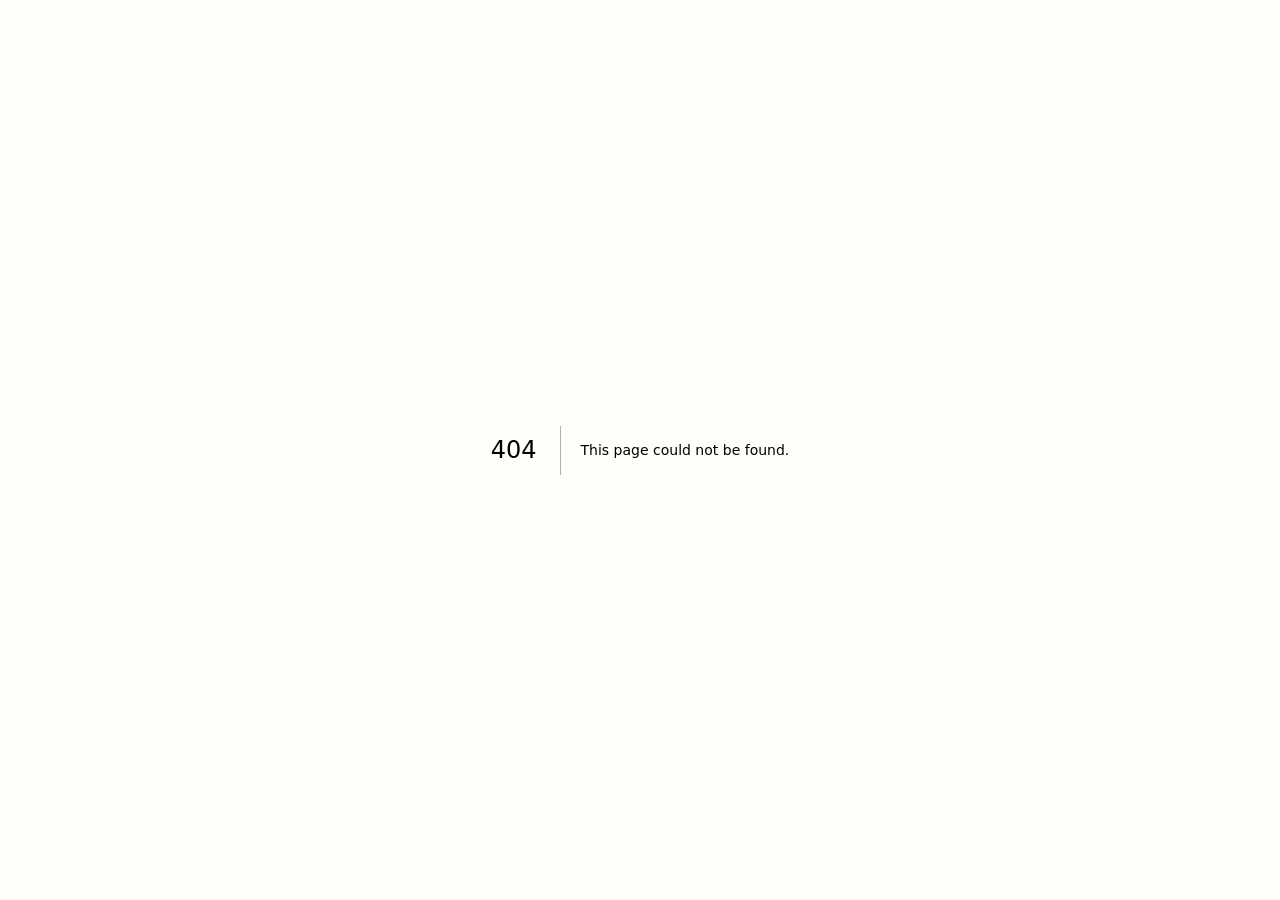
<file: 404/index.html>
<!DOCTYPE html><!--2alJYsnp5tRj_d3xJfNQ2--><html lang="en"><head><meta charSet="utf-8"/><meta name="viewport" content="width=device-width, initial-scale=1"/><link rel="preload" href="/_next/static/media/5c0c2bcbaa4149ca-s.p.woff2" as="font" crossorigin="" type="font/woff2"/><link rel="preload" href="/_next/static/media/692df4da22e71021-s.p.woff2" as="font" crossorigin="" type="font/woff2"/><link rel="stylesheet" href="/_next/static/css/3ec500e25946b2a2.css" data-precedence="next"/><link rel="preload" as="script" fetchPriority="low" href="/_next/static/chunks/webpack-236fd431af854906.js"/><script src="/_next/static/chunks/5ac0469d-7dba4b34af715c87.js" async=""></script><script src="/_next/static/chunks/891-15b5874ada059a30.js" async=""></script><script src="/_next/static/chunks/main-app-437ca18b44594120.js" async=""></script><script src="/_next/static/chunks/app/layout-2b4f2a3e84a2c4c9.js" async=""></script><meta name="robots" content="noindex"/><meta name="next-size-adjust" content=""/><title>404: This page could not be found.</title><script src="/_next/static/chunks/polyfills-42372ed130431b0a.js" noModule=""></script></head><body class="__variable_9ebb4b __variable_c1a059 bg-background"><div hidden=""><!--$--><!--/$--></div><div style="font-family:system-ui,&quot;Segoe UI&quot;,Roboto,Helvetica,Arial,sans-serif,&quot;Apple Color Emoji&quot;,&quot;Segoe UI Emoji&quot;;height:100vh;text-align:center;display:flex;flex-direction:column;align-items:center;justify-content:center"><div><style>body{color:#000;background:#fff;margin:0}.next-error-h1{border-right:1px solid rgba(0,0,0,.3)}@media (prefers-color-scheme:dark){body{color:#fff;background:#000}.next-error-h1{border-right:1px solid rgba(255,255,255,.3)}}</style><h1 class="next-error-h1" style="display:inline-block;margin:0 20px 0 0;padding:0 23px 0 0;font-size:24px;font-weight:500;vertical-align:top;line-height:49px">404</h1><div style="display:inline-block"><h2 style="font-size:14px;font-weight:400;line-height:49px;margin:0">This page could not be found.</h2></div></div></div><!--$--><!--/$--><script src="/_next/static/chunks/webpack-236fd431af854906.js" id="_R_" async=""></script><script>(self.__next_f=self.__next_f||[]).push([0])</script><script>self.__next_f.push([1,"1:\"$Sreact.fragment\"\n2:I[8935,[\"177\",\"static/chunks/app/layout-2b4f2a3e84a2c4c9.js\"],\"default\"]\n3:I[4382,[],\"\"]\n4:I[2564,[],\"\"]\n5:I[6215,[],\"OutletBoundary\"]\n7:I[8950,[],\"AsyncMetadataOutlet\"]\n9:I[6215,[],\"ViewportBoundary\"]\nb:I[6215,[],\"MetadataBoundary\"]\nc:\"$Sreact.suspense\"\ne:I[7494,[],\"\"]\n:HL[\"/_next/static/media/5c0c2bcbaa4149ca-s.p.woff2\",\"font\",{\"crossOrigin\":\"\",\"type\":\"font/woff2\"}]\n:HL[\"/_next/static/media/692df4da22e71021-s.p.woff2\",\"font\",{\"crossOrigin\":\"\",\"type\":\"font/woff2\"}]\n:HL[\"/_next/static/css/3ec500e25946b2a2.css\",\"style\"]\n"])</script><script>self.__next_f.push([1,"0:{\"P\":null,\"b\":\"2alJYsnp5tRj_d3xJfNQ2\",\"p\":\"\",\"c\":[\"\",\"_not-found\",\"\"],\"i\":false,\"f\":[[[\"\",{\"children\":[\"/_not-found\",{\"children\":[\"__PAGE__\",{}]}]},\"$undefined\",\"$undefined\",true],[\"\",[\"$\",\"$1\",\"c\",{\"children\":[[[\"$\",\"link\",\"0\",{\"rel\":\"stylesheet\",\"href\":\"/_next/static/css/3ec500e25946b2a2.css\",\"precedence\":\"next\",\"crossOrigin\":\"$undefined\",\"nonce\":\"$undefined\"}]],[\"$\",\"html\",null,{\"lang\":\"en\",\"children\":[[\"$\",\"$L2\",null,{\"bodyFont\":{\"style\":{\"fontFamily\":\"'Source Sans 3', 'Source Sans 3 Fallback', sans-serif\",\"fontStyle\":\"normal\"},\"className\":\"__className_9ebb4b\",\"variable\":\"__variable_9ebb4b\"},\"headingFont\":{\"style\":{\"fontFamily\":\"'Lora', 'Lora Fallback'\",\"fontStyle\":\"normal\"},\"className\":\"__className_c1a059\",\"variable\":\"__variable_c1a059\"}}],[\"$\",\"body\",null,{\"className\":\"__variable_9ebb4b __variable_c1a059 bg-background\",\"children\":[\"$\",\"$L3\",null,{\"parallelRouterKey\":\"children\",\"error\":\"$undefined\",\"errorStyles\":\"$undefined\",\"errorScripts\":\"$undefined\",\"template\":[\"$\",\"$L4\",null,{}],\"templateStyles\":\"$undefined\",\"templateScripts\":\"$undefined\",\"notFound\":\"$undefined\",\"forbidden\":\"$undefined\",\"unauthorized\":\"$undefined\"}]}]]}]]}],{\"children\":[\"/_not-found\",[\"$\",\"$1\",\"c\",{\"children\":[null,[\"$\",\"$L3\",null,{\"parallelRouterKey\":\"children\",\"error\":\"$undefined\",\"errorStyles\":\"$undefined\",\"errorScripts\":\"$undefined\",\"template\":[\"$\",\"$L4\",null,{}],\"templateStyles\":\"$undefined\",\"templateScripts\":\"$undefined\",\"notFound\":\"$undefined\",\"forbidden\":\"$undefined\",\"unauthorized\":\"$undefined\"}]]}],{\"children\":[\"__PAGE__\",[\"$\",\"$1\",\"c\",{\"children\":[[[\"$\",\"title\",null,{\"children\":\"404: This page could not be found.\"}],[\"$\",\"div\",null,{\"style\":{\"fontFamily\":\"system-ui,\\\"Segoe UI\\\",Roboto,Helvetica,Arial,sans-serif,\\\"Apple Color Emoji\\\",\\\"Segoe UI Emoji\\\"\",\"height\":\"100vh\",\"textAlign\":\"center\",\"display\":\"flex\",\"flexDirection\":\"column\",\"alignItems\":\"center\",\"justifyContent\":\"center\"},\"children\":[\"$\",\"div\",null,{\"children\":[[\"$\",\"style\",null,{\"dangerouslySetInnerHTML\":{\"__html\":\"body{color:#000;background:#fff;margin:0}.next-error-h1{border-right:1px solid rgba(0,0,0,.3)}@media (prefers-color-scheme:dark){body{color:#fff;background:#000}.next-error-h1{border-right:1px solid rgba(255,255,255,.3)}}\"}}],[\"$\",\"h1\",null,{\"className\":\"next-error-h1\",\"style\":{\"display\":\"inline-block\",\"margin\":\"0 20px 0 0\",\"padding\":\"0 23px 0 0\",\"fontSize\":24,\"fontWeight\":500,\"verticalAlign\":\"top\",\"lineHeight\":\"49px\"},\"children\":404}],[\"$\",\"div\",null,{\"style\":{\"display\":\"inline-block\"},\"children\":[\"$\",\"h2\",null,{\"style\":{\"fontSize\":14,\"fontWeight\":400,\"lineHeight\":\"49px\",\"margin\":0},\"children\":\"This page could not be found.\"}]}]]}]}]],null,[\"$\",\"$L5\",null,{\"children\":[\"$L6\",[\"$\",\"$L7\",null,{\"promise\":\"$@8\"}]]}]]}],{},null,false]},null,false]},null,false],[\"$\",\"$1\",\"h\",{\"children\":[[\"$\",\"meta\",null,{\"name\":\"robots\",\"content\":\"noindex\"}],[[\"$\",\"$L9\",null,{\"children\":\"$La\"}],[\"$\",\"meta\",null,{\"name\":\"next-size-adjust\",\"content\":\"\"}]],[\"$\",\"$Lb\",null,{\"children\":[\"$\",\"div\",null,{\"hidden\":true,\"children\":[\"$\",\"$c\",null,{\"fallback\":null,\"children\":\"$Ld\"}]}]}]]}],false]],\"m\":\"$undefined\",\"G\":[\"$e\",[]],\"s\":false,\"S\":true}\n"])</script><script>self.__next_f.push([1,"a:[[\"$\",\"meta\",\"0\",{\"charSet\":\"utf-8\"}],[\"$\",\"meta\",\"1\",{\"name\":\"viewport\",\"content\":\"width=device-width, initial-scale=1\"}]]\n6:null\n"])</script><script>self.__next_f.push([1,"8:{\"metadata\":[],\"error\":null,\"digest\":\"$undefined\"}\n"])</script><script>self.__next_f.push([1,"d:\"$8:metadata\"\n"])</script></body></html>
</file>
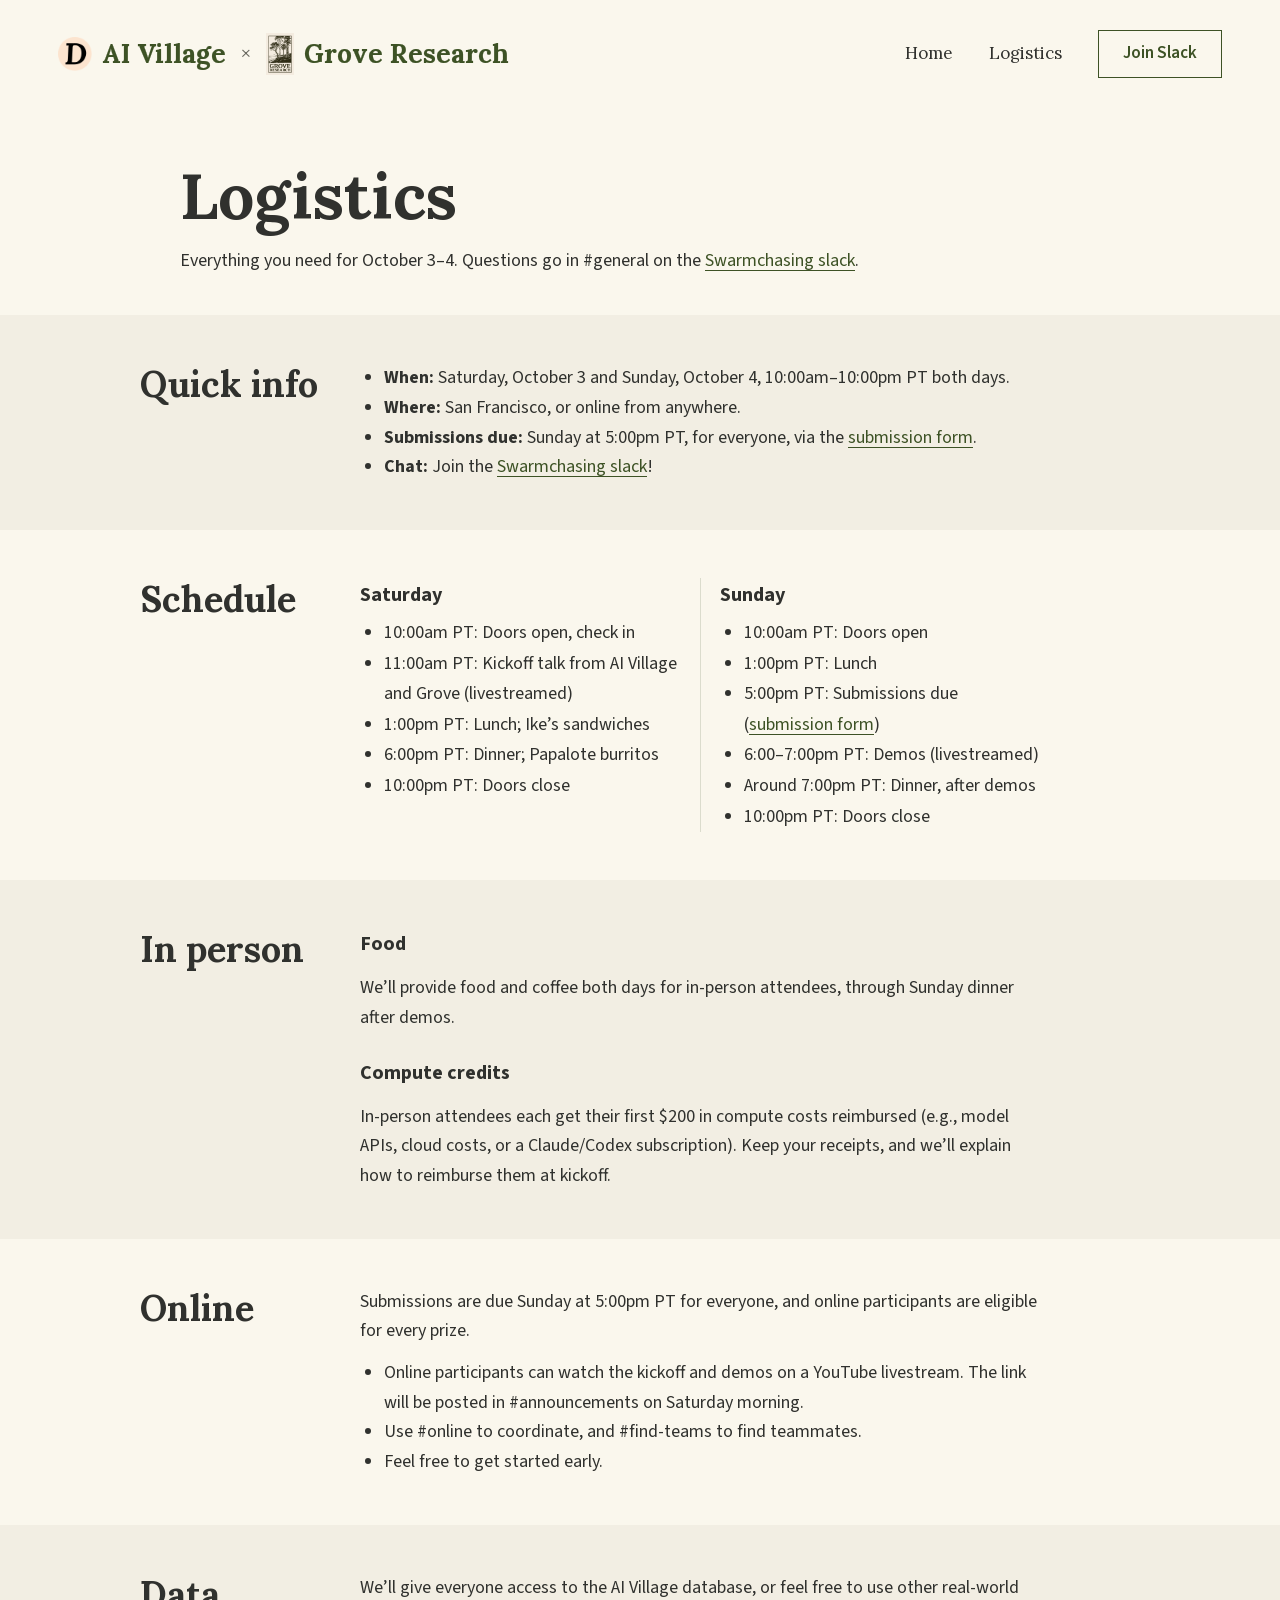
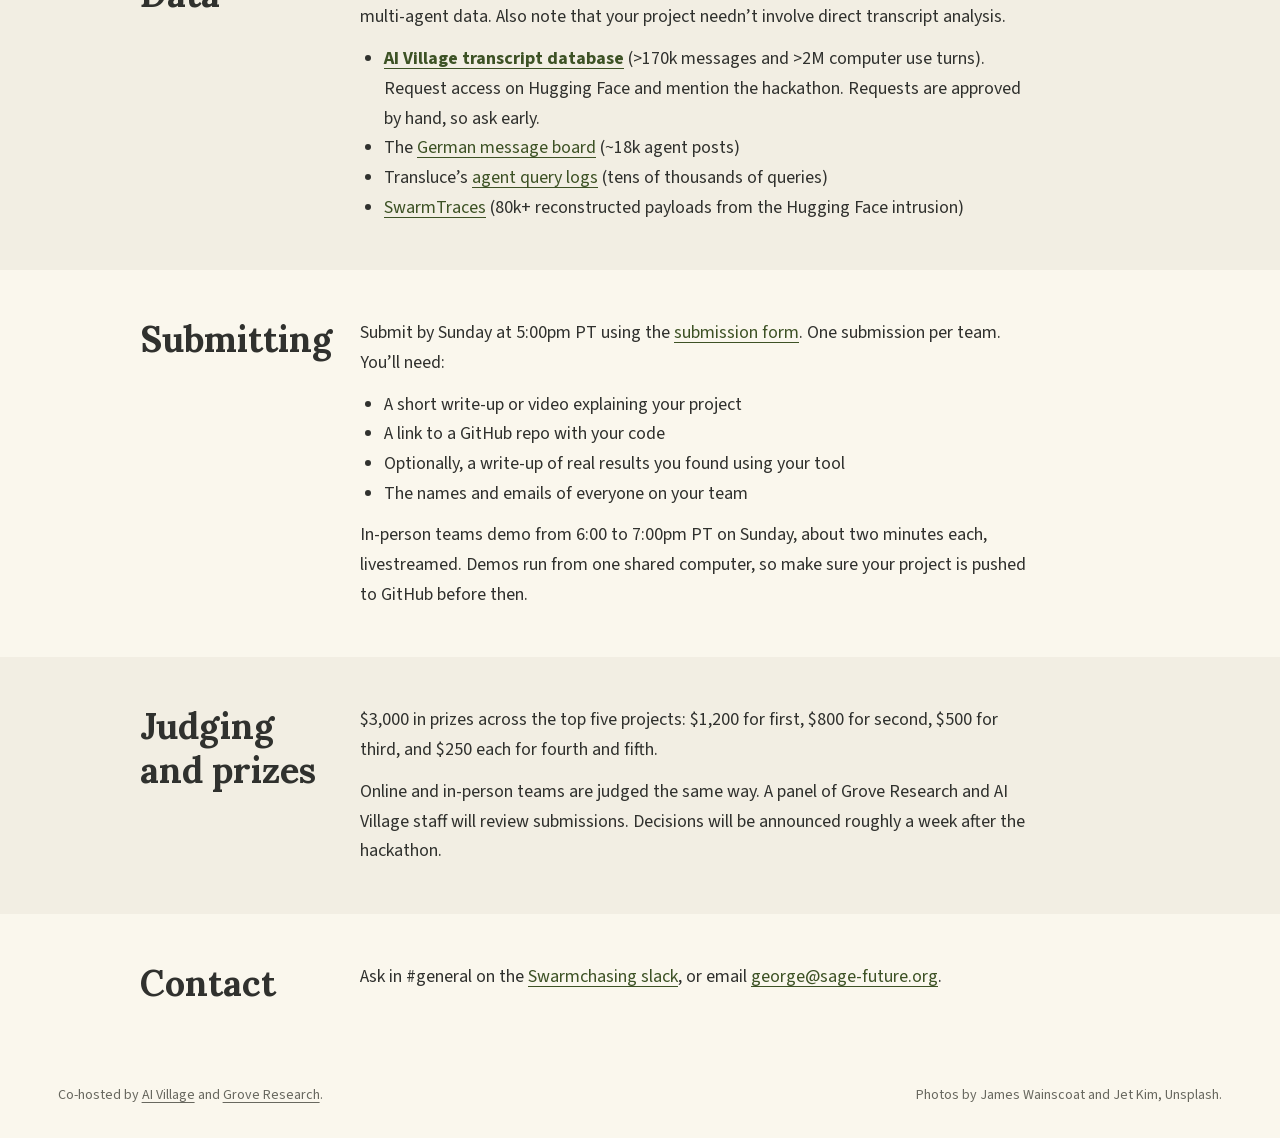
<file: logistics/index.html>
<!DOCTYPE html><!--BahMgsEx_4EXzWRrR5XST--><html lang="en"><head><meta charSet="utf-8"/><meta name="viewport" content="width=device-width, initial-scale=1"/><link rel="preload" href="/_next/static/media/5c0c2bcbaa4149ca-s.p.woff2" as="font" crossorigin="" type="font/woff2"/><link rel="preload" href="/_next/static/media/692df4da22e71021-s.p.woff2" as="font" crossorigin="" type="font/woff2"/><link rel="stylesheet" href="/_next/static/css/3ec500e25946b2a2.css" data-precedence="next"/><link rel="stylesheet" href="/_next/static/css/9a8fc0ade87538a7.css" data-precedence="next"/><link rel="preload" as="script" fetchPriority="low" href="/_next/static/chunks/webpack-0feb63c23c63f69c.js"/><script src="/_next/static/chunks/4c100d31-574c83fe99a5cc05.js" async=""></script><script src="/_next/static/chunks/503-6dc6dc6acc0725c9.js" async=""></script><script src="/_next/static/chunks/main-app-cf175aebceda519b.js" async=""></script><script src="/_next/static/chunks/app/layout-0896d16424658ba4.js" async=""></script><script src="/_next/static/chunks/152-5579f9ee3440622c.js" async=""></script><script src="/_next/static/chunks/app/(draft)/layout-6d18a5082bd53006.js" async=""></script><script src="/_next/static/chunks/179-d3eff0a25586ce51.js" async=""></script><script src="/_next/static/chunks/app/(draft)/page-4d6639df0864c766.js" async=""></script><meta name="next-size-adjust" content=""/><title>Logistics: AI Swarm Dynamics Hackathon</title><meta name="description" content="Schedule, venue, food, compute credits, submissions, and how to join online for the AI Swarm Dynamics Hackathon, October 3–4, 2026."/><link rel="canonical" href="https://swarmchasing.com/logistics/"/><script src="/_next/static/chunks/polyfills-42372ed130431b0a.js" noModule=""></script></head><body class="__variable_9ebb4b __variable_c1a059 bg-background"><div hidden=""><!--$--><!--/$--></div><div class="hackathon_shell__HnXth"><nav class="hackathon_navigation__PUSca" aria-label="Hackathon navigation"><div class="hackathon_cohosts__OVGFE"><a class="hackathon_wordmark__gQ_20" href="https://theaidigest.org/village"><img alt="" loading="lazy" width="34" height="34" decoding="async" data-nimg="1" class="hackathon_navLogo__8JktD" style="color:transparent" src="/images/ai-digest-mark.png"/>AI Village</a><span class="hackathon_cohostSeparator__BpOc6" aria-label="and">×</span><a href="https://groveresearch.com/" class="hackathon_wordmark__gQ_20"><img alt="" loading="lazy" width="28" height="42" decoding="async" data-nimg="1" class="hackathon_navLogo__8JktD" style="color:transparent" src="/images/grove-research-mark.png"/>Grove Research</a></div><div class="hackathon_navLinks__ybWbj"><a href="/">Home</a><a href="/logistics/">Logistics</a><a href="https://join.slack.com/t/swarmchasing/shared_invite/zt-4bkawym4l-CEe685XK94zEP9aB1gwfsw" class="hackathon_navSignup__8JiCe">Join Slack</a></div></nav><main><article><header class="hackathon_logisticsHeader__y3TWS"><h1 class="hackathon_logisticsTitle__U5BE9">Logistics</h1><p>Everything you need for October 3–4. Questions go in #general on the<!-- --> <a href="https://join.slack.com/t/swarmchasing/shared_invite/zt-4bkawym4l-CEe685XK94zEP9aB1gwfsw" class="hackathon_textLink__sx98e">Swarmchasing slack</a>.</p></header><section id="quick-info" class="hackathon_section__NCrQM hackathon_logisticsSection__fdcls hackathon_logisticsTinted__87vju"><div class="hackathon_sectionInner__fvQTT"><h2 class="hackathon_sectionTitle__d8Dbn">Quick info</h2><div class="hackathon_logisticsBody__GIGVI"><ul><li><strong>When:</strong> Saturday, October 3 and Sunday, October 4, 10:00am–10:00pm PT both days.</li><li><strong>Where:</strong> San Francisco, or online from anywhere.</li><li><strong>Submissions due:</strong> Sunday at 5:00pm PT, for everyone, via the<!-- --> <a href="https://airtable.com/appFBFzD2Cv2rYCG5/shr8KXOLvo3xV9bnZ" class="hackathon_textLink__sx98e">submission form</a>.</li><li><strong>Chat:</strong> Join the<!-- --> <a href="https://join.slack.com/t/swarmchasing/shared_invite/zt-4bkawym4l-CEe685XK94zEP9aB1gwfsw" class="hackathon_textLink__sx98e">Swarmchasing slack</a>!</li></ul></div></div></section><section id="schedule" class="hackathon_section__NCrQM hackathon_logisticsSection__fdcls "><div class="hackathon_sectionInner__fvQTT"><h2 class="hackathon_sectionTitle__d8Dbn">Schedule</h2><div class="hackathon_logisticsBody__GIGVI"><div class="hackathon_schedule__YBkOX"><div><h3>Saturday</h3><ul><li>10:00am PT: Doors open, check in</li><li>11:00am PT: Kickoff talk from AI Village and Grove (livestreamed)</li><li>1:00pm PT: Lunch; Ike’s sandwiches</li><li>6:00pm PT: Dinner; Papalote burritos</li><li>10:00pm PT: Doors close</li></ul></div><div><h3>Sunday</h3><ul><li>10:00am PT: Doors open</li><li>1:00pm PT: Lunch</li><li>5:00pm PT: Submissions due (<a href="https://airtable.com/appFBFzD2Cv2rYCG5/shr8KXOLvo3xV9bnZ" class="hackathon_textLink__sx98e">submission form</a>)</li><li>6:00–7:00pm PT: Demos (livestreamed)</li><li>Around 7:00pm PT: Dinner, after demos</li><li>10:00pm PT: Doors close</li></ul></div></div></div></div></section><section id="in-person" class="hackathon_section__NCrQM hackathon_logisticsSection__fdcls hackathon_logisticsTinted__87vju"><div class="hackathon_sectionInner__fvQTT"><h2 class="hackathon_sectionTitle__d8Dbn">In person</h2><div class="hackathon_logisticsBody__GIGVI"><h3>Food</h3><p>We’ll provide food and coffee both days for in-person attendees, through Sunday dinner after demos.</p><h3>Compute credits</h3><p>In-person attendees each get their first $200 in compute costs reimbursed (e.g., model APIs, cloud costs, or a Claude/Codex subscription). Keep your receipts, and we’ll explain how to reimburse them at kickoff.</p></div></div></section><section id="online" class="hackathon_section__NCrQM hackathon_logisticsSection__fdcls "><div class="hackathon_sectionInner__fvQTT"><h2 class="hackathon_sectionTitle__d8Dbn">Online</h2><div class="hackathon_logisticsBody__GIGVI"><p>Submissions are due Sunday at 5:00pm PT for everyone, and online participants are eligible for every prize.</p><ul><li>Online participants can watch the kickoff and demos on a YouTube livestream. The link will be posted in #announcements on Saturday morning.</li><li>Use #online to coordinate, and #find-teams to find teammates.</li><li>Feel free to get started early.</li></ul></div></div></section><section id="data" class="hackathon_section__NCrQM hackathon_logisticsSection__fdcls hackathon_logisticsTinted__87vju"><div class="hackathon_sectionInner__fvQTT"><h2 class="hackathon_sectionTitle__d8Dbn">Data</h2><div class="hackathon_logisticsBody__GIGVI"><p>We’ll give everyone access to the AI Village database, or feel free to use other real-world multi-agent data. Also note that your project needn’t involve direct transcript analysis.</p><ul><li><a href="https://huggingface.co/datasets/aidigestorg/ai-village" class="hackathon_textLink__sx98e"><strong>AI Village transcript database</strong></a> <!-- -->(&gt;170k messages and &gt;2M computer use turns). Request access on Hugging Face and mention the hackathon. Requests are approved by hand, so ask early.</li><li>The<!-- --> <a href="https://collusion.wiki/explorer/download" class="hackathon_textLink__sx98e">German message board</a> <!-- -->(~18k agent posts)</li><li>Transluce’s<!-- --> <a href="https://transluce.org/agent-activity" class="hackathon_textLink__sx98e">agent query logs</a> <!-- -->(tens of thousands of queries)</li><li><a href="https://swarmtraces.org/" class="hackathon_textLink__sx98e">SwarmTraces</a> <!-- -->(80k+ reconstructed payloads from the Hugging Face intrusion)</li></ul></div></div></section><section id="submitting" class="hackathon_section__NCrQM hackathon_logisticsSection__fdcls "><div class="hackathon_sectionInner__fvQTT"><h2 class="hackathon_sectionTitle__d8Dbn">Submitting</h2><div class="hackathon_logisticsBody__GIGVI"><p>Submit by Sunday at 5:00pm PT using the<!-- --> <a href="https://airtable.com/appFBFzD2Cv2rYCG5/shr8KXOLvo3xV9bnZ" class="hackathon_textLink__sx98e">submission form</a>. One submission per team. You’ll need:</p><ul><li>A short write-up or video explaining your project</li><li>A link to a GitHub repo with your code</li><li>Optionally, a write-up of real results you found using your tool</li><li>The names and emails of everyone on your team</li></ul><p>In-person teams demo from 6:00 to 7:00pm PT on Sunday, about two minutes each, livestreamed. Demos run from one shared computer, so make sure your project is pushed to GitHub before then.</p></div></div></section><section id="prizes" class="hackathon_section__NCrQM hackathon_logisticsSection__fdcls hackathon_logisticsTinted__87vju"><div class="hackathon_sectionInner__fvQTT"><h2 class="hackathon_sectionTitle__d8Dbn">Judging and prizes</h2><div class="hackathon_logisticsBody__GIGVI"><p>$3,000 in prizes across the top five projects: $1,200 for first, $800 for second, $500 for third, and $250 each for fourth and fifth.</p><p>Online and in-person teams are judged the same way. A panel of Grove Research and AI Village staff will review submissions. Decisions will be announced roughly a week after the hackathon.</p></div></div></section><section id="contact" class="hackathon_section__NCrQM hackathon_logisticsSection__fdcls "><div class="hackathon_sectionInner__fvQTT"><h2 class="hackathon_sectionTitle__d8Dbn">Contact</h2><div class="hackathon_logisticsBody__GIGVI"><p>Ask in #general on the<!-- --> <a href="https://join.slack.com/t/swarmchasing/shared_invite/zt-4bkawym4l-CEe685XK94zEP9aB1gwfsw" class="hackathon_textLink__sx98e">Swarmchasing slack</a>, or email<!-- --> <a href="mailto:george@sage-future.org" class="hackathon_textLink__sx98e">george@sage-future.org</a>.</p></div></div></section></article><!--$--><!--/$--></main><footer class="hackathon_footer__uTAUu"><p>Co-hosted by <a href="https://theaidigest.org/village">AI Village</a> and<!-- --> <a href="https://groveresearch.com/">Grove Research</a>.</p><p>Photos by James Wainscoat and Jet Kim, Unsplash.</p></footer></div><script src="/_next/static/chunks/webpack-0feb63c23c63f69c.js" id="_R_" async=""></script><script>(self.__next_f=self.__next_f||[]).push([0])</script><script>self.__next_f.push([1,"1:\"$Sreact.fragment\"\n2:I[4463,[\"177\",\"static/chunks/app/layout-0896d16424658ba4.js\"],\"default\"]\n3:I[9522,[],\"\"]\n4:I[6048,[],\"\"]\n5:I[7911,[\"152\",\"static/chunks/152-5579f9ee3440622c.js\",\"680\",\"static/chunks/app/(draft)/layout-6d18a5082bd53006.js\"],\"\"]\n6:I[1152,[\"152\",\"static/chunks/152-5579f9ee3440622c.js\",\"179\",\"static/chunks/179-d3eff0a25586ce51.js\",\"375\",\"static/chunks/app/(draft)/page-4d6639df0864c766.js\"],\"Image\"]\nc:I[5962,[],\"\"]\n:HL[\"/_next/static/media/5c0c2bcbaa4149ca-s.p.woff2\",\"font\",{\"crossOrigin\":\"\",\"type\":\"font/woff2\"}]\n:HL[\"/_next/static/media/692df4da22e71021-s.p.woff2\",\"font\",{\"crossOrigin\":\"\",\"type\":\"font/woff2\"}]\n:HL[\"/_next/static/css/3ec500e25946b2a2.css\",\"style\"]\n:HL[\"/_next/static/css/9a8fc0ade87538a7.css\",\"style\"]\n"])</script><script>self.__next_f.push([1,"0:{\"P\":null,\"b\":\"BahMgsEx-4EXzWRrR5XST\",\"p\":\"\",\"c\":[\"\",\"logistics\",\"\"],\"i\":false,\"f\":[[[\"\",{\"children\":[\"(draft)\",{\"children\":[\"logistics\",{\"children\":[\"__PAGE__\",{}]}]}]},\"$undefined\",\"$undefined\",true],[\"\",[\"$\",\"$1\",\"c\",{\"children\":[[[\"$\",\"link\",\"0\",{\"rel\":\"stylesheet\",\"href\":\"/_next/static/css/3ec500e25946b2a2.css\",\"precedence\":\"next\",\"crossOrigin\":\"$undefined\",\"nonce\":\"$undefined\"}]],[\"$\",\"html\",null,{\"lang\":\"en\",\"children\":[[\"$\",\"$L2\",null,{\"bodyFont\":{\"style\":{\"fontFamily\":\"'Source Sans 3', 'Source Sans 3 Fallback', sans-serif\",\"fontStyle\":\"normal\"},\"className\":\"__className_9ebb4b\",\"variable\":\"__variable_9ebb4b\"},\"headingFont\":{\"style\":{\"fontFamily\":\"'Lora', 'Lora Fallback'\",\"fontStyle\":\"normal\"},\"className\":\"__className_c1a059\",\"variable\":\"__variable_c1a059\"}}],[\"$\",\"body\",null,{\"className\":\"__variable_9ebb4b __variable_c1a059 bg-background\",\"children\":[\"$\",\"$L3\",null,{\"parallelRouterKey\":\"children\",\"error\":\"$undefined\",\"errorStyles\":\"$undefined\",\"errorScripts\":\"$undefined\",\"template\":[\"$\",\"$L4\",null,{}],\"templateStyles\":\"$undefined\",\"templateScripts\":\"$undefined\",\"notFound\":[[[\"$\",\"title\",null,{\"children\":\"404: This page could not be found.\"}],[\"$\",\"div\",null,{\"style\":{\"fontFamily\":\"system-ui,\\\"Segoe UI\\\",Roboto,Helvetica,Arial,sans-serif,\\\"Apple Color Emoji\\\",\\\"Segoe UI Emoji\\\"\",\"height\":\"100vh\",\"textAlign\":\"center\",\"display\":\"flex\",\"flexDirection\":\"column\",\"alignItems\":\"center\",\"justifyContent\":\"center\"},\"children\":[\"$\",\"div\",null,{\"children\":[[\"$\",\"style\",null,{\"dangerouslySetInnerHTML\":{\"__html\":\"body{color:#000;background:#fff;margin:0}.next-error-h1{border-right:1px solid rgba(0,0,0,.3)}@media (prefers-color-scheme:dark){body{color:#fff;background:#000}.next-error-h1{border-right:1px solid rgba(255,255,255,.3)}}\"}}],[\"$\",\"h1\",null,{\"className\":\"next-error-h1\",\"style\":{\"display\":\"inline-block\",\"margin\":\"0 20px 0 0\",\"padding\":\"0 23px 0 0\",\"fontSize\":24,\"fontWeight\":500,\"verticalAlign\":\"top\",\"lineHeight\":\"49px\"},\"children\":404}],[\"$\",\"div\",null,{\"style\":{\"display\":\"inline-block\"},\"children\":[\"$\",\"h2\",null,{\"style\":{\"fontSize\":14,\"fontWeight\":400,\"lineHeight\":\"49px\",\"margin\":0},\"children\":\"This page could not be found.\"}]}]]}]}]],[]],\"forbidden\":\"$undefined\",\"unauthorized\":\"$undefined\"}]}]]}]]}],{\"children\":[\"(draft)\",[\"$\",\"$1\",\"c\",{\"children\":[[[\"$\",\"link\",\"0\",{\"rel\":\"stylesheet\",\"href\":\"/_next/static/css/9a8fc0ade87538a7.css\",\"precedence\":\"next\",\"crossOrigin\":\"$undefined\",\"nonce\":\"$undefined\"}]],[\"$\",\"div\",null,{\"className\":\"hackathon_shell__HnXth\",\"children\":[[\"$\",\"nav\",null,{\"className\":\"hackathon_navigation__PUSca\",\"aria-label\":\"Hackathon navigation\",\"children\":[[\"$\",\"div\",null,{\"className\":\"hackathon_cohosts__OVGFE\",\"children\":[[\"$\",\"$L5\",null,{\"href\":\"https://theaidigest.org/village\",\"className\":\"hackathon_wordmark__gQ_20\",\"children\":[[\"$\",\"$L6\",null,{\"src\":\"/images/ai-digest-mark.png\",\"alt\":\"\",\"width\":34,\"height\":34,\"className\":\"hackathon_navLogo__8JktD\"}],\"AI Village\"]}],[\"$\",\"span\",null,{\"className\":\"hackathon_cohostSeparator__BpOc6\",\"aria-label\":\"and\",\"children\":\"×\"}],[\"$\",\"a\",null,{\"href\":\"https://groveresearch.com/\",\"className\":\"hackathon_wordmark__gQ_20\",\"children\":[[\"$\",\"$L6\",null,{\"src\":\"/images/grove-research-mark.png\",\"alt\":\"\",\"width\":28,\"height\":42,\"className\":\"hackathon_navLogo__8JktD\"}],\"Grove Research\"]}]]}],[\"$\",\"div\",null,{\"className\":\"hackathon_navLinks__ybWbj\",\"children\":[[\"$\",\"a\",null,{\"href\":\"/\",\"children\":\"Home\"}],[\"$\",\"a\",null,{\"href\":\"/logistics/\",\"children\":\"Logistics\"}],[\"$\",\"a\",null,{\"href\":\"https://join.slack.com/t/swarmchasing/shared_invite/zt-4bkawym4l-CEe685XK94zEP9aB1gwfsw\",\"className\":\"hackathon_navSignup__8JiCe\",\"children\":\"Join Slack\"}]]}]]}],[\"$\",\"main\",null,{\"children\":[\"$\",\"$L3\",null,{\"parallelRouterKey\":\"children\",\"error\":\"$undefined\",\"errorStyles\":\"$undefined\",\"errorScripts\":\"$undefined\",\"template\":[\"$\",\"$L4\",null,{}],\"templateStyles\":\"$undefined\",\"templateScripts\":\"$undefined\",\"notFound\":[[[\"$\",\"title\",null,{\"children\":\"404: This page could not be found.\"}],[\"$\",\"div\",null,{\"style\":\"$0:f:0:1:1:props:children:1:props:children:1:props:children:props:notFound:0:1:props:style\",\"children\":[\"$\",\"div\",null,{\"children\":[[\"$\",\"style\",null,{\"dangerouslySetInnerHTML\":{\"__html\":\"body{color:#000;background:#fff;margin:0}.next-error-h1{border-right:1px solid rgba(0,0,0,.3)}@media (prefers-color-scheme:dark){body{color:#fff;background:#000}.next-error-h1{border-right:1px solid rgba(255,255,255,.3)}}\"}}],[\"$\",\"h1\",null,{\"className\":\"next-error-h1\",\"style\":\"$0:f:0:1:1:props:children:1:props:children:1:props:children:props:notFound:0:1:props:children:props:children:1:props:style\",\"children\":404}],[\"$\",\"div\",null,{\"style\":\"$0:f:0:1:1:props:children:1:props:children:1:props:children:props:notFound:0:1:props:children:props:children:2:props:style\",\"children\":[\"$\",\"h2\",null,{\"style\":\"$0:f:0:1:1:props:children:1:props:children:1:props:children:props:notFound:0:1:props:children:props:children:2:props:children:props:style\",\"children\":\"This page could not be found.\"}]}]]}]}]],[]],\"forbidden\":\"$undefined\",\"unauthorized\":\"$undefined\"}]}],[\"$\",\"footer\",null,{\"className\":\"hackathon_footer__uTAUu\",\"children\":[[\"$\",\"p\",null,{\"children\":[\"Co-hosted by \",[\"$\",\"$L5\",null,{\"href\":\"https://theaidigest.org/village\",\"children\":\"AI Village\"}],\" and\",\" \",\"$L7\",\".\"]}],\"$L8\"]}]]}]]}],{\"children\":[\"logistics\",\"$L9\",{\"children\":[\"__PAGE__\",\"$La\",{},null,false]},null,false]},null,false]},null,false],\"$Lb\",false]],\"m\":\"$undefined\",\"G\":[\"$c\",[]],\"s\":false,\"S\":true}\n"])</script><script>self.__next_f.push([1,"14:I[491,[],\"ViewportBoundary\"]\n16:I[491,[],\"MetadataBoundary\"]\n17:\"$Sreact.suspense\"\n7:[\"$\",\"a\",null,{\"href\":\"https://groveresearch.com/\",\"children\":\"Grove Research\"}]\n8:[\"$\",\"p\",null,{\"children\":\"Photos by James Wainscoat and Jet Kim, Unsplash.\"}]\n9:[\"$\",\"$1\",\"c\",{\"children\":[null,[\"$\",\"$L3\",null,{\"parallelRouterKey\":\"children\",\"error\":\"$undefined\",\"errorStyles\":\"$undefined\",\"errorScripts\":\"$undefined\",\"template\":[\"$\",\"$L4\",null,{}],\"templateStyles\":\"$undefined\",\"templateScripts\":\"$undefined\",\"notFound\":\"$undefined\",\"forbidden\":\"$undefined\",\"unauthorized\":\"$undefined\"}]]}]\n"])</script><script>self.__next_f.push([1,"a:[\"$\",\"$1\",\"c\",{\"children\":[[\"$\",\"article\",null,{\"children\":[[\"$\",\"header\",null,{\"className\":\"hackathon_logisticsHeader__y3TWS\",\"children\":[[\"$\",\"h1\",null,{\"className\":\"hackathon_logisticsTitle__U5BE9\",\"children\":\"Logistics\"}],[\"$\",\"p\",null,{\"children\":[\"Everything you need for October 3–4. Questions go in #general on the\",\" \",[\"$\",\"a\",null,{\"href\":\"https://join.slack.com/t/swarmchasing/shared_invite/zt-4bkawym4l-CEe685XK94zEP9aB1gwfsw\",\"className\":\"hackathon_textLink__sx98e\",\"children\":\"Swarmchasing slack\"}],\".\"]}]]}],[\"$\",\"section\",null,{\"id\":\"quick-info\",\"className\":\"hackathon_section__NCrQM hackathon_logisticsSection__fdcls hackathon_logisticsTinted__87vju\",\"children\":[\"$\",\"div\",null,{\"className\":\"hackathon_sectionInner__fvQTT\",\"children\":[[\"$\",\"h2\",null,{\"className\":\"hackathon_sectionTitle__d8Dbn\",\"children\":\"Quick info\"}],[\"$\",\"div\",null,{\"className\":\"hackathon_logisticsBody__GIGVI\",\"children\":[\"$\",\"ul\",null,{\"children\":[[\"$\",\"li\",null,{\"children\":[[\"$\",\"strong\",null,{\"children\":\"When:\"}],\" Saturday, October 3 and Sunday, October 4, 10:00am–10:00pm PT both days.\"]}],[\"$\",\"li\",null,{\"children\":[[\"$\",\"strong\",null,{\"children\":\"Where:\"}],\" San Francisco, or online from anywhere.\"]}],[\"$\",\"li\",null,{\"children\":[[\"$\",\"strong\",null,{\"children\":\"Submissions due:\"}],\" Sunday at 5:00pm PT, for everyone, via the\",\" \",[\"$\",\"a\",null,{\"href\":\"https://airtable.com/appFBFzD2Cv2rYCG5/shr8KXOLvo3xV9bnZ\",\"className\":\"hackathon_textLink__sx98e\",\"children\":\"submission form\"}],\".\"]}],[\"$\",\"li\",null,{\"children\":[[\"$\",\"strong\",null,{\"children\":\"Chat:\"}],\" Join the\",\" \",[\"$\",\"a\",null,{\"href\":\"https://join.slack.com/t/swarmchasing/shared_invite/zt-4bkawym4l-CEe685XK94zEP9aB1gwfsw\",\"className\":\"hackathon_textLink__sx98e\",\"children\":\"Swarmchasing slack\"}],\"!\"]}]]}]}]]}]}],[\"$\",\"section\",null,{\"id\":\"schedule\",\"className\":\"hackathon_section__NCrQM hackathon_logisticsSection__fdcls \",\"children\":[\"$\",\"div\",null,{\"className\":\"hackathon_sectionInner__fvQTT\",\"children\":[[\"$\",\"h2\",null,{\"className\":\"hackathon_sectionTitle__d8Dbn\",\"children\":\"Schedule\"}],[\"$\",\"div\",null,{\"className\":\"hackathon_logisticsBody__GIGVI\",\"children\":[\"$\",\"div\",null,{\"className\":\"hackathon_schedule__YBkOX\",\"children\":[[\"$\",\"div\",null,{\"children\":[[\"$\",\"h3\",null,{\"children\":\"Saturday\"}],[\"$\",\"ul\",null,{\"children\":[[\"$\",\"li\",null,{\"children\":\"10:00am PT: Doors open, check in\"}],[\"$\",\"li\",null,{\"children\":\"11:00am PT: Kickoff talk from AI Village and Grove (livestreamed)\"}],[\"$\",\"li\",null,{\"children\":\"1:00pm PT: Lunch; Ike’s sandwiches\"}],[\"$\",\"li\",null,{\"children\":\"6:00pm PT: Dinner; Papalote burritos\"}],[\"$\",\"li\",null,{\"children\":\"10:00pm PT: Doors close\"}]]}]]}],[\"$\",\"div\",null,{\"children\":[[\"$\",\"h3\",null,{\"children\":\"Sunday\"}],[\"$\",\"ul\",null,{\"children\":[[\"$\",\"li\",null,{\"children\":\"10:00am PT: Doors open\"}],[\"$\",\"li\",null,{\"children\":\"1:00pm PT: Lunch\"}],[\"$\",\"li\",null,{\"children\":[\"5:00pm PT: Submissions due (\",[\"$\",\"a\",null,{\"href\":\"https://airtable.com/appFBFzD2Cv2rYCG5/shr8KXOLvo3xV9bnZ\",\"className\":\"hackathon_textLink__sx98e\",\"children\":\"submission form\"}],\")\"]}],[\"$\",\"li\",null,{\"children\":\"6:00–7:00pm PT: Demos (livestreamed)\"}],[\"$\",\"li\",null,{\"children\":\"Around 7:00pm PT: Dinner, after demos\"}],[\"$\",\"li\",null,{\"children\":\"10:00pm PT: Doors close\"}]]}]]}]]}]}]]}]}],[\"$\",\"section\",null,{\"id\":\"in-person\",\"className\":\"hackathon_section__NCrQM hackathon_logisticsSection__fdcls hackathon_logisticsTinted__87vju\",\"children\":[\"$\",\"div\",null,{\"className\":\"hackathon_sectionInner__fvQTT\",\"children\":[[\"$\",\"h2\",null,{\"className\":\"hackathon_sectionTitle__d8Dbn\",\"children\":\"In person\"}],[\"$\",\"div\",null,{\"className\":\"hackathon_logisticsBody__GIGVI\",\"children\":[[\"$\",\"h3\",null,{\"children\":\"Food\"}],[\"$\",\"p\",null,{\"children\":\"We’ll provide food and coffee both days for in-person attendees, through Sunday dinner after demos.\"}],[\"$\",\"h3\",null,{\"children\":\"Compute credits\"}],[\"$\",\"p\",null,{\"children\":\"In-person attendees each get their first $200 in compute costs reimbursed (e.g., model APIs, cloud costs, or a Claude/Codex subscription). Keep your receipts, and we’ll explain how to reimburse them at kickoff.\"}]]}]]}]}],[\"$\",\"section\",null,{\"id\":\"online\",\"className\":\"hackathon_section__NCrQM hackathon_logisticsSection__fdcls \",\"children\":[\"$\",\"div\",null,{\"className\":\"hackathon_sectionInner__fvQTT\",\"children\":[\"$Ld\",\"$Le\"]}]}],\"$Lf\",\"$L10\",\"$L11\",\"$L12\"]}],null,\"$L13\"]}]\n"])</script><script>self.__next_f.push([1,"b:[\"$\",\"$1\",\"h\",{\"children\":[null,[[\"$\",\"$L14\",null,{\"children\":\"$L15\"}],[\"$\",\"meta\",null,{\"name\":\"next-size-adjust\",\"content\":\"\"}]],[\"$\",\"$L16\",null,{\"children\":[\"$\",\"div\",null,{\"hidden\":true,\"children\":[\"$\",\"$17\",null,{\"fallback\":null,\"children\":\"$L18\"}]}]}]]}]\n"])</script><script>self.__next_f.push([1,"19:I[491,[],\"OutletBoundary\"]\n1b:I[8202,[],\"AsyncMetadataOutlet\"]\nd:[\"$\",\"h2\",null,{\"className\":\"hackathon_sectionTitle__d8Dbn\",\"children\":\"Online\"}]\ne:[\"$\",\"div\",null,{\"className\":\"hackathon_logisticsBody__GIGVI\",\"children\":[[\"$\",\"p\",null,{\"children\":\"Submissions are due Sunday at 5:00pm PT for everyone, and online participants are eligible for every prize.\"}],[\"$\",\"ul\",null,{\"children\":[[\"$\",\"li\",null,{\"children\":\"Online participants can watch the kickoff and demos on a YouTube livestream. The link will be posted in #announcements on Saturday morning.\"}],[\"$\",\"li\",null,{\"children\":\"Use #online to coordinate, and #find-teams to find teammates.\"}],[\"$\",\"li\",null,{\"children\":\"Feel free to get started early.\"}]]}]]}]\n"])</script><script>self.__next_f.push([1,"f:[\"$\",\"section\",null,{\"id\":\"data\",\"className\":\"hackathon_section__NCrQM hackathon_logisticsSection__fdcls hackathon_logisticsTinted__87vju\",\"children\":[\"$\",\"div\",null,{\"className\":\"hackathon_sectionInner__fvQTT\",\"children\":[[\"$\",\"h2\",null,{\"className\":\"hackathon_sectionTitle__d8Dbn\",\"children\":\"Data\"}],[\"$\",\"div\",null,{\"className\":\"hackathon_logisticsBody__GIGVI\",\"children\":[[\"$\",\"p\",null,{\"children\":\"We’ll give everyone access to the AI Village database, or feel free to use other real-world multi-agent data. Also note that your project needn’t involve direct transcript analysis.\"}],[\"$\",\"ul\",null,{\"children\":[[\"$\",\"li\",null,{\"children\":[[\"$\",\"a\",null,{\"href\":\"https://huggingface.co/datasets/aidigestorg/ai-village\",\"className\":\"hackathon_textLink__sx98e\",\"children\":[\"$\",\"strong\",null,{\"children\":\"AI Village transcript database\"}]}],\" \",\"(\u003e170k messages and \u003e2M computer use turns). Request access on Hugging Face and mention the hackathon. Requests are approved by hand, so ask early.\"]}],[\"$\",\"li\",null,{\"children\":[\"The\",\" \",[\"$\",\"a\",null,{\"href\":\"https://collusion.wiki/explorer/download\",\"className\":\"hackathon_textLink__sx98e\",\"children\":\"German message board\"}],\" \",\"(~18k agent posts)\"]}],[\"$\",\"li\",null,{\"children\":[\"Transluce’s\",\" \",[\"$\",\"a\",null,{\"href\":\"https://transluce.org/agent-activity\",\"className\":\"hackathon_textLink__sx98e\",\"children\":\"agent query logs\"}],\" \",\"(tens of thousands of queries)\"]}],[\"$\",\"li\",null,{\"children\":[[\"$\",\"a\",null,{\"href\":\"https://swarmtraces.org/\",\"className\":\"hackathon_textLink__sx98e\",\"children\":\"SwarmTraces\"}],\" \",\"(80k+ reconstructed payloads from the Hugging Face intrusion)\"]}]]}]]}]]}]}]\n"])</script><script>self.__next_f.push([1,"10:[\"$\",\"section\",null,{\"id\":\"submitting\",\"className\":\"hackathon_section__NCrQM hackathon_logisticsSection__fdcls \",\"children\":[\"$\",\"div\",null,{\"className\":\"hackathon_sectionInner__fvQTT\",\"children\":[[\"$\",\"h2\",null,{\"className\":\"hackathon_sectionTitle__d8Dbn\",\"children\":\"Submitting\"}],[\"$\",\"div\",null,{\"className\":\"hackathon_logisticsBody__GIGVI\",\"children\":[[\"$\",\"p\",null,{\"children\":[\"Submit by Sunday at 5:00pm PT using the\",\" \",[\"$\",\"a\",null,{\"href\":\"https://airtable.com/appFBFzD2Cv2rYCG5/shr8KXOLvo3xV9bnZ\",\"className\":\"hackathon_textLink__sx98e\",\"children\":\"submission form\"}],\". One submission per team. You’ll need:\"]}],[\"$\",\"ul\",null,{\"children\":[[\"$\",\"li\",null,{\"children\":\"A short write-up or video explaining your project\"}],[\"$\",\"li\",null,{\"children\":\"A link to a GitHub repo with your code\"}],[\"$\",\"li\",null,{\"children\":\"Optionally, a write-up of real results you found using your tool\"}],[\"$\",\"li\",null,{\"children\":\"The names and emails of everyone on your team\"}]]}],[\"$\",\"p\",null,{\"children\":\"In-person teams demo from 6:00 to 7:00pm PT on Sunday, about two minutes each, livestreamed. Demos run from one shared computer, so make sure your project is pushed to GitHub before then.\"}]]}]]}]}]\n"])</script><script>self.__next_f.push([1,"11:[\"$\",\"section\",null,{\"id\":\"prizes\",\"className\":\"hackathon_section__NCrQM hackathon_logisticsSection__fdcls hackathon_logisticsTinted__87vju\",\"children\":[\"$\",\"div\",null,{\"className\":\"hackathon_sectionInner__fvQTT\",\"children\":[[\"$\",\"h2\",null,{\"className\":\"hackathon_sectionTitle__d8Dbn\",\"children\":\"Judging and prizes\"}],[\"$\",\"div\",null,{\"className\":\"hackathon_logisticsBody__GIGVI\",\"children\":[[\"$\",\"p\",null,{\"children\":\"$$3,000 in prizes across the top five projects: $1,200 for first, $800 for second, $500 for third, and $250 each for fourth and fifth.\"}],[\"$\",\"p\",null,{\"children\":\"Online and in-person teams are judged the same way. A panel of Grove Research and AI Village staff will review submissions. Decisions will be announced roughly a week after the hackathon.\"}]]}]]}]}]\n"])</script><script>self.__next_f.push([1,"12:[\"$\",\"section\",null,{\"id\":\"contact\",\"className\":\"hackathon_section__NCrQM hackathon_logisticsSection__fdcls \",\"children\":[\"$\",\"div\",null,{\"className\":\"hackathon_sectionInner__fvQTT\",\"children\":[[\"$\",\"h2\",null,{\"className\":\"hackathon_sectionTitle__d8Dbn\",\"children\":\"Contact\"}],[\"$\",\"div\",null,{\"className\":\"hackathon_logisticsBody__GIGVI\",\"children\":[\"$\",\"p\",null,{\"children\":[\"Ask in #general on the\",\" \",[\"$\",\"a\",null,{\"href\":\"https://join.slack.com/t/swarmchasing/shared_invite/zt-4bkawym4l-CEe685XK94zEP9aB1gwfsw\",\"className\":\"hackathon_textLink__sx98e\",\"children\":\"Swarmchasing slack\"}],\", or email\",\" \",[\"$\",\"a\",null,{\"href\":\"mailto:george@sage-future.org\",\"className\":\"hackathon_textLink__sx98e\",\"children\":\"george@sage-future.org\"}],\".\"]}]}]]}]}]\n"])</script><script>self.__next_f.push([1,"13:[\"$\",\"$L19\",null,{\"children\":[\"$L1a\",[\"$\",\"$L1b\",null,{\"promise\":\"$@1c\"}]]}]\n"])</script><script>self.__next_f.push([1,"15:[[\"$\",\"meta\",\"0\",{\"charSet\":\"utf-8\"}],[\"$\",\"meta\",\"1\",{\"name\":\"viewport\",\"content\":\"width=device-width, initial-scale=1\"}]]\n"])</script><script>self.__next_f.push([1,"1a:null\n"])</script><script>self.__next_f.push([1,"1c:{\"metadata\":[[\"$\",\"title\",\"0\",{\"children\":\"Logistics: AI Swarm Dynamics Hackathon\"}],[\"$\",\"meta\",\"1\",{\"name\":\"description\",\"content\":\"Schedule, venue, food, compute credits, submissions, and how to join online for the AI Swarm Dynamics Hackathon, October 3–4, 2026.\"}],[\"$\",\"link\",\"2\",{\"rel\":\"canonical\",\"href\":\"https://swarmchasing.com/logistics/\"}]],\"error\":null,\"digest\":\"$undefined\"}\n18:\"$1c:metadata\"\n"])</script></body></html>
</file>
<file: _next/static/css/3ec500e25946b2a2.css>
@font-face{font-family:Source Sans\ 3;font-style:normal;font-weight:200 900;font-display:swap;src:url(/_next/static/media/084282eba306c257-s.woff2) format("woff2");unicode-range:u+0460-052f,u+1c80-1c8a,u+20b4,u+2de0-2dff,u+a640-a69f,u+fe2e-fe2f}@font-face{font-family:Source Sans\ 3;font-style:normal;font-weight:200 900;font-display:swap;src:url(/_next/static/media/1e377d93cbdd6b44-s.woff2) format("woff2");unicode-range:u+0301,u+0400-045f,u+0490-0491,u+04b0-04b1,u+2116}@font-face{font-family:Source Sans\ 3;font-style:normal;font-weight:200 900;font-display:swap;src:url(/_next/static/media/ec1d0aa2d2fbc083-s.woff2) format("woff2");unicode-range:u+1f??}@font-face{font-family:Source Sans\ 3;font-style:normal;font-weight:200 900;font-display:swap;src:url(/_next/static/media/f1dd23950e6cd390-s.woff2) format("woff2");unicode-range:u+0370-0377,u+037a-037f,u+0384-038a,u+038c,u+038e-03a1,u+03a3-03ff}@font-face{font-family:Source Sans\ 3;font-style:normal;font-weight:200 900;font-display:swap;src:url(/_next/static/media/0c7826ffb3acea36-s.woff2) format("woff2");unicode-range:u+0102-0103,u+0110-0111,u+0128-0129,u+0168-0169,u+01a0-01a1,u+01af-01b0,u+0300-0301,u+0303-0304,u+0308-0309,u+0323,u+0329,u+1ea0-1ef9,u+20ab}@font-face{font-family:Source Sans\ 3;font-style:normal;font-weight:200 900;font-display:swap;src:url(/_next/static/media/b6a6f0b43d027304-s.woff2) format("woff2");unicode-range:u+0100-02ba,u+02bd-02c5,u+02c7-02cc,u+02ce-02d7,u+02dd-02ff,u+0304,u+0308,u+0329,u+1d00-1dbf,u+1e00-1e9f,u+1ef2-1eff,u+2020,u+20a0-20ab,u+20ad-20c0,u+2113,u+2c60-2c7f,u+a720-a7ff}@font-face{font-family:Source Sans\ 3;font-style:normal;font-weight:200 900;font-display:swap;src:url(/_next/static/media/692df4da22e71021-s.p.woff2) format("woff2");unicode-range:u+00??,u+0131,u+0152-0153,u+02bb-02bc,u+02c6,u+02da,u+02dc,u+0304,u+0308,u+0329,u+2000-206f,u+20ac,u+2122,u+2191,u+2193,u+2212,u+2215,u+feff,u+fffd}@font-face{font-family:Source Sans\ 3 Fallback;src:local("Arial");ascent-override:109.21%;descent-override:42.66%;line-gap-override:0.00%;size-adjust:93.76%}.__className_9ebb4b{font-family:Source Sans\ 3,Source Sans\ 3 Fallback,sans-serif;font-style:normal}.__variable_9ebb4b{--font-body:"Source Sans 3","Source Sans 3 Fallback",sans-serif}@font-face{font-family:Lora;font-style:normal;font-weight:400 700;font-display:swap;src:url(/_next/static/media/03b436aa846269de-s.woff2) format("woff2");unicode-range:u+0460-052f,u+1c80-1c8a,u+20b4,u+2de0-2dff,u+a640-a69f,u+fe2e-fe2f}@font-face{font-family:Lora;font-style:normal;font-weight:400 700;font-display:swap;src:url(/_next/static/media/0086f8992871c45b-s.woff2) format("woff2");unicode-range:u+0301,u+0400-045f,u+0490-0491,u+04b0-04b1,u+2116}@font-face{font-family:Lora;font-style:normal;font-weight:400 700;font-display:swap;src:url(/_next/static/media/ab00a911ac2adf48-s.woff2) format("woff2");unicode-range:u+0302-0303,u+0305,u+0307-0308,u+0310,u+0312,u+0315,u+031a,u+0326-0327,u+032c,u+032f-0330,u+0332-0333,u+0338,u+033a,u+0346,u+034d,u+0391-03a1,u+03a3-03a9,u+03b1-03c9,u+03d1,u+03d5-03d6,u+03f0-03f1,u+03f4-03f5,u+2016-2017,u+2034-2038,u+203c,u+2040,u+2043,u+2047,u+2050,u+2057,u+205f,u+2070-2071,u+2074-208e,u+2090-209c,u+20d0-20dc,u+20e1,u+20e5-20ef,u+2100-2112,u+2114-2115,u+2117-2121,u+2123-214f,u+2190,u+2192,u+2194-21ae,u+21b0-21e5,u+21f1-21f2,u+21f4-2211,u+2213-2214,u+2216-22ff,u+2308-230b,u+2310,u+2319,u+231c-2321,u+2336-237a,u+237c,u+2395,u+239b-23b7,u+23d0,u+23dc-23e1,u+2474-2475,u+25af,u+25b3,u+25b7,u+25bd,u+25c1,u+25ca,u+25cc,u+25fb,u+266d-266f,u+27c0-27ff,u+2900-2aff,u+2b0e-2b11,u+2b30-2b4c,u+2bfe,u+3030,u+ff5b,u+ff5d,u+1d400-1d7ff,u+1ee??}@font-face{font-family:Lora;font-style:normal;font-weight:400 700;font-display:swap;src:url(/_next/static/media/36008747766f78c6-s.woff2) format("woff2");unicode-range:u+0001-000c,u+000e-001f,u+007f-009f,u+20dd-20e0,u+20e2-20e4,u+2150-218f,u+2190,u+2192,u+2194-2199,u+21af,u+21e6-21f0,u+21f3,u+2218-2219,u+2299,u+22c4-22c6,u+2300-243f,u+2440-244a,u+2460-24ff,u+25a0-27bf,u+28??,u+2921-2922,u+2981,u+29bf,u+29eb,u+2b??,u+4dc0-4dff,u+fff9-fffb,u+10140-1018e,u+10190-1019c,u+101a0,u+101d0-101fd,u+102e0-102fb,u+10e60-10e7e,u+1d2c0-1d2d3,u+1d2e0-1d37f,u+1f0??,u+1f100-1f1ad,u+1f1e6-1f1ff,u+1f30d-1f30f,u+1f315,u+1f31c,u+1f31e,u+1f320-1f32c,u+1f336,u+1f378,u+1f37d,u+1f382,u+1f393-1f39f,u+1f3a7-1f3a8,u+1f3ac-1f3af,u+1f3c2,u+1f3c4-1f3c6,u+1f3ca-1f3ce,u+1f3d4-1f3e0,u+1f3ed,u+1f3f1-1f3f3,u+1f3f5-1f3f7,u+1f408,u+1f415,u+1f41f,u+1f426,u+1f43f,u+1f441-1f442,u+1f444,u+1f446-1f449,u+1f44c-1f44e,u+1f453,u+1f46a,u+1f47d,u+1f4a3,u+1f4b0,u+1f4b3,u+1f4b9,u+1f4bb,u+1f4bf,u+1f4c8-1f4cb,u+1f4d6,u+1f4da,u+1f4df,u+1f4e3-1f4e6,u+1f4ea-1f4ed,u+1f4f7,u+1f4f9-1f4fb,u+1f4fd-1f4fe,u+1f503,u+1f507-1f50b,u+1f50d,u+1f512-1f513,u+1f53e-1f54a,u+1f54f-1f5fa,u+1f610,u+1f650-1f67f,u+1f687,u+1f68d,u+1f691,u+1f694,u+1f698,u+1f6ad,u+1f6b2,u+1f6b9-1f6ba,u+1f6bc,u+1f6c6-1f6cf,u+1f6d3-1f6d7,u+1f6e0-1f6ea,u+1f6f0-1f6f3,u+1f6f7-1f6fc,u+1f7??,u+1f800-1f80b,u+1f810-1f847,u+1f850-1f859,u+1f860-1f887,u+1f890-1f8ad,u+1f8b0-1f8bb,u+1f8c0-1f8c1,u+1f900-1f90b,u+1f93b,u+1f946,u+1f984,u+1f996,u+1f9e9,u+1fa00-1fa6f,u+1fa70-1fa7c,u+1fa80-1fa89,u+1fa8f-1fac6,u+1face-1fadc,u+1fadf-1fae9,u+1faf0-1faf8,u+1fb??}@font-face{font-family:Lora;font-style:normal;font-weight:400 700;font-display:swap;src:url(/_next/static/media/6d38f9d4e0f4772b-s.woff2) format("woff2");unicode-range:u+0102-0103,u+0110-0111,u+0128-0129,u+0168-0169,u+01a0-01a1,u+01af-01b0,u+0300-0301,u+0303-0304,u+0308-0309,u+0323,u+0329,u+1ea0-1ef9,u+20ab}@font-face{font-family:Lora;font-style:normal;font-weight:400 700;font-display:swap;src:url(/_next/static/media/08aedeceaf1dcd57-s.woff2) format("woff2");unicode-range:u+0100-02ba,u+02bd-02c5,u+02c7-02cc,u+02ce-02d7,u+02dd-02ff,u+0304,u+0308,u+0329,u+1d00-1dbf,u+1e00-1e9f,u+1ef2-1eff,u+2020,u+20a0-20ab,u+20ad-20c0,u+2113,u+2c60-2c7f,u+a720-a7ff}@font-face{font-family:Lora;font-style:normal;font-weight:400 700;font-display:swap;src:url(/_next/static/media/5c0c2bcbaa4149ca-s.p.woff2) format("woff2");unicode-range:u+00??,u+0131,u+0152-0153,u+02bb-02bc,u+02c6,u+02da,u+02dc,u+0304,u+0308,u+0329,u+2000-206f,u+20ac,u+2122,u+2191,u+2193,u+2212,u+2215,u+feff,u+fffd}@font-face{font-family:Lora Fallback;src:local("Times New Roman");ascent-override:87.33%;descent-override:23.78%;line-gap-override:0.00%;size-adjust:115.20%}.__className_c1a059{font-family:Lora,Lora Fallback;font-style:normal}.__variable_c1a059{--font-heading:"Lora","Lora Fallback"}*,:after,:before{--tw-border-spacing-x:0;--tw-border-spacing-y:0;--tw-translate-x:0;--tw-translate-y:0;--tw-rotate:0;--tw-skew-x:0;--tw-skew-y:0;--tw-scale-x:1;--tw-scale-y:1;--tw-pan-x: ;--tw-pan-y: ;--tw-pinch-zoom: ;--tw-scroll-snap-strictness:proximity;--tw-gradient-from-position: ;--tw-gradient-via-position: ;--tw-gradient-to-position: ;--tw-ordinal: ;--tw-slashed-zero: ;--tw-numeric-figure: ;--tw-numeric-spacing: ;--tw-numeric-fraction: ;--tw-ring-inset: ;--tw-ring-offset-width:0px;--tw-ring-offset-color:#fff;--tw-ring-color:rgb(59 130 246/0.5);--tw-ring-offset-shadow:0 0 #0000;--tw-ring-shadow:0 0 #0000;--tw-shadow:0 0 #0000;--tw-shadow-colored:0 0 #0000;--tw-blur: ;--tw-brightness: ;--tw-contrast: ;--tw-grayscale: ;--tw-hue-rotate: ;--tw-invert: ;--tw-saturate: ;--tw-sepia: ;--tw-drop-shadow: ;--tw-backdrop-blur: ;--tw-backdrop-brightness: ;--tw-backdrop-contrast: ;--tw-backdrop-grayscale: ;--tw-backdrop-hue-rotate: ;--tw-backdrop-invert: ;--tw-backdrop-opacity: ;--tw-backdrop-saturate: ;--tw-backdrop-sepia: ;--tw-contain-size: ;--tw-contain-layout: ;--tw-contain-paint: ;--tw-contain-style: }::backdrop{--tw-border-spacing-x:0;--tw-border-spacing-y:0;--tw-translate-x:0;--tw-translate-y:0;--tw-rotate:0;--tw-skew-x:0;--tw-skew-y:0;--tw-scale-x:1;--tw-scale-y:1;--tw-pan-x: ;--tw-pan-y: ;--tw-pinch-zoom: ;--tw-scroll-snap-strictness:proximity;--tw-gradient-from-position: ;--tw-gradient-via-position: ;--tw-gradient-to-position: ;--tw-ordinal: ;--tw-slashed-zero: ;--tw-numeric-figure: ;--tw-numeric-spacing: ;--tw-numeric-fraction: ;--tw-ring-inset: ;--tw-ring-offset-width:0px;--tw-ring-offset-color:#fff;--tw-ring-color:rgb(59 130 246/0.5);--tw-ring-offset-shadow:0 0 #0000;--tw-ring-shadow:0 0 #0000;--tw-shadow:0 0 #0000;--tw-shadow-colored:0 0 #0000;--tw-blur: ;--tw-brightness: ;--tw-contrast: ;--tw-grayscale: ;--tw-hue-rotate: ;--tw-invert: ;--tw-saturate: ;--tw-sepia: ;--tw-drop-shadow: ;--tw-backdrop-blur: ;--tw-backdrop-brightness: ;--tw-backdrop-contrast: ;--tw-backdrop-grayscale: ;--tw-backdrop-hue-rotate: ;--tw-backdrop-invert: ;--tw-backdrop-opacity: ;--tw-backdrop-saturate: ;--tw-backdrop-sepia: ;--tw-contain-size: ;--tw-contain-layout: ;--tw-contain-paint: ;--tw-contain-style: }/*
! tailwindcss v3.4.17 | MIT License | https://tailwindcss.com
*/*,:after,:before{box-sizing:border-box;border:0 solid #e5e7eb}:after,:before{--tw-content:""}:host,html{line-height:1.5;-webkit-text-size-adjust:100%;-moz-tab-size:4;tab-size:4;font-family:var(--font-body);font-feature-settings:normal;font-variation-settings:normal;-webkit-tap-highlight-color:transparent}body{margin:0;line-height:inherit}hr{height:0;color:inherit;border-top-width:1px}abbr:where([title]){text-decoration:underline dotted}h1,h2,h3,h4,h5,h6{font-size:inherit;font-weight:inherit}a{color:inherit;text-decoration:inherit}b,strong{font-weight:bolder}code,kbd,pre,samp{font-family:ui-monospace,SFMono-Regular,Menlo,Monaco,Consolas,Liberation Mono,Courier New,monospace;font-feature-settings:normal;font-variation-settings:normal;font-size:1em}small{font-size:80%}sub,sup{font-size:75%;line-height:0;position:relative;vertical-align:baseline}sub{bottom:-.25em}sup{top:-.5em}table{text-indent:0;border-color:inherit;border-collapse:collapse}button,input,optgroup,select,textarea{font-family:inherit;font-feature-settings:inherit;font-variation-settings:inherit;font-size:100%;font-weight:inherit;line-height:inherit;letter-spacing:inherit;color:inherit;margin:0;padding:0}button,select{text-transform:none}button,input:where([type=button]),input:where([type=reset]),input:where([type=submit]){-webkit-appearance:button;background-color:transparent;background-image:none}:-moz-focusring{outline:auto}:-moz-ui-invalid{box-shadow:none}progress{vertical-align:baseline}::-webkit-inner-spin-button,::-webkit-outer-spin-button{height:auto}[type=search]{-webkit-appearance:textfield;outline-offset:-2px}::-webkit-search-decoration{-webkit-appearance:none}::-webkit-file-upload-button{-webkit-appearance:button;font:inherit}summary{display:list-item}blockquote,dd,dl,figure,h1,h2,h3,h4,h5,h6,hr,p,pre{margin:0}fieldset{margin:0}fieldset,legend{padding:0}menu,ol,ul{list-style:none;margin:0;padding:0}dialog{padding:0}textarea{resize:vertical}input::placeholder,textarea::placeholder{opacity:1;color:#9ca3af}[role=button],button{cursor:pointer}:disabled{cursor:default}audio,canvas,embed,iframe,img,object,svg,video{display:block;vertical-align:middle}img,video{max-width:100%;height:auto}[hidden]:where(:not([hidden=until-found])){display:none}::selection{--tw-bg-opacity:1;background-color:rgb(213 229 196/var(--tw-bg-opacity,1));--tw-text-opacity:1;color:rgb(26 35 15/var(--tw-text-opacity,1))}::-moz-selection{--tw-bg-opacity:1;background-color:rgb(213 229 196/var(--tw-bg-opacity,1));--tw-text-opacity:1;color:rgb(26 35 15/var(--tw-text-opacity,1))}.mt-4{margin-top:1rem}.mt-6{margin-top:1.5rem}.block{display:block}.h-\[1500px\]{height:1500px}.w-full{width:100%}.resize{resize:both}.border-0{border-width:0}.bg-background{--tw-bg-opacity:1;background-color:rgb(255 254 248/var(--tw-bg-opacity,1))}.bg-transparent{background-color:transparent}.text-sm{font-size:.875rem;line-height:1.25rem}.leading-relaxed{line-height:1.625}.text-gray-600{--tw-text-opacity:1;color:rgb(75 85 99/var(--tw-text-opacity,1))}body{color:var(--foreground);background:var(--background)}:focus{outline-color:#7ca74a!important;outline-offset:2px!important}input:focus{outline-offset:0!important}:focus:not(:focus-visible){outline:none!important}@keyframes click{0%{transform:translate(-50%,calc(-50% + 8px)) scale(1) rotate(0deg)}50%{transform:translate(-50%,calc(-50% + 8px)) scale(.7) rotate(-10deg)}to{transform:translate(-50%,calc(-50% + 8px)) scale(1.2) rotate(5deg)}}.animate-click{animation:click .3s cubic-bezier(.68,-.55,.265,1.55)}.react-tweet-theme a[aria-label="View on Twitter"]{display:none}@media (min-width:640px){.sm\:h-\[1100px\]{height:1100px}}
</file>
<file: _next/static/css/dab3112a3d1a139e.css>
.hackathon_shell__HnXth{--paper:#faf7ed;--ink:#30312e;--muted:#68685f;--accent:#3d5225;--grain:url("data:image/svg+xml,%3Csvg viewBox='0 0 180 180' xmlns='http://www.w3.org/2000/svg'%3E%3Cfilter id='grain'%3E%3CfeTurbulence type='fractalNoise' baseFrequency='.82' numOctaves='3' stitchTiles='stitch'/%3E%3CfeColorMatrix type='saturate' values='0'/%3E%3CfeComponentTransfer%3E%3CfeFuncR type='linear' slope='3' intercept='-1'/%3E%3CfeFuncG type='linear' slope='3' intercept='-1'/%3E%3CfeFuncB type='linear' slope='3' intercept='-1'/%3E%3C/feComponentTransfer%3E%3C/filter%3E%3Cpath fill='%23808080' filter='url(%23grain)' d='M0 0h180v180H0z'/%3E%3C/svg%3E");background:var(--paper);color:var(--ink);font-family:var(--font-body),sans-serif}.hackathon_shell__HnXth a{text-underline-offset:.2em}.hackathon_shell__HnXth a:focus-visible{outline:2px solid currentColor;outline-offset:6px}.hackathon_navigation__PUSca{position:absolute;z-index:3;inset:0 0 auto;display:flex;flex-wrap:wrap;justify-content:space-between;gap:24px;padding:30px clamp(24px,4.5vw,80px)}.hackathon_navigation__PUSca,.hackathon_wordmark__gQ_20{align-items:center;font-family:var(--font-heading),Georgia,serif}.hackathon_wordmark__gQ_20{display:inline-flex;gap:10px;color:var(--accent);font-size:26px;font-weight:700;-webkit-text-stroke:.2px currentColor;white-space:nowrap}.hackathon_navLogo__8JktD{flex-shrink:0;object-fit:contain;mix-blend-mode:multiply}.hackathon_cohosts__OVGFE{display:flex;align-items:center;gap:14px}.hackathon_cohostSeparator__BpOc6{color:var(--muted);font-family:var(--font-heading),Georgia,serif;font-size:22px}.hackathon_navLinks__ybWbj{display:flex;align-items:center;gap:36px;font-size:17px}.hackathon_navSignup__8JiCe{color:var(--accent);border:1px solid;padding:10px 24px;font-family:var(--font-body),sans-serif;font-weight:600}.hackathon_hero__3_ajC{position:relative;isolation:isolate;overflow:hidden;display:flex;align-items:center;min-height:min(900px,100svh);padding:150px clamp(24px,4.5vw,80px) 120px}.hackathon_heroImage__UJAFw{position:absolute;z-index:-3;inset:0;background:#d5e5c4}.hackathon_birds__Qaeu4{object-fit:cover;object-position:20% 50%;filter:grayscale(1) contrast(.8);mix-blend-mode:luminosity}.hackathon_hero__3_ajC:before{content:"";position:absolute;z-index:-2;inset:0;background:linear-gradient(0deg,var(--paper),transparent 22%),linear-gradient(90deg,#faf7ed12 0,#faf7ed9e 28%,#faf7edf5 57%,var(--paper) 80%)}.hackathon_fishPhoto__CZT2L:after,.hackathon_hero__3_ajC:after{content:"";position:absolute;inset:0;pointer-events:none;background-image:var(--grain);background-size:160px 160px;mix-blend-mode:multiply;opacity:.24}.hackathon_hero__3_ajC:after{z-index:-1;mask-image:linear-gradient(#000 88%,transparent)}.hackathon_heroContent___kB9m{width:min(900px,73%);margin-left:auto;text-align:right}.hackathon_title__rHY6W{font-family:var(--font-heading),Georgia,serif;font-size:clamp(46px,5.4vw,82px);font-weight:700;letter-spacing:normal;line-height:1.15;text-wrap:balance}.hackathon_subtitle__kgRy_{max-width:100%;margin:24px 0 0 auto;font-size:clamp(22px,2.1vw,30px);line-height:1.45;text-wrap:balance}.hackathon_eventDetails__pkjSE{max-width:560px;margin:30px 0 0 auto;font-size:18px;line-height:1.65}.hackathon_prize__q0Pbg{margin-top:18px;font-size:26px;font-weight:600}.hackathon_actions__i91MZ{display:flex;flex-wrap:wrap;align-items:center;justify-content:flex-end;gap:24px;margin-top:34px}.hackathon_signupButton__R7Nqq{display:inline-block;border:1px solid var(--accent);padding:16px 54px;font-size:21px;font-weight:600}.hackathon_navSignup__8JiCe:hover,.hackathon_signupButton__R7Nqq{color:var(--paper);background:var(--accent)}.hackathon_signupButton__R7Nqq:hover{background:#283618;border-color:#283618}.hackathon_signupButton__R7Nqq:focus-visible{outline-color:var(--accent)}.hackathon_discordLink__ladpe{color:var(--accent);text-decoration:underline;font-size:17px}.hackathon_introduction__Att2r{display:grid;grid-template-columns:minmax(220px,.75fr) 1.3fr;align-items:center;gap:clamp(40px,5vw,64px);max-width:1080px;margin:56px auto 64px;padding:0 40px}.hackathon_fishPhoto__CZT2L{position:relative;isolation:isolate;overflow:hidden;aspect-ratio:3/4;background:#b8d29a}.hackathon_fish__h_pE1{object-fit:cover;object-position:42% 50%;filter:grayscale(1) contrast(.86) brightness(1.1);mix-blend-mode:luminosity}.hackathon_fishPhoto__CZT2L:after{opacity:.36;mix-blend-mode:soft-light}.hackathon_pitch__UT9HQ{font-size:18px;line-height:1.65}.hackathon_lead__UKGuA{font-size:clamp(22px,2vw,28px);line-height:1.45}.hackathon_investigatorQuote__32Ef_{margin:24px 0;padding-left:20px;border-left:2px solid #3d522540}.hackathon_investigatorQuote__32Ef_ a{color:inherit;text-decoration:underline;text-decoration-color:#3d522540;text-underline-offset:3px}.hackathon_investigatorQuote__32Ef_ footer{margin-top:10px;font-size:16px;font-style:italic}.hackathon_footnoteTrigger__YyVi0,.hackathon_textLink__sx98e{color:var(--accent);text-decoration:underline}.hackathon_footnoteTrigger__YyVi0{padding:4px 6px;text-underline-offset:3px}.hackathon_footnoteHeading__Bzdre button:focus-visible,.hackathon_footnoteTrigger__YyVi0:focus-visible{outline:2px solid currentColor;outline-offset:2px}.hackathon_footnotePanel__4_60k{position:fixed;z-index:10;display:block;width:min(440px,calc(100vw - 32px));max-height:min(440px,calc(100dvh - 32px));overflow-y:auto;overscroll-behavior:contain;padding:18px 22px 22px;border:1px solid #3d522540;border-radius:6px;background:var(--paper);box-shadow:0 8px 32px #28361824;font-size:16px;line-height:1.6;text-align:left}.hackathon_footnoteHeading__Bzdre{display:flex;justify-content:space-between;align-items:center;gap:16px;margin-bottom:10px}.hackathon_footnoteHeading__Bzdre button{flex-shrink:0;width:32px;height:32px;font-size:25px;line-height:1}.hackathon_footnoteBody__PvmYz{display:block;font-weight:400}.hackathon_previewDomain__0iGRl{margin-bottom:12px;color:var(--muted);font-size:13px;overflow-wrap:anywhere}.hackathon_previewExcerpt__g6Kzx{margin:0}.hackathon_previewSource__VHMyC{color:var(--accent);display:inline-block;margin-top:16px;font-size:14px;text-decoration:underline}.hackathon_tweetPreview__M_DkS .react-tweet-theme{margin:0;border:0;background:transparent}.hackathon_tweetPreview__M_DkS .react-tweet-theme a{color:inherit}.hackathon_discordLink__ladpe:hover,.hackathon_textLink__sx98e:hover{color:#283618}.hackathon_details__8fBHy{font-size:18px}.hackathon_section__NCrQM{padding:48px 40px;scroll-margin-top:32px}.hackathon_sectionInner__fvQTT{max-width:1000px;margin:auto}.hackathon_faqSection__NS_1P .hackathon_sectionInner__fvQTT,.hackathon_hostsSection__IMwdq .hackathon_sectionInner__fvQTT,.hackathon_logisticsSection__fdcls .hackathon_sectionInner__fvQTT,.hackathon_scheduleSection__jnHov .hackathon_sectionInner__fvQTT{display:grid;grid-template-columns:180px minmax(0,1fr);column-gap:40px;align-items:start}.hackathon_faqSection__NS_1P .hackathon_sectionTitle__d8Dbn,.hackathon_hostsSection__IMwdq .hackathon_sectionTitle__d8Dbn,.hackathon_logisticsSection__fdcls .hackathon_sectionTitle__d8Dbn,.hackathon_scheduleSection__jnHov .hackathon_sectionTitle__d8Dbn{margin:0}.hackathon_scheduleSection__jnHov,.hackathon_signupSection__S5JSe{background:#f2eee3}.hackathon_faqSection__NS_1P,.hackathon_hostsSection__IMwdq{background:var(--paper)}.hackathon_hostsSection__IMwdq p{max-width:640px;font-size:18px;line-height:1.65}.hackathon_hostList__4uodU{display:grid;gap:32px}.hackathon_hostHeading__sYHwr{margin-bottom:10px;font-family:var(--font-heading),Georgia,serif;font-size:24px;font-weight:600}.hackathon_hostRow__vFACl{display:grid;grid-template-columns:100px minmax(0,1fr);align-items:start;gap:24px}.hackathon_hostLogoLink__MX_gt{display:block}.hackathon_hostLogo__uo6lK{width:100%;height:auto;mix-blend-mode:multiply}.hackathon_villageLogo__hFa5D{width:65%;margin-inline:auto}.hackathon_sectionTitle__d8Dbn{font-family:var(--font-heading),Georgia,serif;font-size:36px;font-weight:700;line-height:1.2;margin-bottom:25px}.hackathon_schedule__YBkOX{display:grid;grid-template-columns:repeat(2,minmax(0,1fr));gap:24px;line-height:1.7}@media (min-width:601px){.hackathon_schedule__YBkOX{column-gap:40px}.hackathon_schedule__YBkOX>div+div{position:relative}.hackathon_schedule__YBkOX>div+div:before{content:"";position:absolute;top:0;bottom:0;left:-20px;width:1px;background:#3d522529}}.hackathon_schedule__YBkOX h3{margin-bottom:8px;font-weight:700;font-size:20px}.hackathon_schedule__YBkOX ul{list-style:disc;padding-left:24px}.hackathon_schedule__YBkOX .hackathon_kickoffDetails__EPaA3{margin-top:6px;font-size:16px;line-height:1.5}.hackathon_paperLink__B4sbF{color:var(--accent);text-decoration:underline;text-decoration-thickness:1px;text-underline-offset:3px}.hackathon_paperLink__B4sbF:hover{text-decoration-thickness:2px}.hackathon_paperLink__B4sbF:focus-visible{outline:2px solid var(--accent);outline-offset:3px}.hackathon_paperIcon__aXZiF{display:inline-block;vertical-align:-2px}.hackathon_scheduleNote__v2TJI{grid-column:2;margin-top:20px;font-size:16px;line-height:1.6}.hackathon_faq__5zapn{display:grid;gap:0}.hackathon_faqItem__3Vcm_+.hackathon_faqItem__3Vcm_{border-top:1px solid #3d522524}.hackathon_faqItem__3Vcm_ summary{display:flex;align-items:center;justify-content:space-between;gap:24px;padding:14px 0;font-size:20px;font-weight:600;line-height:1.4;list-style:none;cursor:pointer}.hackathon_faqItem__3Vcm_ summary::-webkit-details-marker{display:none}.hackathon_faqItem__3Vcm_ summary:after{content:"+";flex:0 0 24px;text-align:center;color:var(--accent);font-size:28px;font-weight:400}.hackathon_faqItem__3Vcm_[open] summary:after{content:"−"}.hackathon_faqItem__3Vcm_ summary:focus-visible{outline:2px solid currentColor;outline-offset:4px}.hackathon_faqAnswer__mlb5p,.hackathon_faqItem__3Vcm_>p{padding:0 48px 20px 0;line-height:1.7}.hackathon_projectList__wJzA2{list-style:disc;padding-left:22px;margin-top:12px}.hackathon_projectList__wJzA2 li+li{margin-top:10px}.hackathon_signupSection__S5JSe .hackathon_sectionInner__fvQTT{max-width:760px}.hackathon_signupSection__S5JSe .hackathon_sectionTitle__d8Dbn{margin-bottom:12px}.hackathon_formFrame___hz9D{margin-top:24px;background:var(--paper);isolation:isolate}.hackathon_formFrame___hz9D iframe{mix-blend-mode:multiply}.hackathon_footer__uTAUu{display:flex;flex-wrap:wrap;justify-content:space-between;gap:16px;padding:32px clamp(24px,4.5vw,80px);color:var(--muted);font-size:14px}.hackathon_footer__uTAUu a{text-decoration:underline}@media (min-width:1101px){.hackathon_hero__3_ajC{min-height:min(780px,100svh);padding-bottom:80px}.hackathon_introduction__Att2r{max-width:1280px;grid-template-columns:minmax(220px,.65fr) 1.3fr;margin-top:24px}.hackathon_pitch__UT9HQ>p+p{margin-top:28px}.hackathon_investigatorQuote__32Ef_{margin-block:32px}}@media (max-width:1100px){.hackathon_subtitle__kgRy_{max-width:26em}}@media (max-width:1000px){.hackathon_faqSection__NS_1P .hackathon_sectionInner__fvQTT,.hackathon_hostsSection__IMwdq .hackathon_sectionInner__fvQTT,.hackathon_logisticsSection__fdcls .hackathon_sectionInner__fvQTT,.hackathon_scheduleSection__jnHov .hackathon_sectionInner__fvQTT{display:block}.hackathon_faqSection__NS_1P .hackathon_sectionTitle__d8Dbn,.hackathon_hostsSection__IMwdq .hackathon_sectionTitle__d8Dbn,.hackathon_logisticsSection__fdcls .hackathon_sectionTitle__d8Dbn,.hackathon_scheduleSection__jnHov .hackathon_sectionTitle__d8Dbn{margin-bottom:24px}}@media (max-width:760px){.hackathon_navigation__PUSca{padding:22px 24px;flex-wrap:wrap;row-gap:18px}.hackathon_wordmark__gQ_20{font-size:20px}.hackathon_cohosts__OVGFE{gap:10px}.hackathon_navLinks__ybWbj{gap:20px;font-size:15px}.hackathon_navSignup__8JiCe{padding:8px 16px}.hackathon_hero__3_ajC{min-height:0;padding:145px 24px 210px}.hackathon_heroContent___kB9m{width:100%;text-align:left}.hackathon_eventDetails__pkjSE,.hackathon_subtitle__kgRy_{margin-left:0}.hackathon_heroImage__UJAFw{inset:auto 0 0;height:380px}.hackathon_hero__3_ajC:before{background:linear-gradient(180deg,var(--paper) calc(100% - 380px),#faf7edf0 calc(100% - 260px),#faf7ed33 calc(100% - 80px),var(--paper) 100%)}.hackathon_birds__Qaeu4{object-position:35% 45%}.hackathon_title__rHY6W{font-size:clamp(38px,8vw,60px)}.hackathon_subtitle__kgRy_{font-size:23px;text-wrap:pretty}.hackathon_eventDetails__pkjSE{font-size:17px}.hackathon_actions__i91MZ{justify-content:flex-start}.hackathon_signupButton__R7Nqq{padding:14px 38px}.hackathon_introduction__Att2r{grid-template-columns:1fr;gap:28px;padding:0 24px;margin:24px auto 48px}.hackathon_fishPhoto__CZT2L{aspect-ratio:4/3;max-height:360px}.hackathon_section__NCrQM{padding:36px 24px}.hackathon_sectionTitle__d8Dbn{font-size:32px}.hackathon_faqItem__3Vcm_ summary{font-size:19px;gap:16px}.hackathon_faqAnswer__mlb5p,.hackathon_faqItem__3Vcm_>p{padding-right:0;font-size:17px}}@media (max-width:600px){.hackathon_navLogo__8JktD{display:none}.hackathon_hostRow__vFACl{grid-template-columns:72px minmax(0,1fr);gap:18px}.hackathon_navLinks__ybWbj{width:100%;justify-content:flex-end}.hackathon_hero__3_ajC{padding-top:190px}.hackathon_schedule__YBkOX{grid-template-columns:1fr}}.hackathon_logisticsHeader__y3TWS{max-width:1000px;margin:auto;padding:160px 40px 40px;font-size:18px;line-height:1.65}.hackathon_logisticsTitle__U5BE9{margin-bottom:12px;font-family:var(--font-heading),Georgia,serif;font-size:clamp(40px,5vw,64px);font-weight:700;line-height:1.15}.hackathon_logisticsTinted__87vju{background:#f2eee3}.hackathon_logisticsBody__GIGVI{max-width:680px;font-size:18px;line-height:1.65}.hackathon_logisticsBody__GIGVI h3{margin-top:24px;margin-bottom:6px;font-size:20px;font-weight:700}.hackathon_logisticsBody__GIGVI h3:first-child{margin-top:0}.hackathon_logisticsBody__GIGVI>ul{list-style:disc;padding-left:24px}.hackathon_logisticsBody__GIGVI>*+p,.hackathon_logisticsBody__GIGVI>*+ul{margin-top:12px}.hackathon_logisticsBody__GIGVI .hackathon_schedule__YBkOX{max-width:none}@media (max-width:760px){.hackathon_logisticsHeader__y3TWS{padding:190px 24px 32px}.hackathon_logisticsSection__fdcls{padding:40px 24px}}.icons_verified__klh8f{margin-left:.125rem;max-width:20px;max-height:20px;height:1.25em;fill:currentColor;user-select:none;vertical-align:text-bottom}.highlighted-label_label__aKLPb{display:flex;height:calc(1.0625em);width:calc(1.0625em);max-width:17px;max-height:17px;margin-left:4px;margin-right:2px;border:var(--tweet-border);border-radius:2px}.highlighted-label_label__aKLPb>img{width:100%;height:100%}.quoted-tweet-container_root__ELuxy{width:100%;overflow:hidden;border:var(--tweet-border);border-radius:12px;margin:var(--tweet-quoted-container-margin);transition-property:background-color,box-shadow;transition-duration:.2s;cursor:pointer}.quoted-tweet-container_root__ELuxy:hover{background-color:var(--tweet-quoted-bg-color-hover)}.quoted-tweet-container_article__uob2x{position:relative;box-sizing:inherit}.tweet-actions_actions__O0qST{display:flex;align-items:center;color:var(--tweet-font-color-secondary);padding-top:.25rem;margin-top:.25rem;border-top:var(--tweet-border);overflow-wrap:break-word;white-space:nowrap;text-overflow:ellipsis}.tweet-actions_copy__BBHQB,.tweet-actions_like__MbEeR,.tweet-actions_reply__8aCAQ{text-decoration:none;color:inherit;display:flex;align-items:center;margin-right:1.25rem}.tweet-actions_copy__BBHQB:hover,.tweet-actions_like__MbEeR:hover,.tweet-actions_reply__8aCAQ:hover{background-color:rgba(0,0,0,0)}.tweet-actions_like__MbEeR:hover>.tweet-actions_likeIconWrapper__jPfdA{background-color:var(--tweet-color-red-primary-hover)}.tweet-actions_like__MbEeR:hover>.tweet-actions_likeCount__E6myV{color:var(--tweet-color-red-primary);text-decoration-line:underline}.tweet-actions_copyIconWrapper__tuySn,.tweet-actions_likeIconWrapper__jPfdA,.tweet-actions_replyIconWrapper__0e8Kz{width:var(--tweet-actions-icon-wrapper-size);height:var(--tweet-actions-icon-wrapper-size);display:flex;justify-content:center;align-items:center;margin-left:-.25rem;border-radius:9999px}.tweet-actions_copyIcon__nxt6T,.tweet-actions_likeIcon__HlXiD,.tweet-actions_replyIcon__c7QKF{height:var(--tweet-actions-icon-size);fill:currentColor;user-select:none}.tweet-actions_likeIcon__HlXiD{color:var(--tweet-color-red-primary)}.tweet-actions_copyText__7EMXp,.tweet-actions_likeCount__E6myV,.tweet-actions_replyText__AEjpP{font-size:var(--tweet-actions-font-size);font-weight:var(--tweet-actions-font-weight);line-height:var(--tweet-actions-line-height);margin-left:.25rem}.tweet-actions_reply__8aCAQ:hover>.tweet-actions_replyIconWrapper__0e8Kz{background-color:var(--tweet-color-blue-secondary-hover)}.tweet-actions_reply__8aCAQ:hover>.tweet-actions_replyText__AEjpP{color:var(--tweet-color-blue-secondary);text-decoration-line:underline}.tweet-actions_replyIcon__c7QKF{color:var(--tweet-color-blue-primary)}.tweet-actions_copy__BBHQB{font:inherit;background:none;border:none;cursor:pointer}.tweet-actions_copy__BBHQB:hover>.tweet-actions_copyIconWrapper__tuySn{background-color:var(--tweet-color-green-primary-hover)}.tweet-actions_copy__BBHQB:hover .tweet-actions_copyIcon__nxt6T{color:var(--tweet-color-green-primary)}.tweet-actions_copy__BBHQB:hover>.tweet-actions_copyText__7EMXp{color:var(--tweet-color-green-primary);text-decoration-line:underline}.tweet-container_root__AuHd7{width:100%;min-width:250px;max-width:550px;overflow:hidden;color:var(--tweet-font-color);font-family:var(--tweet-font-family);font-weight:400;box-sizing:border-box;border:var(--tweet-border);border-radius:12px;margin:var(--tweet-container-margin);background-color:var(--tweet-bg-color);transition-property:background-color,box-shadow;transition-duration:.2s}.tweet-container_root__AuHd7:hover{background-color:var(--tweet-bg-color-hover)}.tweet-container_article__9_m_t{position:relative;box-sizing:inherit;padding:.75rem 1rem}
</file>
<file: _next/static/css/2af757d6b534e7e8.css>
.react-tweet-theme{--tweet-container-margin:1.5rem 0;--tweet-header-font-size:0.9375rem;--tweet-header-line-height:1.25rem;--tweet-body-font-size:1.25rem;--tweet-body-font-weight:400;--tweet-body-line-height:1.5rem;--tweet-body-margin:0;--tweet-quoted-container-margin:0.75rem 0;--tweet-quoted-body-font-size:0.938rem;--tweet-quoted-body-font-weight:400;--tweet-quoted-body-line-height:1.25rem;--tweet-quoted-body-margin:0.25rem 0 0.75rem 0;--tweet-info-font-size:0.9375rem;--tweet-info-line-height:1.25rem;--tweet-actions-font-size:0.875rem;--tweet-actions-line-height:1rem;--tweet-actions-font-weight:700;--tweet-actions-icon-size:1.25em;--tweet-actions-icon-wrapper-size:calc(var(--tweet-actions-icon-size) + 0.75em);--tweet-replies-font-size:0.875rem;--tweet-replies-line-height:1rem;--tweet-replies-font-weight:700}:where(.react-tweet-theme) *{margin:0;padding:0;box-sizing:border-box}:is([data-theme=light],.light) :where(.react-tweet-theme),:where(.react-tweet-theme){--tweet-skeleton-gradient:linear-gradient(270deg,#fafafa,#eaeaea,#eaeaea,#fafafa);--tweet-border:1px solid rgb(207,217,222);--tweet-font-family:-apple-system,BlinkMacSystemFont,"Segoe UI",Roboto,Helvetica,Arial,sans-serif;--tweet-font-color:rgb(15,20,25);--tweet-font-color-secondary:rgb(83,100,113);--tweet-bg-color:#fff;--tweet-bg-color-hover:rgb(247,249,249);--tweet-quoted-bg-color-hover:rgba(0,0,0,0.03);--tweet-color-blue-primary:rgb(29,155,240);--tweet-color-blue-primary-hover:rgb(26,140,216);--tweet-color-blue-secondary:rgb(0,111,214);--tweet-color-blue-secondary-hover:rgba(0,111,214,0.1);--tweet-color-red-primary:rgb(249,24,128);--tweet-color-red-primary-hover:rgba(249,24,128,0.1);--tweet-color-green-primary:rgb(0,186,124);--tweet-color-green-primary-hover:rgba(0,186,124,0.1);--tweet-twitter-icon-color:var(--tweet-font-color);--tweet-verified-old-color:rgb(130,154,171);--tweet-verified-blue-color:var(--tweet-color-blue-primary)}:is([data-theme=dark],.dark) :where(.react-tweet-theme){--tweet-skeleton-gradient:linear-gradient(270deg,#15202b,rgb(30,39,50),rgb(30,39,50),rgb(21,32,43));--tweet-border:1px solid rgb(66,83,100);--tweet-font-family:-apple-system,BlinkMacSystemFont,"Segoe UI",Roboto,Helvetica,Arial,sans-serif;--tweet-font-color:rgb(247,249,249);--tweet-font-color-secondary:rgb(139,152,165);--tweet-bg-color:rgb(21,32,43);--tweet-bg-color-hover:rgb(30,39,50);--tweet-quoted-bg-color-hover:rgba(255,255,255,0.03);--tweet-color-blue-primary:rgb(29,155,240);--tweet-color-blue-primary-hover:rgb(26,140,216);--tweet-color-blue-secondary:rgb(107,201,251);--tweet-color-blue-secondary-hover:rgba(107,201,251,0.1);--tweet-color-red-primary:rgb(249,24,128);--tweet-color-red-primary-hover:rgba(249,24,128,0.1);--tweet-color-green-primary:rgb(0,186,124);--tweet-color-green-primary-hover:rgba(0,186,124,0.1);--tweet-twitter-icon-color:var(--tweet-font-color);--tweet-verified-old-color:rgb(130,154,171);--tweet-verified-blue-color:#fff}@media (prefers-color-scheme:dark){:where(.react-tweet-theme){--tweet-skeleton-gradient:linear-gradient(270deg,#15202b,rgb(30,39,50),rgb(30,39,50),rgb(21,32,43));--tweet-border:1px solid rgb(66,83,100);--tweet-font-family:-apple-system,BlinkMacSystemFont,"Segoe UI",Roboto,Helvetica,Arial,sans-serif;--tweet-font-color:rgb(247,249,249);--tweet-font-color-secondary:rgb(139,152,165);--tweet-bg-color:rgb(21,32,43);--tweet-bg-color-hover:rgb(30,39,50);--tweet-color-blue-primary:rgb(29,155,240);--tweet-color-blue-primary-hover:rgb(26,140,216);--tweet-color-blue-secondary:rgb(107,201,251);--tweet-color-blue-secondary-hover:rgba(107,201,251,0.1);--tweet-color-red-primary:rgb(249,24,128);--tweet-color-red-primary-hover:rgba(249,24,128,0.1);--tweet-color-green-primary:rgb(0,186,124);--tweet-color-green-primary-hover:rgba(0,186,124,0.1);--tweet-twitter-icon-color:var(--tweet-font-color);--tweet-verified-old-color:rgb(130,154,171);--tweet-verified-blue-color:#fff}}.tweet-in-reply-to_root__MLb4_{text-decoration:none;color:var(--tweet-font-color-secondary);font-size:.9375rem;line-height:1.25rem;margin-bottom:.25rem;overflow-wrap:break-word;white-space:pre-wrap}.tweet-in-reply-to_root__MLb4_:hover{text-decoration-thickness:1px;text-decoration-line:underline}.tweet-link_root__0ygQH{font-weight:inherit;color:var(--tweet-color-blue-secondary);text-decoration:none;cursor:pointer}.tweet-link_root__0ygQH:hover{text-decoration-thickness:1px;text-decoration-line:underline}.tweet-body_root__yZvI7{font-size:var(--tweet-body-font-size);font-weight:var(--tweet-body-font-weight);line-height:var(--tweet-body-line-height);margin:var(--tweet-body-margin);overflow-wrap:break-word;white-space:pre-wrap}.tweet-info-created-at_root__ggWHb{color:inherit;text-decoration:none;font-size:var(--tweet-info-font-size);line-height:var(--tweet-info-line-height)}.tweet-info-created-at_root__ggWHb:hover{text-decoration-thickness:1px;text-decoration-line:underline}.tweet-info_info__3fOS6{display:flex;align-items:center;color:var(--tweet-font-color-secondary);margin-top:.125rem;overflow-wrap:break-word;white-space:nowrap;text-overflow:ellipsis}.tweet-info_infoLink__3aOlG{color:inherit;text-decoration:none;height:var(--tweet-actions-icon-wrapper-size);width:var(--tweet-actions-icon-wrapper-size);font:inherit;margin-left:auto;display:flex;justify-content:center;align-items:center;margin-right:-4px;border-radius:9999px;transition-property:background-color;transition-duration:.2s}.tweet-info_infoLink__3aOlG:hover{background-color:var(--tweet-color-blue-secondary-hover)}.tweet-info_infoIcon__sjqDU{color:inherit;fill:currentColor;height:var(--tweet-actions-icon-size);user-select:none}.tweet-info_infoLink__3aOlG:hover>.tweet-info_infoIcon__sjqDU{color:var(--tweet-color-blue-secondary)}.quoted-tweet-header_header__Rh1oY{display:flex;padding:.75rem .75rem 0;line-height:var(--tweet-header-line-height);font-size:var(--tweet-header-font-size);white-space:nowrap;overflow-wrap:break-word;overflow:hidden}.quoted-tweet-header_avatar__hCKA1{position:relative;height:20px;width:20px}.quoted-tweet-header_avatarOverflow__B_vYO{height:100%;width:100%;position:absolute;overflow:hidden;border-radius:9999px}.quoted-tweet-header_avatarSquare__7fYpF{border-radius:4px}.quoted-tweet-header_author__qT6ym{display:flex;margin:0 .5rem;align-items:center}.quoted-tweet-header_authorText__mdxNn{font-weight:700;text-overflow:ellipsis;overflow:hidden;white-space:nowrap}.quoted-tweet-header_username__MBL3q{color:var(--tweet-font-color-secondary);text-decoration:none;text-overflow:ellipsis;margin-left:.125rem}.quoted-tweet-body_root__g_BXG{font-size:var(--tweet-quoted-body-font-size);font-weight:var(--tweet-quoted-body-font-weight);line-height:var(--tweet-quoted-body-line-height);margin:var(--tweet-quoted-body-margin);overflow-wrap:break-word;white-space:pre-wrap;padding:0 .75rem}.skeleton_skeleton__zJzqA{display:block;width:100%;border-radius:5px;background-image:var(--tweet-skeleton-gradient);background-size:400% 100%;animation:skeleton_loading___UdTp 8s ease-in-out infinite}@media (prefers-reduced-motion:reduce){.skeleton_skeleton__zJzqA{animation:none;background-position:200% 0}}@keyframes skeleton_loading___UdTp{0%{background-position:200% 0}to{background-position:-200% 0}}.tweet-media_root__3AoC5{margin-top:.75rem;overflow:hidden;position:relative}.tweet-media_rounded__CLHvn{border:var(--tweet-border);border-radius:12px}.tweet-media_mediaWrapper__D2p4l{display:grid;grid-auto-rows:1fr;gap:2px;height:100%;width:100%}.tweet-media_grid2Columns__GuYLu{grid-template-columns:repeat(2,1fr)}.tweet-media_grid3__WdK3c>a:first-child{grid-row:span 2}.tweet-media_grid2x2__B0Ws5{grid-template-rows:repeat(2,1fr)}.tweet-media_mediaContainer__zB2V4{position:relative;height:100%;width:100%;display:flex;align-items:center;justify-content:center}.tweet-media_mediaLink__V6QEF{text-decoration:none;outline-style:none}.tweet-media_skeleton__1HGdL{padding-bottom:56.25%;width:100%;display:block}.tweet-media_image__cclN0{position:absolute;top:0;left:0;bottom:0;height:100%;width:100%;margin:0;object-fit:cover;object-position:center}.tweet-media-video_anchor__gW4L9{display:flex;align-items:center;color:white;padding:0 1rem;border:1px solid transparent;border-radius:9999px;font-weight:700;transition:background-color .2s;cursor:pointer;user-select:none;outline-style:none;text-decoration:none;text-overflow:ellipsis;white-space:nowrap}.tweet-media-video_videoButton__AKs5C{position:relative;height:67px;width:67px;display:flex;align-items:center;justify-content:center;background-color:var(--tweet-color-blue-primary);transition-property:background-color;transition-duration:.2s;border:4px solid #fff;border-radius:9999px;cursor:pointer}.tweet-media-video_videoButton__AKs5C:focus-visible,.tweet-media-video_videoButton__AKs5C:hover{background-color:var(--tweet-color-blue-primary-hover)}.tweet-media-video_videoButtonIcon__g33W1{margin-left:3px;width:calc(50% + 4px);height:calc(50% + 4px);max-width:100%;color:#fff;fill:currentColor;user-select:none}.tweet-media-video_watchOnTwitter__ClGHm{position:absolute;top:12px;right:8px}.tweet-media-video_watchOnTwitter__ClGHm>a{min-width:2rem;min-height:2rem;font-size:.875rem;line-height:1rem;backdrop-filter:blur(4px);background-color:rgba(15,20,25,.75)}.tweet-media-video_watchOnTwitter__ClGHm>a:hover{background-color:rgba(39,44,48,.75)}.tweet-media-video_viewReplies__zC3RO{position:relative;min-height:2rem;background-color:var(--tweet-color-blue-primary);border-color:var(--tweet-color-blue-primary);font-size:.9375rem;line-height:1.25rem}.tweet-media-video_viewReplies__zC3RO:hover{background-color:var(--tweet-color-blue-primary-hover)}.verified-badge_verifiedOld__HviEl{color:var(--tweet-verified-old-color)}.verified-badge_verifiedBlue__9WO5d{color:var(--tweet-verified-blue-color)}.verified-badge_verifiedGovernment__JnX4i{color:rgb(130,154,171)}.tweet-header_header__R4c6c{display:flex;padding-bottom:.75rem;line-height:var(--tweet-header-line-height);font-size:var(--tweet-header-font-size);white-space:nowrap;overflow-wrap:break-word;overflow:hidden}.tweet-header_avatar__V2lg3{position:relative;height:48px;width:48px}.tweet-header_avatarOverflow__pPjAl{height:100%;width:100%;position:absolute;overflow:hidden;border-radius:9999px}.tweet-header_avatarSquare__744Qd{border-radius:4px}.tweet-header_avatarShadow__4qy1p{height:100%;width:100%;transition-property:background-color;transition-duration:.2s;box-shadow:inset 0 0 2px rgb(0 0 0/3%)}.tweet-header_avatarShadow__4qy1p:hover{background-color:rgba(26,26,26,.15)}.tweet-header_author__W0uUV{max-width:calc(100% - 84px);display:flex;flex-direction:column;justify-content:center;margin:0 .5rem}.tweet-header_authorLink__eK7D3{text-decoration:none;color:inherit;display:flex;align-items:center}.tweet-header_authorLink__eK7D3:hover{text-decoration-line:underline}.tweet-header_authorVerified__ksSzv{display:inline-flex}.tweet-header_authorLinkText__0NB6d{font-weight:700;text-overflow:ellipsis;overflow:hidden;white-space:nowrap}.tweet-header_authorFollow__g79a5,.tweet-header_authorMeta__H6Ahh{display:flex}.tweet-header_username__0MvFj{color:var(--tweet-font-color-secondary);text-decoration:none;text-overflow:ellipsis}.tweet-header_follow__L5OxM{color:var(--tweet-color-blue-secondary);text-decoration:none;font-weight:700}.tweet-header_follow__L5OxM:hover{text-decoration-line:underline}.tweet-header_separator__KG8h9{padding:0 .25rem}.tweet-header_brand__KkCoK{margin-inline-start:auto}.tweet-header_twitterIcon__eQw3g{width:23.75px;height:23.75px;color:var(--tweet-twitter-icon-color);fill:currentColor;user-select:none}.tweet-replies_replies__7Ne__{padding:.25rem 0}.tweet-replies_link__QxYg7{text-decoration:none;color:var(--tweet-color-blue-secondary);display:flex;align-items:center;justify-content:center;min-width:32px;min-height:32px;user-select:none;outline-style:none;transition-property:background-color;transition-duration:.2s;padding:0 1rem;border:var(--tweet-border);border-radius:9999px}.tweet-replies_link__QxYg7:hover{background-color:var(--tweet-color-blue-secondary-hover)}.tweet-replies_text__c7IXG{font-weight:var(--tweet-replies-font-weight);font-size:var(--tweet-replies-font-size);line-height:var(--tweet-replies-line-height);overflow-wrap:break-word;white-space:nowrap;text-overflow:ellipsis;overflow:hidden}.tweet-not-found_root__5AXkN{display:flex;flex-direction:column;align-items:center;padding-bottom:.75rem}.tweet-not-found_root__5AXkN>h3{font-size:1.25rem;margin-bottom:.5rem}.tweet-skeleton_root__PC6_N{pointer-events:none;padding-bottom:.25rem}
</file>
<file: _next/static/css/9a8fc0ade87538a7.css>
.hackathon_shell__HnXth{--paper:#faf7ed;--ink:#30312e;--muted:#68685f;--accent:#3d5225;--grain:url("data:image/svg+xml,%3Csvg viewBox='0 0 180 180' xmlns='http://www.w3.org/2000/svg'%3E%3Cfilter id='grain'%3E%3CfeTurbulence type='fractalNoise' baseFrequency='.82' numOctaves='3' stitchTiles='stitch'/%3E%3CfeColorMatrix type='saturate' values='0'/%3E%3CfeComponentTransfer%3E%3CfeFuncR type='linear' slope='3' intercept='-1'/%3E%3CfeFuncG type='linear' slope='3' intercept='-1'/%3E%3CfeFuncB type='linear' slope='3' intercept='-1'/%3E%3C/feComponentTransfer%3E%3C/filter%3E%3Cpath fill='%23808080' filter='url(%23grain)' d='M0 0h180v180H0z'/%3E%3C/svg%3E");background:var(--paper);color:var(--ink);font-family:var(--font-body),sans-serif}.hackathon_shell__HnXth a{text-underline-offset:.2em}.hackathon_shell__HnXth a:focus-visible{outline:2px solid currentColor;outline-offset:6px}.hackathon_navigation__PUSca{position:absolute;z-index:3;inset:0 0 auto;display:flex;flex-wrap:wrap;justify-content:space-between;gap:24px;padding:30px clamp(24px,4.5vw,80px)}.hackathon_navigation__PUSca,.hackathon_wordmark__gQ_20{align-items:center;font-family:var(--font-heading),Georgia,serif}.hackathon_wordmark__gQ_20{display:inline-flex;gap:10px;color:var(--accent);font-size:26px;font-weight:700;-webkit-text-stroke:.2px currentColor;white-space:nowrap}.hackathon_navLogo__8JktD{flex-shrink:0;object-fit:contain;mix-blend-mode:multiply}.hackathon_cohosts__OVGFE{display:flex;align-items:center;gap:14px}.hackathon_cohostSeparator__BpOc6{color:var(--muted);font-family:var(--font-heading),Georgia,serif;font-size:22px}.hackathon_navLinks__ybWbj{display:flex;align-items:center;gap:36px;font-size:17px}.hackathon_navSignup__8JiCe{color:var(--accent);border:1px solid;padding:10px 24px;font-family:var(--font-body),sans-serif;font-weight:600}.hackathon_hero__3_ajC{position:relative;isolation:isolate;overflow:hidden;display:flex;align-items:center;min-height:min(900px,100svh);padding:150px clamp(24px,4.5vw,80px) 120px}.hackathon_heroImage__UJAFw{position:absolute;z-index:-3;inset:0;background:#d5e5c4}.hackathon_birds__Qaeu4{object-fit:cover;object-position:20% 50%;filter:grayscale(1) contrast(.8);mix-blend-mode:luminosity}.hackathon_hero__3_ajC:before{content:"";position:absolute;z-index:-2;inset:0;background:linear-gradient(0deg,var(--paper),transparent 22%),linear-gradient(90deg,#faf7ed12 0,#faf7ed9e 28%,#faf7edf5 57%,var(--paper) 80%)}.hackathon_fishPhoto__CZT2L:after,.hackathon_hero__3_ajC:after{content:"";position:absolute;inset:0;pointer-events:none;background-image:var(--grain);background-size:160px 160px;mix-blend-mode:multiply;opacity:.24}.hackathon_hero__3_ajC:after{z-index:-1;mask-image:linear-gradient(#000 88%,transparent)}.hackathon_heroContent___kB9m{width:min(900px,73%);margin-left:auto;text-align:right}.hackathon_title__rHY6W{font-family:var(--font-heading),Georgia,serif;font-size:clamp(46px,5.4vw,82px);font-weight:700;letter-spacing:normal;line-height:1.15;text-wrap:balance}.hackathon_subtitle__kgRy_{max-width:100%;margin:24px 0 0 auto;font-size:clamp(22px,2.1vw,30px);line-height:1.45;text-wrap:balance}.hackathon_eventDetails__pkjSE{max-width:560px;margin:30px 0 0 auto;font-size:18px;line-height:1.65}.hackathon_prize__q0Pbg{margin-top:18px;font-size:26px;font-weight:600}.hackathon_actions__i91MZ{display:flex;flex-wrap:wrap;align-items:center;justify-content:flex-end;gap:24px;margin-top:34px}.hackathon_signupButton__R7Nqq{display:inline-block;border:1px solid var(--accent);padding:16px 54px;font-size:21px;font-weight:600}.hackathon_navSignup__8JiCe:hover,.hackathon_signupButton__R7Nqq{color:var(--paper);background:var(--accent)}.hackathon_signupButton__R7Nqq:hover{background:#283618;border-color:#283618}.hackathon_signupButton__R7Nqq:focus-visible{outline-color:var(--accent)}.hackathon_discordLink__ladpe{color:var(--accent);text-decoration:underline;font-size:17px}.hackathon_introduction__Att2r{display:grid;grid-template-columns:minmax(220px,.75fr) 1.3fr;align-items:center;gap:clamp(40px,5vw,64px);max-width:1080px;margin:56px auto 64px;padding:0 40px}.hackathon_fishPhoto__CZT2L{position:relative;isolation:isolate;overflow:hidden;aspect-ratio:3/4;background:#b8d29a}.hackathon_fish__h_pE1{object-fit:cover;object-position:42% 50%;filter:grayscale(1) contrast(.86) brightness(1.1);mix-blend-mode:luminosity}.hackathon_fishPhoto__CZT2L:after{opacity:.36;mix-blend-mode:soft-light}.hackathon_pitch__UT9HQ{font-size:18px;line-height:1.65}.hackathon_lead__UKGuA{font-size:clamp(22px,2vw,28px);line-height:1.45}.hackathon_investigatorQuote__32Ef_{margin:24px 0;padding-left:20px;border-left:2px solid #3d522540}.hackathon_investigatorQuote__32Ef_ a{color:inherit;text-decoration:underline;text-decoration-color:#3d522540;text-underline-offset:3px}.hackathon_investigatorQuote__32Ef_ footer{margin-top:10px;font-size:16px;font-style:italic}.hackathon_footnoteTrigger__YyVi0,.hackathon_textLink__sx98e{color:var(--accent);text-decoration:underline}.hackathon_footnoteTrigger__YyVi0{padding:4px 6px;text-underline-offset:3px}.hackathon_footnoteHeading__Bzdre button:focus-visible,.hackathon_footnoteTrigger__YyVi0:focus-visible{outline:2px solid currentColor;outline-offset:2px}.hackathon_footnotePanel__4_60k{position:fixed;z-index:10;display:block;width:min(440px,calc(100vw - 32px));max-height:min(440px,calc(100dvh - 32px));overflow-y:auto;overscroll-behavior:contain;padding:18px 22px 22px;border:1px solid #3d522540;border-radius:6px;background:var(--paper);box-shadow:0 8px 32px #28361824;font-size:16px;line-height:1.6;text-align:left}.hackathon_footnoteHeading__Bzdre{display:flex;justify-content:space-between;align-items:center;gap:16px;margin-bottom:10px}.hackathon_footnoteHeading__Bzdre button{flex-shrink:0;width:32px;height:32px;font-size:25px;line-height:1}.hackathon_footnoteBody__PvmYz{display:block;font-weight:400}.hackathon_previewDomain__0iGRl{margin-bottom:12px;color:var(--muted);font-size:13px;overflow-wrap:anywhere}.hackathon_previewExcerpt__g6Kzx{margin:0}.hackathon_previewSource__VHMyC{color:var(--accent);display:inline-block;margin-top:16px;font-size:14px;text-decoration:underline}.hackathon_tweetPreview__M_DkS .react-tweet-theme{margin:0;border:0;background:transparent}.hackathon_tweetPreview__M_DkS .react-tweet-theme a{color:inherit}.hackathon_discordLink__ladpe:hover,.hackathon_textLink__sx98e:hover{color:#283618}.hackathon_details__8fBHy{font-size:18px}.hackathon_section__NCrQM{padding:48px 40px;scroll-margin-top:32px}.hackathon_sectionInner__fvQTT{max-width:1000px;margin:auto}.hackathon_faqSection__NS_1P .hackathon_sectionInner__fvQTT,.hackathon_hostsSection__IMwdq .hackathon_sectionInner__fvQTT,.hackathon_logisticsSection__fdcls .hackathon_sectionInner__fvQTT,.hackathon_scheduleSection__jnHov .hackathon_sectionInner__fvQTT{display:grid;grid-template-columns:180px minmax(0,1fr);column-gap:40px;align-items:start}.hackathon_faqSection__NS_1P .hackathon_sectionTitle__d8Dbn,.hackathon_hostsSection__IMwdq .hackathon_sectionTitle__d8Dbn,.hackathon_logisticsSection__fdcls .hackathon_sectionTitle__d8Dbn,.hackathon_scheduleSection__jnHov .hackathon_sectionTitle__d8Dbn{margin:0}.hackathon_scheduleSection__jnHov,.hackathon_signupSection__S5JSe{background:#f2eee3}.hackathon_faqSection__NS_1P,.hackathon_hostsSection__IMwdq{background:var(--paper)}.hackathon_hostsSection__IMwdq p{max-width:640px;font-size:18px;line-height:1.65}.hackathon_hostList__4uodU{display:grid;gap:32px}.hackathon_hostHeading__sYHwr{margin-bottom:10px;font-family:var(--font-heading),Georgia,serif;font-size:24px;font-weight:600}.hackathon_hostRow__vFACl{display:grid;grid-template-columns:100px minmax(0,1fr);align-items:start;gap:24px}.hackathon_hostLogoLink__MX_gt{display:block}.hackathon_hostLogo__uo6lK{width:100%;height:auto;mix-blend-mode:multiply}.hackathon_villageLogo__hFa5D{width:65%;margin-inline:auto}.hackathon_sectionTitle__d8Dbn{font-family:var(--font-heading),Georgia,serif;font-size:36px;font-weight:700;line-height:1.2;margin-bottom:25px}.hackathon_schedule__YBkOX{display:grid;grid-template-columns:repeat(2,minmax(0,1fr));gap:24px;line-height:1.7}@media (min-width:601px){.hackathon_schedule__YBkOX{column-gap:40px}.hackathon_schedule__YBkOX>div+div{position:relative}.hackathon_schedule__YBkOX>div+div:before{content:"";position:absolute;top:0;bottom:0;left:-20px;width:1px;background:#3d522529}}.hackathon_schedule__YBkOX h3{margin-bottom:8px;font-weight:700;font-size:20px}.hackathon_schedule__YBkOX ul{list-style:disc;padding-left:24px}.hackathon_schedule__YBkOX .hackathon_kickoffDetails__EPaA3{margin-top:6px;font-size:16px;line-height:1.5}.hackathon_paperLink__B4sbF{color:var(--accent);text-decoration:underline;text-decoration-thickness:1px;text-underline-offset:3px}.hackathon_paperLink__B4sbF:hover{text-decoration-thickness:2px}.hackathon_paperLink__B4sbF:focus-visible{outline:2px solid var(--accent);outline-offset:3px}.hackathon_paperIcon__aXZiF{display:inline-block;vertical-align:-2px}.hackathon_scheduleNote__v2TJI{grid-column:2;margin-top:20px;font-size:16px;line-height:1.6}.hackathon_faq__5zapn{display:grid;gap:0}.hackathon_faqItem__3Vcm_+.hackathon_faqItem__3Vcm_{border-top:1px solid #3d522524}.hackathon_faqItem__3Vcm_ summary{display:flex;align-items:center;justify-content:space-between;gap:24px;padding:14px 0;font-size:20px;font-weight:600;line-height:1.4;list-style:none;cursor:pointer}.hackathon_faqItem__3Vcm_ summary::-webkit-details-marker{display:none}.hackathon_faqItem__3Vcm_ summary:after{content:"+";flex:0 0 24px;text-align:center;color:var(--accent);font-size:28px;font-weight:400}.hackathon_faqItem__3Vcm_[open] summary:after{content:"−"}.hackathon_faqItem__3Vcm_ summary:focus-visible{outline:2px solid currentColor;outline-offset:4px}.hackathon_faqAnswer__mlb5p,.hackathon_faqItem__3Vcm_>p{padding:0 48px 20px 0;line-height:1.7}.hackathon_projectList__wJzA2{list-style:disc;padding-left:22px;margin-top:12px}.hackathon_projectList__wJzA2 li+li{margin-top:10px}.hackathon_signupSection__S5JSe .hackathon_sectionInner__fvQTT{max-width:760px}.hackathon_signupSection__S5JSe .hackathon_sectionTitle__d8Dbn{margin-bottom:12px}.hackathon_formFrame___hz9D{margin-top:24px;background:var(--paper);isolation:isolate}.hackathon_formFrame___hz9D iframe{mix-blend-mode:multiply}.hackathon_footer__uTAUu{display:flex;flex-wrap:wrap;justify-content:space-between;gap:16px;padding:32px clamp(24px,4.5vw,80px);color:var(--muted);font-size:14px}.hackathon_footer__uTAUu a{text-decoration:underline}@media (min-width:1101px){.hackathon_hero__3_ajC{min-height:min(780px,100svh);padding-bottom:80px}.hackathon_introduction__Att2r{max-width:1280px;grid-template-columns:minmax(220px,.65fr) 1.3fr;margin-top:24px}.hackathon_pitch__UT9HQ>p+p{margin-top:28px}.hackathon_investigatorQuote__32Ef_{margin-block:32px}}@media (max-width:1100px){.hackathon_subtitle__kgRy_{max-width:26em}}@media (max-width:1000px){.hackathon_faqSection__NS_1P .hackathon_sectionInner__fvQTT,.hackathon_hostsSection__IMwdq .hackathon_sectionInner__fvQTT,.hackathon_logisticsSection__fdcls .hackathon_sectionInner__fvQTT,.hackathon_scheduleSection__jnHov .hackathon_sectionInner__fvQTT{display:block}.hackathon_faqSection__NS_1P .hackathon_sectionTitle__d8Dbn,.hackathon_hostsSection__IMwdq .hackathon_sectionTitle__d8Dbn,.hackathon_logisticsSection__fdcls .hackathon_sectionTitle__d8Dbn,.hackathon_scheduleSection__jnHov .hackathon_sectionTitle__d8Dbn{margin-bottom:24px}}@media (max-width:760px){.hackathon_navigation__PUSca{padding:22px 24px;flex-wrap:wrap;row-gap:18px}.hackathon_wordmark__gQ_20{font-size:20px}.hackathon_cohosts__OVGFE{gap:10px}.hackathon_navLinks__ybWbj{gap:20px;font-size:15px}.hackathon_navSignup__8JiCe{padding:8px 16px}.hackathon_hero__3_ajC{min-height:0;padding:145px 24px 210px}.hackathon_heroContent___kB9m{width:100%;text-align:left}.hackathon_eventDetails__pkjSE,.hackathon_subtitle__kgRy_{margin-left:0}.hackathon_heroImage__UJAFw{inset:auto 0 0;height:380px}.hackathon_hero__3_ajC:before{background:linear-gradient(180deg,var(--paper) calc(100% - 380px),#faf7edf0 calc(100% - 260px),#faf7ed33 calc(100% - 80px),var(--paper) 100%)}.hackathon_birds__Qaeu4{object-position:35% 45%}.hackathon_title__rHY6W{font-size:clamp(38px,8vw,60px)}.hackathon_subtitle__kgRy_{font-size:23px;text-wrap:pretty}.hackathon_eventDetails__pkjSE{font-size:17px}.hackathon_actions__i91MZ{justify-content:flex-start}.hackathon_signupButton__R7Nqq{padding:14px 38px}.hackathon_introduction__Att2r{grid-template-columns:1fr;gap:28px;padding:0 24px;margin:24px auto 48px}.hackathon_fishPhoto__CZT2L{aspect-ratio:4/3;max-height:360px}.hackathon_section__NCrQM{padding:36px 24px}.hackathon_sectionTitle__d8Dbn{font-size:32px}.hackathon_faqItem__3Vcm_ summary{font-size:19px;gap:16px}.hackathon_faqAnswer__mlb5p,.hackathon_faqItem__3Vcm_>p{padding-right:0;font-size:17px}}@media (max-width:600px){.hackathon_navLogo__8JktD{display:none}.hackathon_hostRow__vFACl{grid-template-columns:72px minmax(0,1fr);gap:18px}.hackathon_navLinks__ybWbj{width:100%;justify-content:flex-end}.hackathon_hero__3_ajC{padding-top:190px}.hackathon_schedule__YBkOX{grid-template-columns:1fr}}.hackathon_logisticsHeader__y3TWS{max-width:1000px;margin:auto;padding:160px 40px 40px;font-size:18px;line-height:1.65}.hackathon_logisticsTitle__U5BE9{margin-bottom:12px;font-family:var(--font-heading),Georgia,serif;font-size:clamp(40px,5vw,64px);font-weight:700;line-height:1.15}.hackathon_logisticsTinted__87vju{background:#f2eee3}.hackathon_logisticsBody__GIGVI{max-width:680px;font-size:18px;line-height:1.65}.hackathon_logisticsBody__GIGVI h3{margin-top:24px;margin-bottom:6px;font-size:20px;font-weight:700}.hackathon_logisticsBody__GIGVI h3:first-child{margin-top:0}.hackathon_logisticsBody__GIGVI>ul{list-style:disc;padding-left:24px}.hackathon_logisticsBody__GIGVI>*+p,.hackathon_logisticsBody__GIGVI>*+ul{margin-top:12px}.hackathon_logisticsBody__GIGVI .hackathon_schedule__YBkOX{max-width:none}@media (max-width:760px){.hackathon_logisticsHeader__y3TWS{padding:190px 24px 32px}.hackathon_logisticsSection__fdcls{padding:40px 24px}}.icons_verified__M66uR{margin-left:.125rem;max-width:20px;max-height:20px;height:1.25em;fill:currentColor;user-select:none;vertical-align:text-bottom}.highlighted-label_label__EvS1d{display:flex;height:calc(1.0625em);width:calc(1.0625em);max-width:17px;max-height:17px;margin-left:4px;margin-right:2px;border:var(--tweet-border);border-radius:2px}.highlighted-label_label__EvS1d>img{width:100%;height:100%}.quoted-tweet-container_root__uQfHu{width:100%;overflow:hidden;border:var(--tweet-border);border-radius:12px;margin:var(--tweet-quoted-container-margin);transition-property:background-color,box-shadow;transition-duration:.2s;cursor:pointer}.quoted-tweet-container_root__uQfHu:hover{background-color:var(--tweet-quoted-bg-color-hover)}.quoted-tweet-container_article__oJ5NK{position:relative;box-sizing:inherit}.tweet-actions_actions__S2m_o{display:flex;align-items:center;color:var(--tweet-font-color-secondary);padding-top:.25rem;margin-top:.25rem;border-top:var(--tweet-border);overflow-wrap:break-word;white-space:nowrap;text-overflow:ellipsis}.tweet-actions_copy__ePBkn,.tweet-actions_like__DxuYs,.tweet-actions_reply__IXbmz{text-decoration:none;color:inherit;display:flex;align-items:center;margin-right:1.25rem}.tweet-actions_copy__ePBkn:hover,.tweet-actions_like__DxuYs:hover,.tweet-actions_reply__IXbmz:hover{background-color:rgba(0,0,0,0)}.tweet-actions_like__DxuYs:hover>.tweet-actions_likeIconWrapper__Hu80u{background-color:var(--tweet-color-red-primary-hover)}.tweet-actions_like__DxuYs:hover>.tweet-actions_likeCount__kNjia{color:var(--tweet-color-red-primary);text-decoration-line:underline}.tweet-actions_copyIconWrapper__QEtlT,.tweet-actions_likeIconWrapper__Hu80u,.tweet-actions_replyIconWrapper__y2hpx{width:var(--tweet-actions-icon-wrapper-size);height:var(--tweet-actions-icon-wrapper-size);display:flex;justify-content:center;align-items:center;margin-left:-.25rem;border-radius:9999px}.tweet-actions_copyIcon__mOctD,.tweet-actions_likeIcon__h4PfG,.tweet-actions_replyIcon__MHdh7{height:var(--tweet-actions-icon-size);fill:currentColor;user-select:none}.tweet-actions_likeIcon__h4PfG{color:var(--tweet-color-red-primary)}.tweet-actions_copyText__OmUjE,.tweet-actions_likeCount__kNjia,.tweet-actions_replyText__eCdJY{font-size:var(--tweet-actions-font-size);font-weight:var(--tweet-actions-font-weight);line-height:var(--tweet-actions-line-height);margin-left:.25rem}.tweet-actions_reply__IXbmz:hover>.tweet-actions_replyIconWrapper__y2hpx{background-color:var(--tweet-color-blue-secondary-hover)}.tweet-actions_reply__IXbmz:hover>.tweet-actions_replyText__eCdJY{color:var(--tweet-color-blue-secondary);text-decoration-line:underline}.tweet-actions_replyIcon__MHdh7{color:var(--tweet-color-blue-primary)}.tweet-actions_copy__ePBkn{font:inherit;background:none;border:none;cursor:pointer}.tweet-actions_copy__ePBkn:hover>.tweet-actions_copyIconWrapper__QEtlT{background-color:var(--tweet-color-green-primary-hover)}.tweet-actions_copy__ePBkn:hover .tweet-actions_copyIcon__mOctD{color:var(--tweet-color-green-primary)}.tweet-actions_copy__ePBkn:hover>.tweet-actions_copyText__OmUjE{color:var(--tweet-color-green-primary);text-decoration-line:underline}.tweet-container_root__Zxw8J{width:100%;min-width:250px;max-width:550px;overflow:hidden;color:var(--tweet-font-color);font-family:var(--tweet-font-family);font-weight:400;box-sizing:border-box;border:var(--tweet-border);border-radius:12px;margin:var(--tweet-container-margin);background-color:var(--tweet-bg-color);transition-property:background-color,box-shadow;transition-duration:.2s}.tweet-container_root__Zxw8J:hover{background-color:var(--tweet-bg-color-hover)}.tweet-container_article__6uwVh{position:relative;box-sizing:inherit;padding:.75rem 1rem}
</file>
